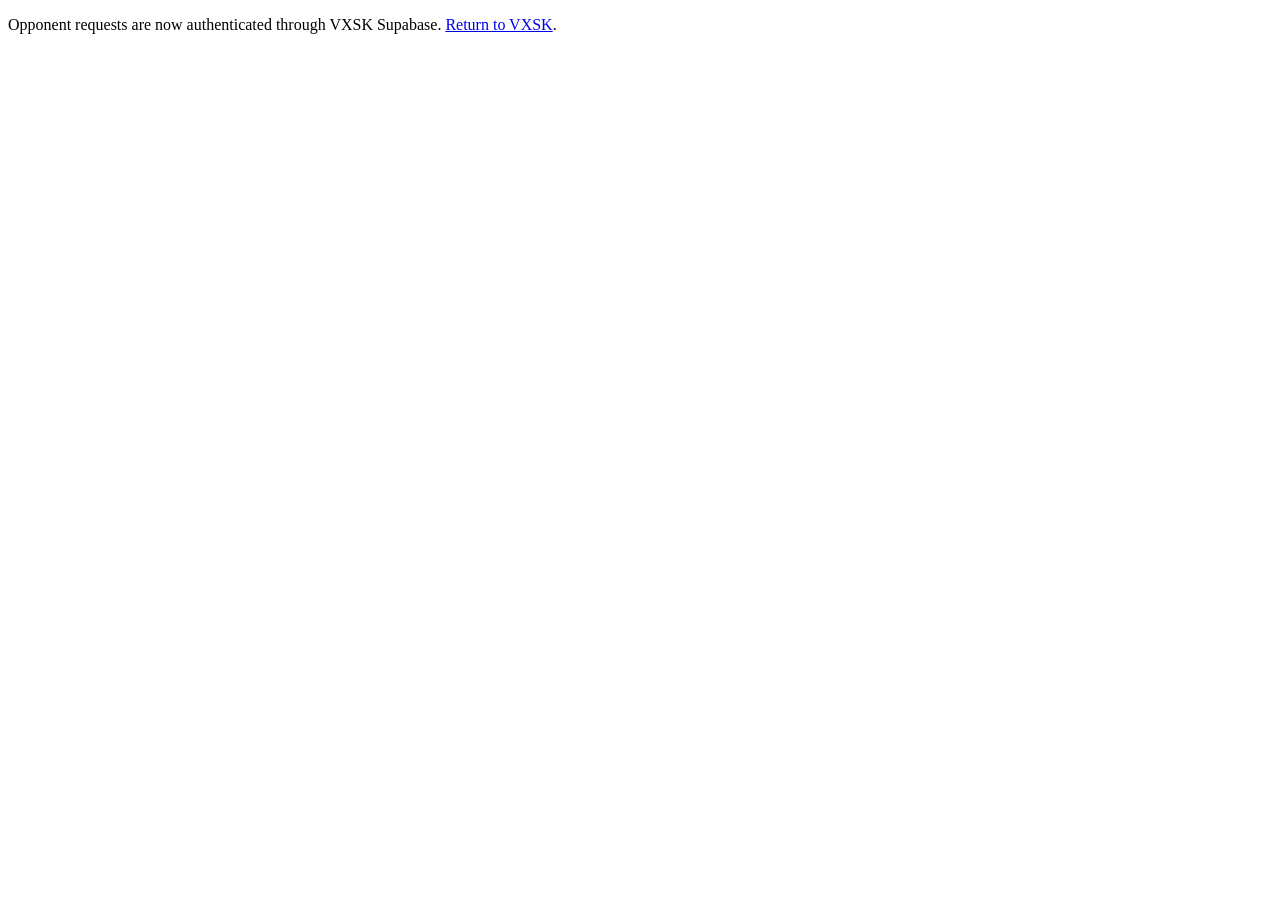
<file: forms.html>
<!doctype html><html lang="en"><head><meta charset="utf-8"><meta name="robots" content="noindex,nofollow"><title>VXSK requests</title></head><body><p>Opponent requests are now authenticated through VXSK Supabase. <a href="./">Return to VXSK</a>.</p></body></html>
</file>
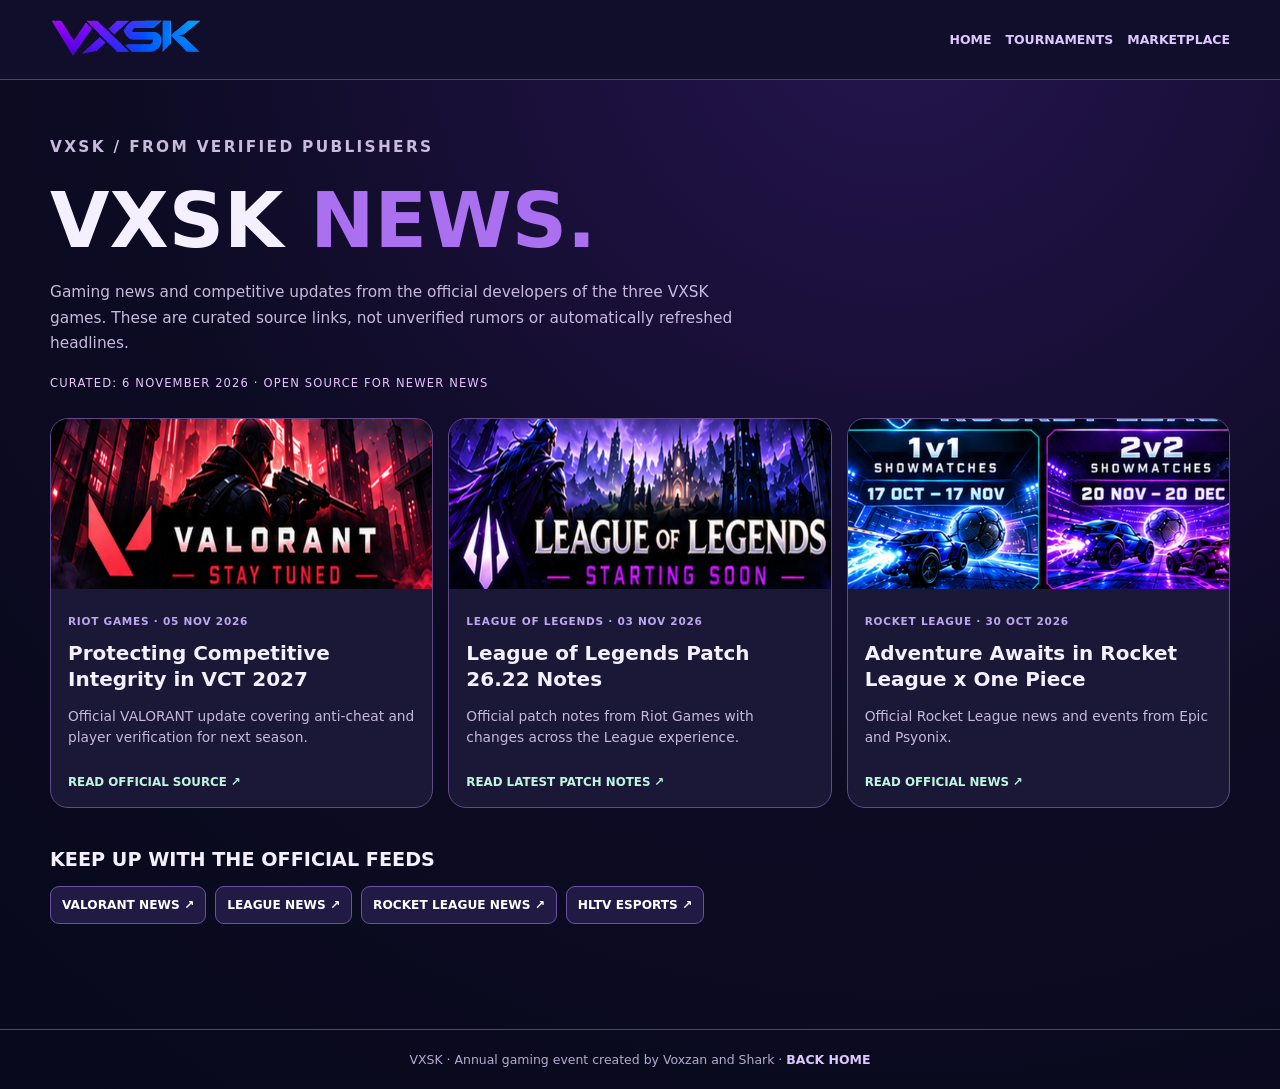
<file: news.html>
<!doctype html>
<html lang="en"><head><meta charset="utf-8"><meta name="viewport" content="width=device-width,initial-scale=1"><meta name="theme-color" content="#120b32"><title>VXSK News · Official Gaming Updates</title><meta name="description" content="Latest curated official Rocket League, VALORANT and League of Legends news. Source links directly to publishers."><link rel="icon" href="favicon.svg"><link rel="stylesheet" href="vxsk-v20-ui.css?v=20.0"></head>
<body class="v20-news-page"><header class="v20-news-header"><a href="index.html"><img src="assets/vxsk-wordmark.webp" alt="VXSK" width="152" height="38"></a><nav><a href="index.html">HOME</a><a href="arena.html">TOURNAMENTS</a><a href="merch.html">MARKETPLACE</a></nav></header>
<main class="v20-news-main"><p class="v20-kicker">VXSK / FROM VERIFIED PUBLISHERS</p><h1>VXSK <span>NEWS.</span></h1><p>Gaming news and competitive updates from the official developers of the three VXSK games. These are curated source links, not unverified rumors or automatically refreshed headlines.</p><p class="v20-news-update">CURATED: 6 NOVEMBER 2026 · OPEN SOURCE FOR NEWER NEWS</p>
<section class="v20-news-grid" aria-label="Official gaming articles">
<article class="v20-news-tile"><img src="assets/game-valorant.webp" alt="" loading="lazy"><div><span class="v20-news-publisher">RIOT GAMES · 05 NOV 2026</span><h2>Protecting Competitive Integrity in VCT 2027</h2><p>Official VALORANT update covering anti-cheat and player verification for next season.</p><a href="https://playvalorant.com/en-gb/news/game-updates/protecting-competitive-integrity-in-vct-2027/" target="_blank" rel="noopener noreferrer">READ OFFICIAL SOURCE ↗</a></div></article>
<article class="v20-news-tile"><img src="assets/game-league.webp" alt="" loading="lazy"><div><span class="v20-news-publisher">LEAGUE OF LEGENDS · 03 NOV 2026</span><h2>League of Legends Patch 26.22 Notes</h2><p>Official patch notes from Riot Games with changes across the League experience.</p><a href="https://www.leagueoflegends.com/en-us/news/game-updates/" target="_blank" rel="noopener noreferrer">READ LATEST PATCH NOTES ↗</a></div></article>
<article class="v20-news-tile"><img src="assets/game-rocket.webp" alt="" loading="lazy"><div><span class="v20-news-publisher">ROCKET LEAGUE · 30 OCT 2026</span><h2>Adventure Awaits in Rocket League x One Piece</h2><p>Official Rocket League news and events from Epic and Psyonix.</p><a href="https://www.rocketleague.com/news" target="_blank" rel="noopener noreferrer">READ OFFICIAL NEWS ↗</a></div></article>
</section>
<section class="v20-official-feeds"><h2>KEEP UP WITH THE OFFICIAL FEEDS</h2><div class="v20-feed-grid"><a href="https://playvalorant.com/en-us/news/" target="_blank" rel="noopener noreferrer">VALORANT NEWS ↗</a><a href="https://www.leagueoflegends.com/en-us/news/" target="_blank" rel="noopener noreferrer">LEAGUE NEWS ↗</a><a href="https://www.rocketleague.com/news" target="_blank" rel="noopener noreferrer">ROCKET LEAGUE NEWS ↗</a><a href="https://www.hltv.org/news" target="_blank" rel="noopener noreferrer">HLTV ESPORTS ↗</a></div></section>
</main><footer class="v20-news-footer">VXSK · Annual gaming event created by Voxzan and Shark · <a href="index.html">BACK HOME</a></footer></body></html>
</file>
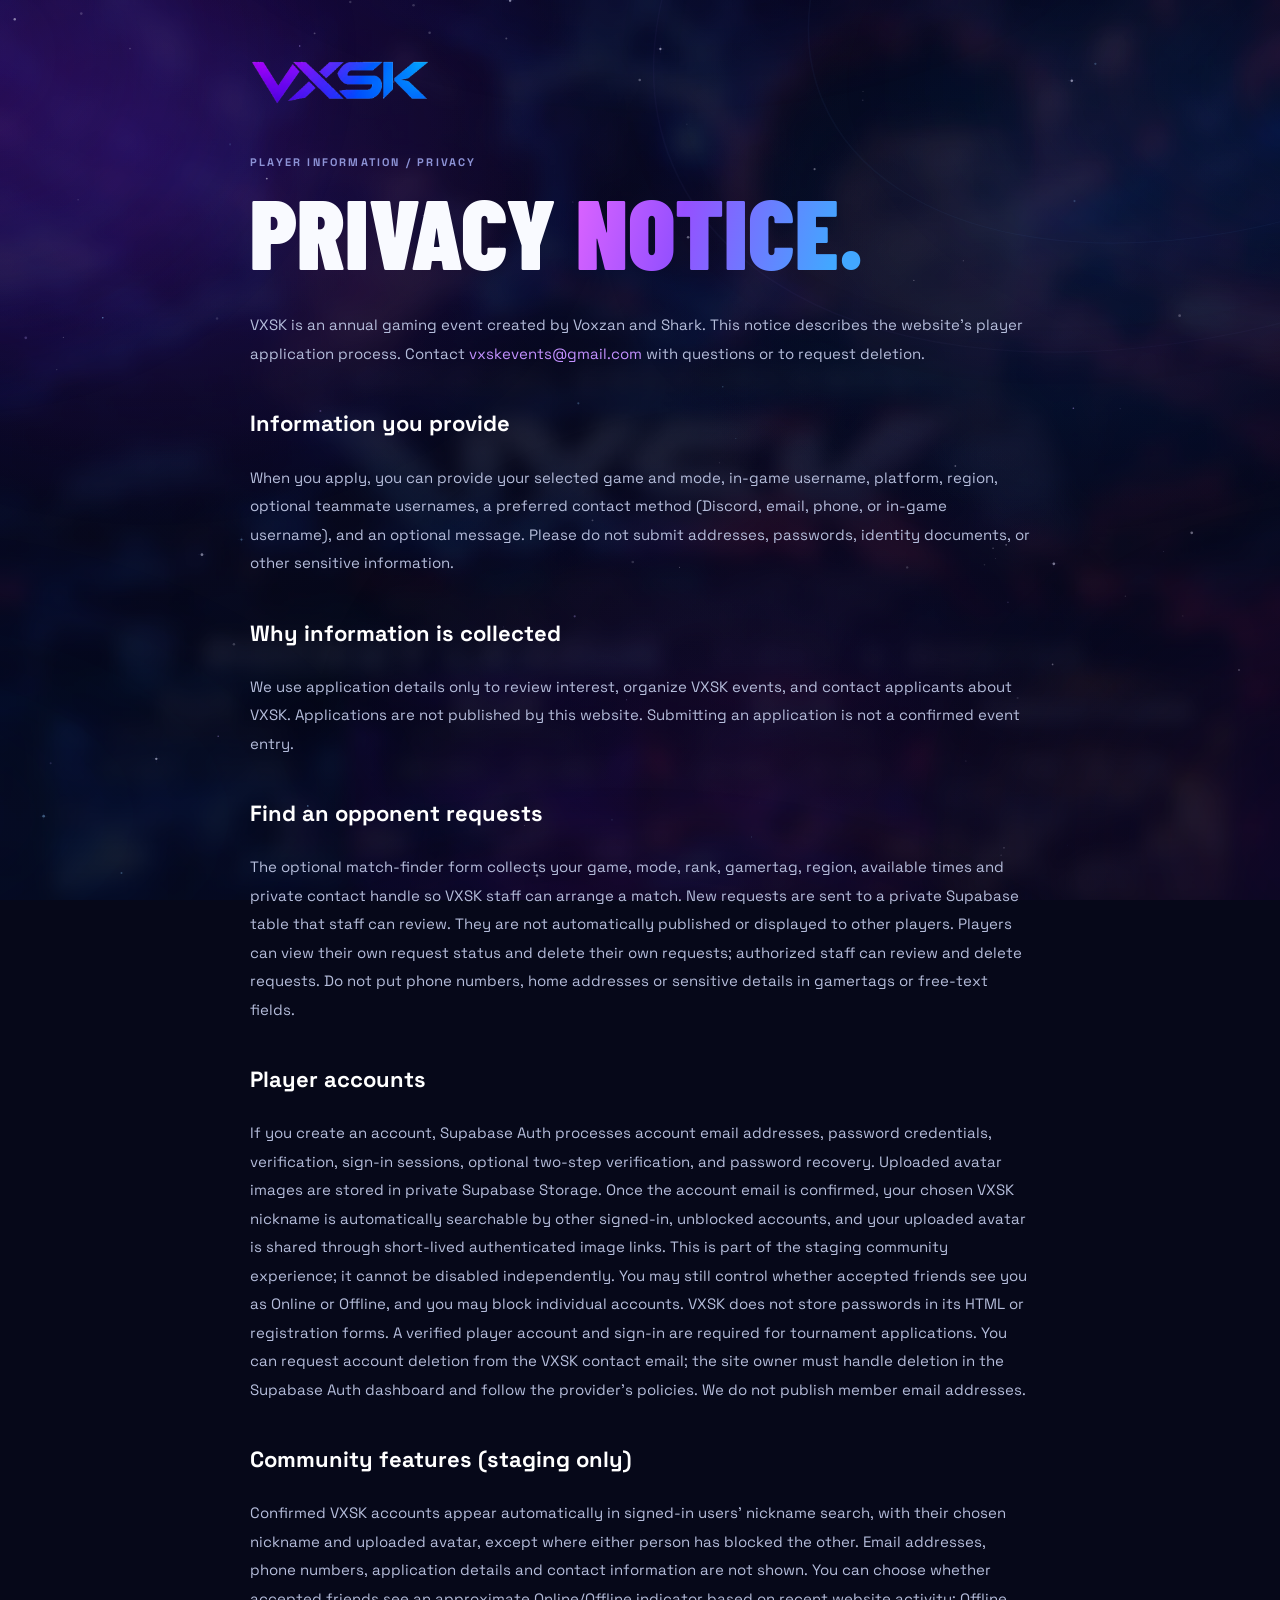
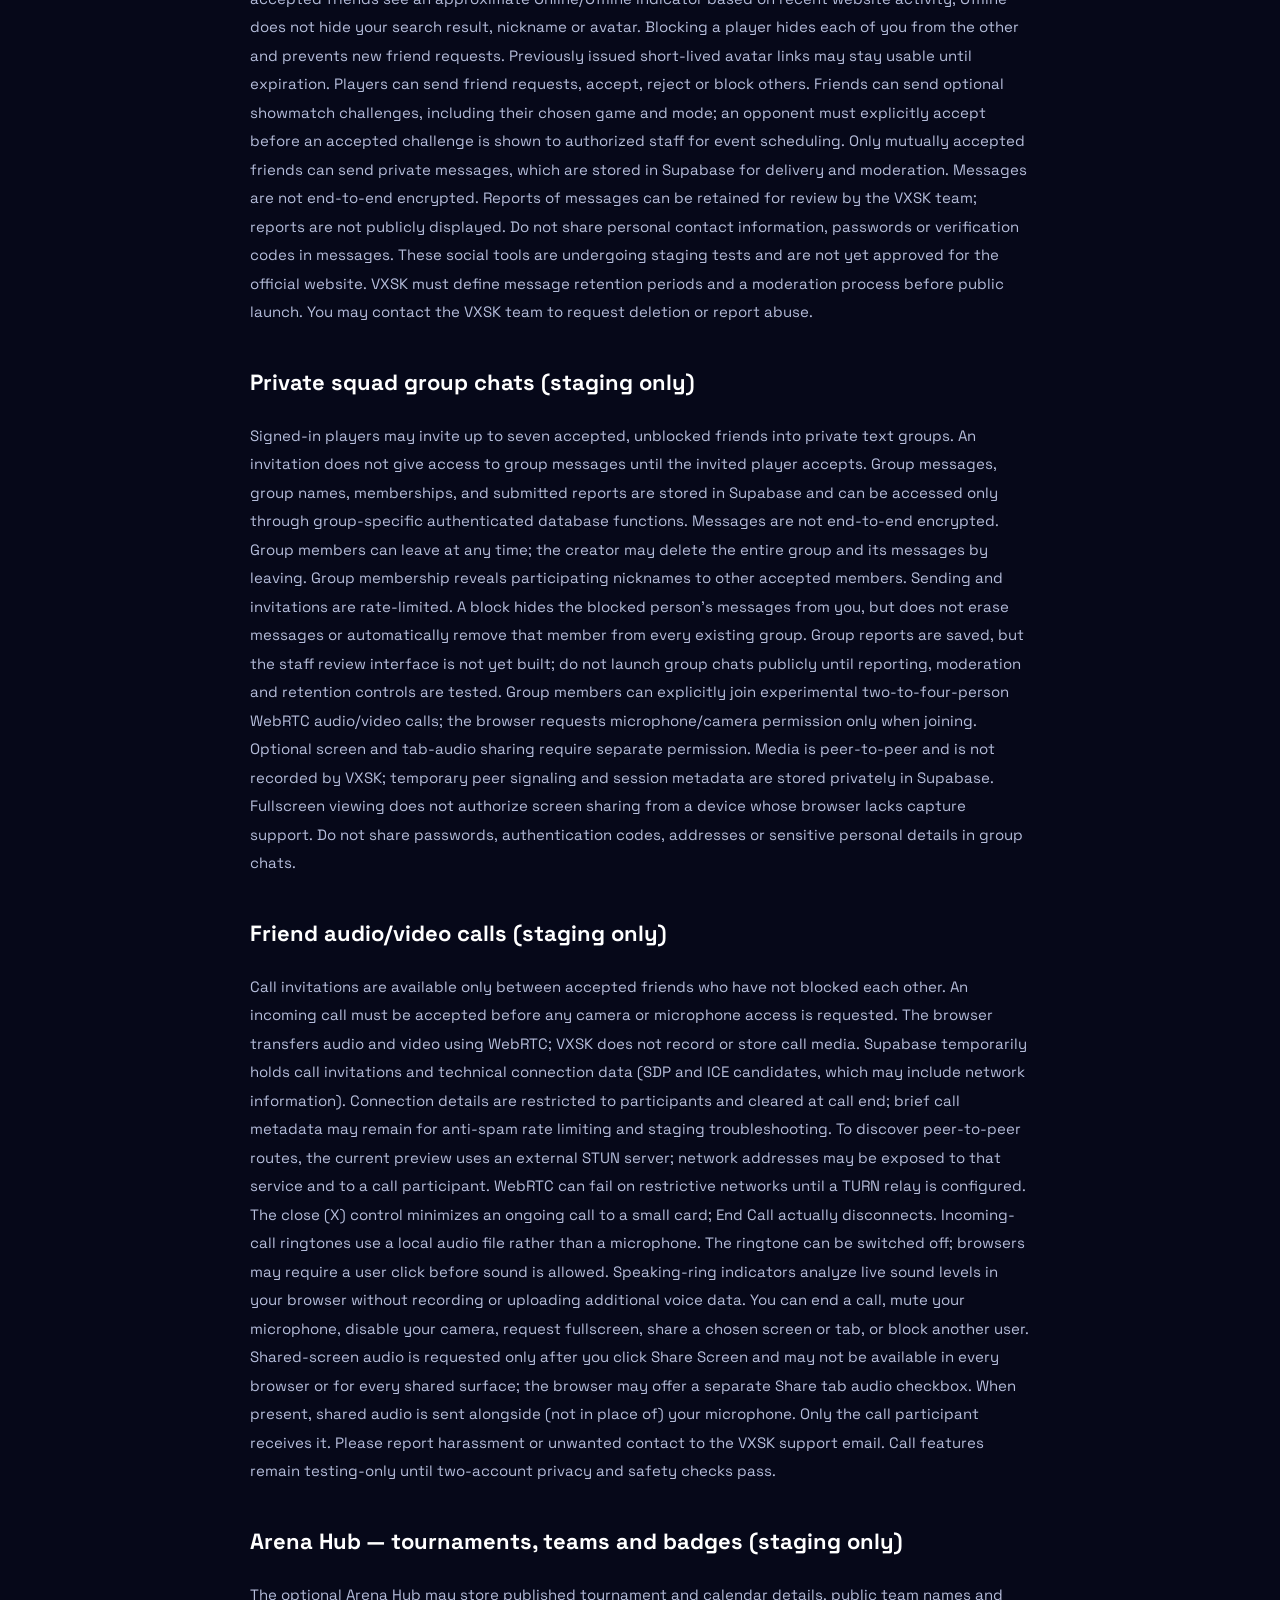
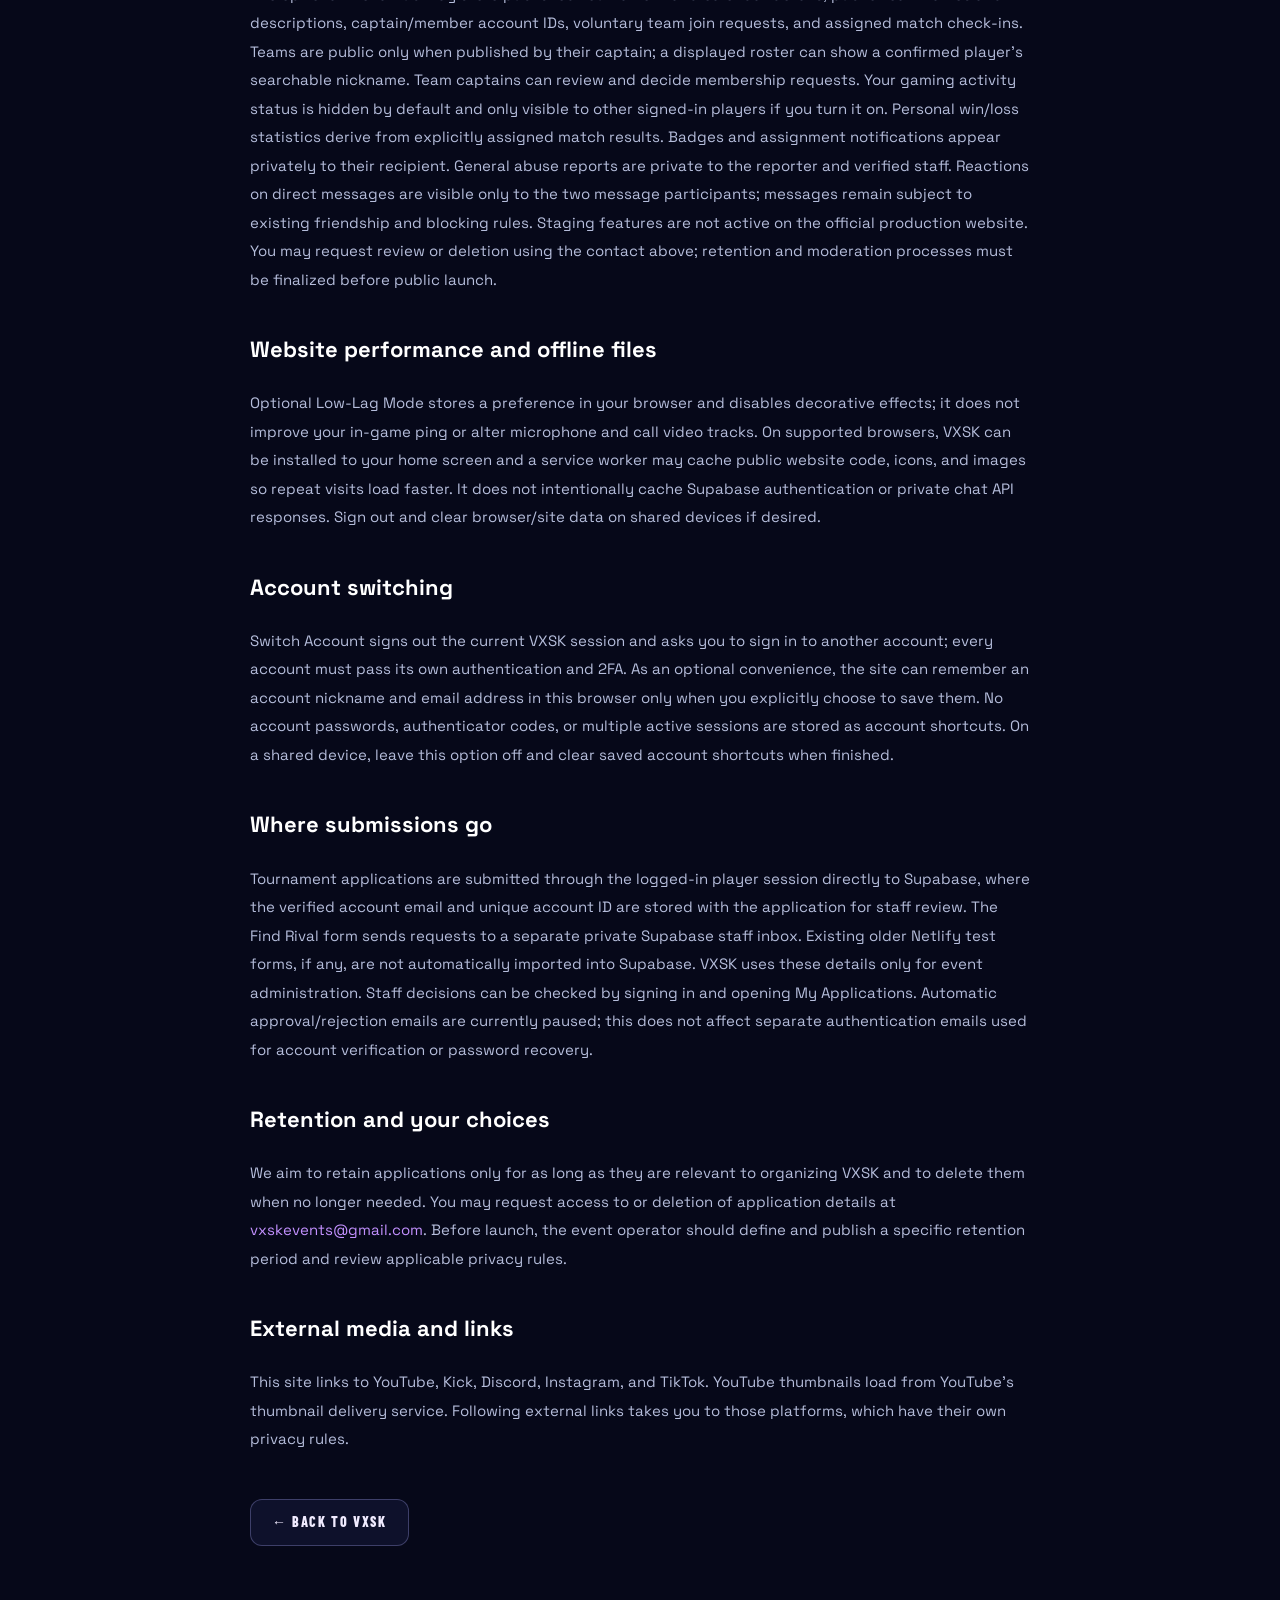
<file: privacy.html>
<!doctype html><html lang="en"><head><meta charset="utf-8"><meta name="viewport" content="width=device-width,initial-scale=1"><meta name="theme-color" content="#07091b"><title>Privacy notice — VXSK</title><meta name="description" content="How VXSK uses player application information."><link rel="stylesheet" href="styles.css"><link rel="icon" href="favicon.svg" type="image/svg+xml"><link rel="preconnect" href="https://fonts.googleapis.com"><link rel="preconnect" href="https://fonts.gstatic.com" crossorigin><link href="https://fonts.googleapis.com/css2?family=Barlow+Condensed:wght@700;800;900&family=Space+Grotesk:wght@400;600;700&display=swap" rel="stylesheet">
<link rel="stylesheet" href="vxsk-p15-galaxy.css?v=15.0.1">
<script defer src="vxsk-p15-galaxy.js?v=15.0.1"></script>
</head><body><div class="ambient-backdrop" aria-hidden="true"></div><div class="ambient-wash" aria-hidden="true"></div><main class="shell standalone standalone-privacy"><a href="index.html"><img src="assets/vxsk-wordmark.webp" alt="VXSK home" width="180"></a><p class="kicker standalone-kicker">PLAYER INFORMATION / PRIVACY</p><h1 class="standalone-title">PRIVACY <span class="gradient-text">NOTICE.</span></h1><div class="privacy-copy"><p>VXSK is an annual gaming event created by Voxzan and Shark. This notice describes the website's player application process. Contact <a class="privacy-link" href="mailto:vxskevents@gmail.com">vxskevents@gmail.com</a> with questions or to request deletion.</p><h2 class="privacy-heading">Information you provide</h2><p>When you apply, you can provide your selected game and mode, in-game username, platform, region, optional teammate usernames, a preferred contact method (Discord, email, phone, or in-game username), and an optional message. Please do not submit addresses, passwords, identity documents, or other sensitive information.</p><h2 class="privacy-heading">Why information is collected</h2><p>We use application details only to review interest, organize VXSK events, and contact applicants about VXSK. Applications are not published by this website. Submitting an application is not a confirmed event entry.</p><h2 class="privacy-heading">Find an opponent requests</h2><p>The optional match-finder form collects your game, mode, rank, gamertag, region, available times and private contact handle so VXSK staff can arrange a match. New requests are sent to a private Supabase table that staff can review. They are not automatically published or displayed to other players. Players can view their own request status and delete their own requests; authorized staff can review and delete requests. Do not put phone numbers, home addresses or sensitive details in gamertags or free-text fields.</p><h2 class="privacy-heading">Player accounts</h2><p>If you create an account, Supabase Auth processes account email addresses, password credentials, verification, sign-in sessions, optional two-step verification, and password recovery. Uploaded avatar images are stored in private Supabase Storage. Once the account email is confirmed, your chosen VXSK nickname is automatically searchable by other signed-in, unblocked accounts, and your uploaded avatar is shared through short-lived authenticated image links. This is part of the staging community experience; it cannot be disabled independently. You may still control whether accepted friends see you as Online or Offline, and you may block individual accounts. VXSK does not store passwords in its HTML or registration forms. A verified player account and sign-in are required for tournament applications. You can request account deletion from the VXSK contact email; the site owner must handle deletion in the Supabase Auth dashboard and follow the provider's policies. We do not publish member email addresses.</p><h2 class="privacy-heading">Community features (staging only)</h2><p>Confirmed VXSK accounts appear automatically in signed-in users' nickname search, with their chosen nickname and uploaded avatar, except where either person has blocked the other. Email addresses, phone numbers, application details and contact information are not shown. You can choose whether accepted friends see an approximate Online/Offline indicator based on recent website activity; Offline does not hide your search result, nickname or avatar. Blocking a player hides each of you from the other and prevents new friend requests. Previously issued short-lived avatar links may stay usable until expiration. Players can send friend requests, accept, reject or block others. Friends can send optional showmatch challenges, including their chosen game and mode; an opponent must explicitly accept before an accepted challenge is shown to authorized staff for event scheduling. Only mutually accepted friends can send private messages, which are stored in Supabase for delivery and moderation. Messages are not end-to-end encrypted. Reports of messages can be retained for review by the VXSK team; reports are not publicly displayed. Do not share personal contact information, passwords or verification codes in messages. These social tools are undergoing staging tests and are not yet approved for the official website. VXSK must define message retention periods and a moderation process before public launch. You may contact the VXSK team to request deletion or report abuse.</p><h2 class="privacy-heading">Private squad group chats (staging only)</h2><p>Signed-in players may invite up to seven accepted, unblocked friends into private text groups. An invitation does not give access to group messages until the invited player accepts. Group messages, group names, memberships, and submitted reports are stored in Supabase and can be accessed only through group-specific authenticated database functions. Messages are not end-to-end encrypted. Group members can leave at any time; the creator may delete the entire group and its messages by leaving. Group membership reveals participating nicknames to other accepted members. Sending and invitations are rate-limited. A block hides the blocked person's messages from you, but does not erase messages or automatically remove that member from every existing group. Group reports are saved, but the staff review interface is not yet built; do not launch group chats publicly until reporting, moderation and retention controls are tested. Group members can explicitly join experimental two-to-four-person WebRTC audio/video calls; the browser requests microphone/camera permission only when joining. Optional screen and tab-audio sharing require separate permission. Media is peer-to-peer and is not recorded by VXSK; temporary peer signaling and session metadata are stored privately in Supabase. Fullscreen viewing does not authorize screen sharing from a device whose browser lacks capture support. Do not share passwords, authentication codes, addresses or sensitive personal details in group chats.</p><h2 class="privacy-heading">Friend audio/video calls (staging only)</h2><p>Call invitations are available only between accepted friends who have not blocked each other. An incoming call must be accepted before any camera or microphone access is requested. The browser transfers audio and video using WebRTC; VXSK does not record or store call media. Supabase temporarily holds call invitations and technical connection data (SDP and ICE candidates, which may include network information). Connection details are restricted to participants and cleared at call end; brief call metadata may remain for anti-spam rate limiting and staging troubleshooting. To discover peer-to-peer routes, the current preview uses an external STUN server; network addresses may be exposed to that service and to a call participant. WebRTC can fail on restrictive networks until a TURN relay is configured. The close (X) control minimizes an ongoing call to a small card; End Call actually disconnects. Incoming-call ringtones use a local audio file rather than a microphone. The ringtone can be switched off; browsers may require a user click before sound is allowed. Speaking-ring indicators analyze live sound levels in your browser without recording or uploading additional voice data. You can end a call, mute your microphone, disable your camera, request fullscreen, share a chosen screen or tab, or block another user. Shared-screen audio is requested only after you click Share Screen and may not be available in every browser or for every shared surface; the browser may offer a separate Share tab audio checkbox. When present, shared audio is sent alongside (not in place of) your microphone. Only the call participant receives it. Please report harassment or unwanted contact to the VXSK support email. Call features remain testing-only until two-account privacy and safety checks pass.</p><h2 class="privacy-heading">Arena Hub — tournaments, teams and badges (staging only)</h2><p>The optional Arena Hub may store published tournament and calendar details, public team names and descriptions, captain/member account IDs, voluntary team join requests, and assigned match check-ins. Teams are public only when published by their captain; a displayed roster can show a confirmed player's searchable nickname. Team captains can review and decide membership requests. Your gaming activity status is hidden by default and only visible to other signed-in players if you turn it on. Personal win/loss statistics derive from explicitly assigned match results. Badges and assignment notifications appear privately to their recipient. General abuse reports are private to the reporter and verified staff. Reactions on direct messages are visible only to the two message participants; messages remain subject to existing friendship and blocking rules. Staging features are not active on the official production website. You may request review or deletion using the contact above; retention and moderation processes must be finalized before public launch.</p><h2 class="privacy-heading">Website performance and offline files</h2><p>Optional Low-Lag Mode stores a preference in your browser and disables decorative effects; it does not improve your in-game ping or alter microphone and call video tracks. On supported browsers, VXSK can be installed to your home screen and a service worker may cache public website code, icons, and images so repeat visits load faster. It does not intentionally cache Supabase authentication or private chat API responses. Sign out and clear browser/site data on shared devices if desired.</p><h2 class="privacy-heading">Account switching</h2><p>Switch Account signs out the current VXSK session and asks you to sign in to another account; every account must pass its own authentication and 2FA. As an optional convenience, the site can remember an account nickname and email address in this browser only when you explicitly choose to save them. No account passwords, authenticator codes, or multiple active sessions are stored as account shortcuts. On a shared device, leave this option off and clear saved account shortcuts when finished.</p><h2 class="privacy-heading">Where submissions go</h2><p>Tournament applications are submitted through the logged-in player session directly to Supabase, where the verified account email and unique account ID are stored with the application for staff review. The Find Rival form sends requests to a separate private Supabase staff inbox. Existing older Netlify test forms, if any, are not automatically imported into Supabase. VXSK uses these details only for event administration. Staff decisions can be checked by signing in and opening My Applications. Automatic approval/rejection emails are currently paused; this does not affect separate authentication emails used for account verification or password recovery.</p><h2 class="privacy-heading">Retention and your choices</h2><p>We aim to retain applications only for as long as they are relevant to organizing VXSK and to delete them when no longer needed. You may request access to or deletion of application details at <a class="privacy-link" href="mailto:vxskevents@gmail.com">vxskevents@gmail.com</a>. Before launch, the event operator should define and publish a specific retention period and review applicable privacy rules.</p><h2 class="privacy-heading">External media and links</h2><p>This site links to YouTube, Kick, Discord, Instagram, and TikTok. YouTube thumbnails load from YouTube's thumbnail delivery service. Following external links takes you to those platforms, which have their own privacy rules.</p><p class="privacy-back"><a href="index.html" class="btn btn-ghost">← BACK TO VXSK</a></p></div></main></body></html>
</file>
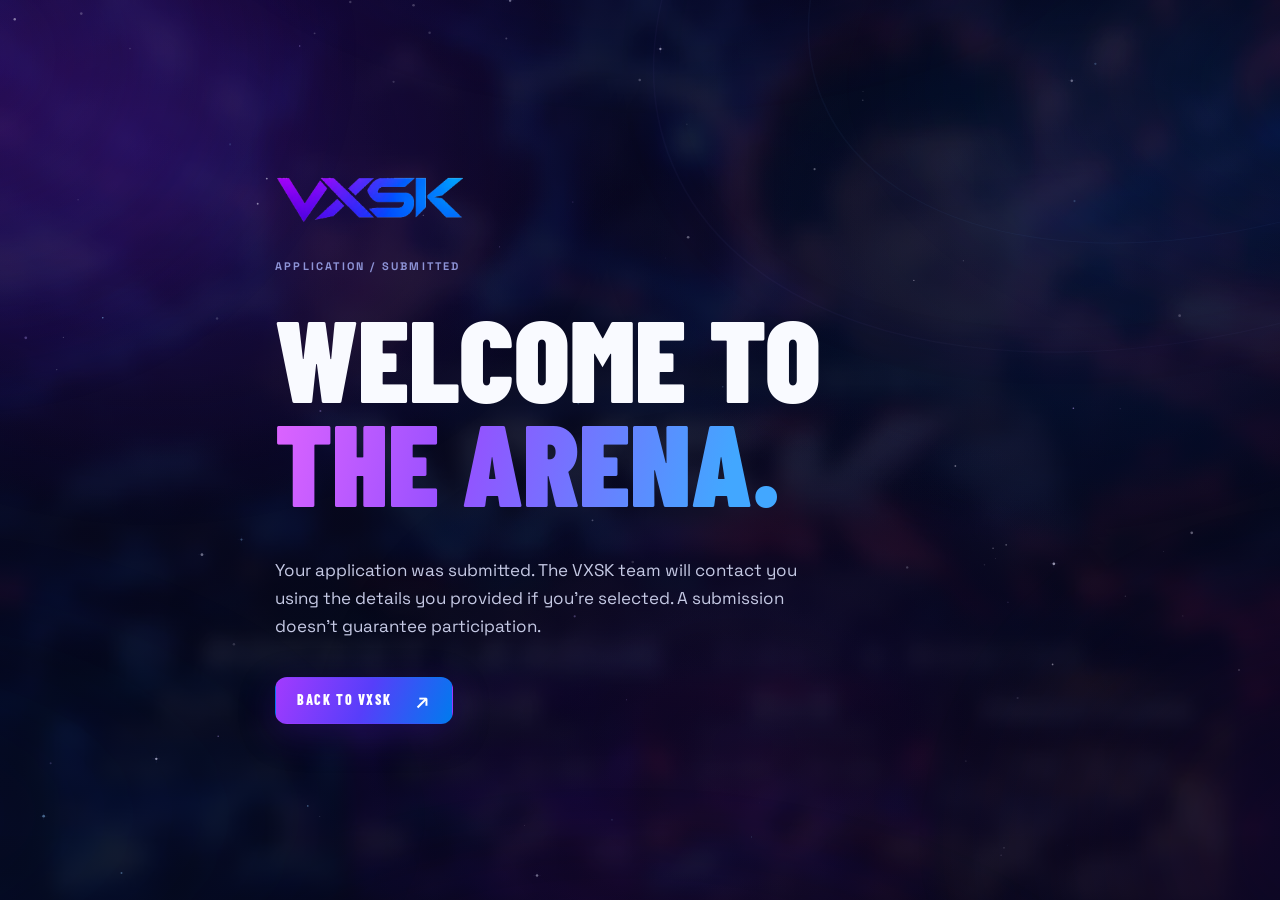
<file: thank-you.html>
<!doctype html><html lang="en"><head><meta charset="utf-8"><meta name="viewport" content="width=device-width,initial-scale=1"><meta name="theme-color" content="#07091b"><title>Application received — VXSK</title><link rel="stylesheet" href="styles.css"><link rel="icon" href="favicon.svg" type="image/svg+xml"><link rel="preconnect" href="https://fonts.googleapis.com"><link rel="preconnect" href="https://fonts.gstatic.com" crossorigin><link href="https://fonts.googleapis.com/css2?family=Barlow+Condensed:wght@700;800;900&family=Space+Grotesk:wght@400;600;700&display=swap" rel="stylesheet">
<link rel="stylesheet" href="vxsk-p15-galaxy.css?v=15.0.1">
<script defer src="vxsk-p15-galaxy.js?v=15.0.1"></script>
</head><body><div class="ambient-backdrop" aria-hidden="true"></div><div class="ambient-wash" aria-hidden="true"></div><main class="shell standalone standalone-confirm"><a href="index.html"><img src="assets/vxsk-wordmark.webp" alt="VXSK home" width="190"></a><p class="kicker standalone-kicker">APPLICATION / SUBMITTED</p><h1 class="standalone-title">WELCOME TO<br><span class="gradient-text">THE ARENA.</span></h1><p class="standalone-lead">Your application was submitted. The VXSK team will contact you using the details you provided if you're selected. A submission doesn't guarantee participation.</p><a href="index.html" class="btn btn-main standalone-button">BACK TO VXSK <span>↗</span></a></main></body></html>
</file>
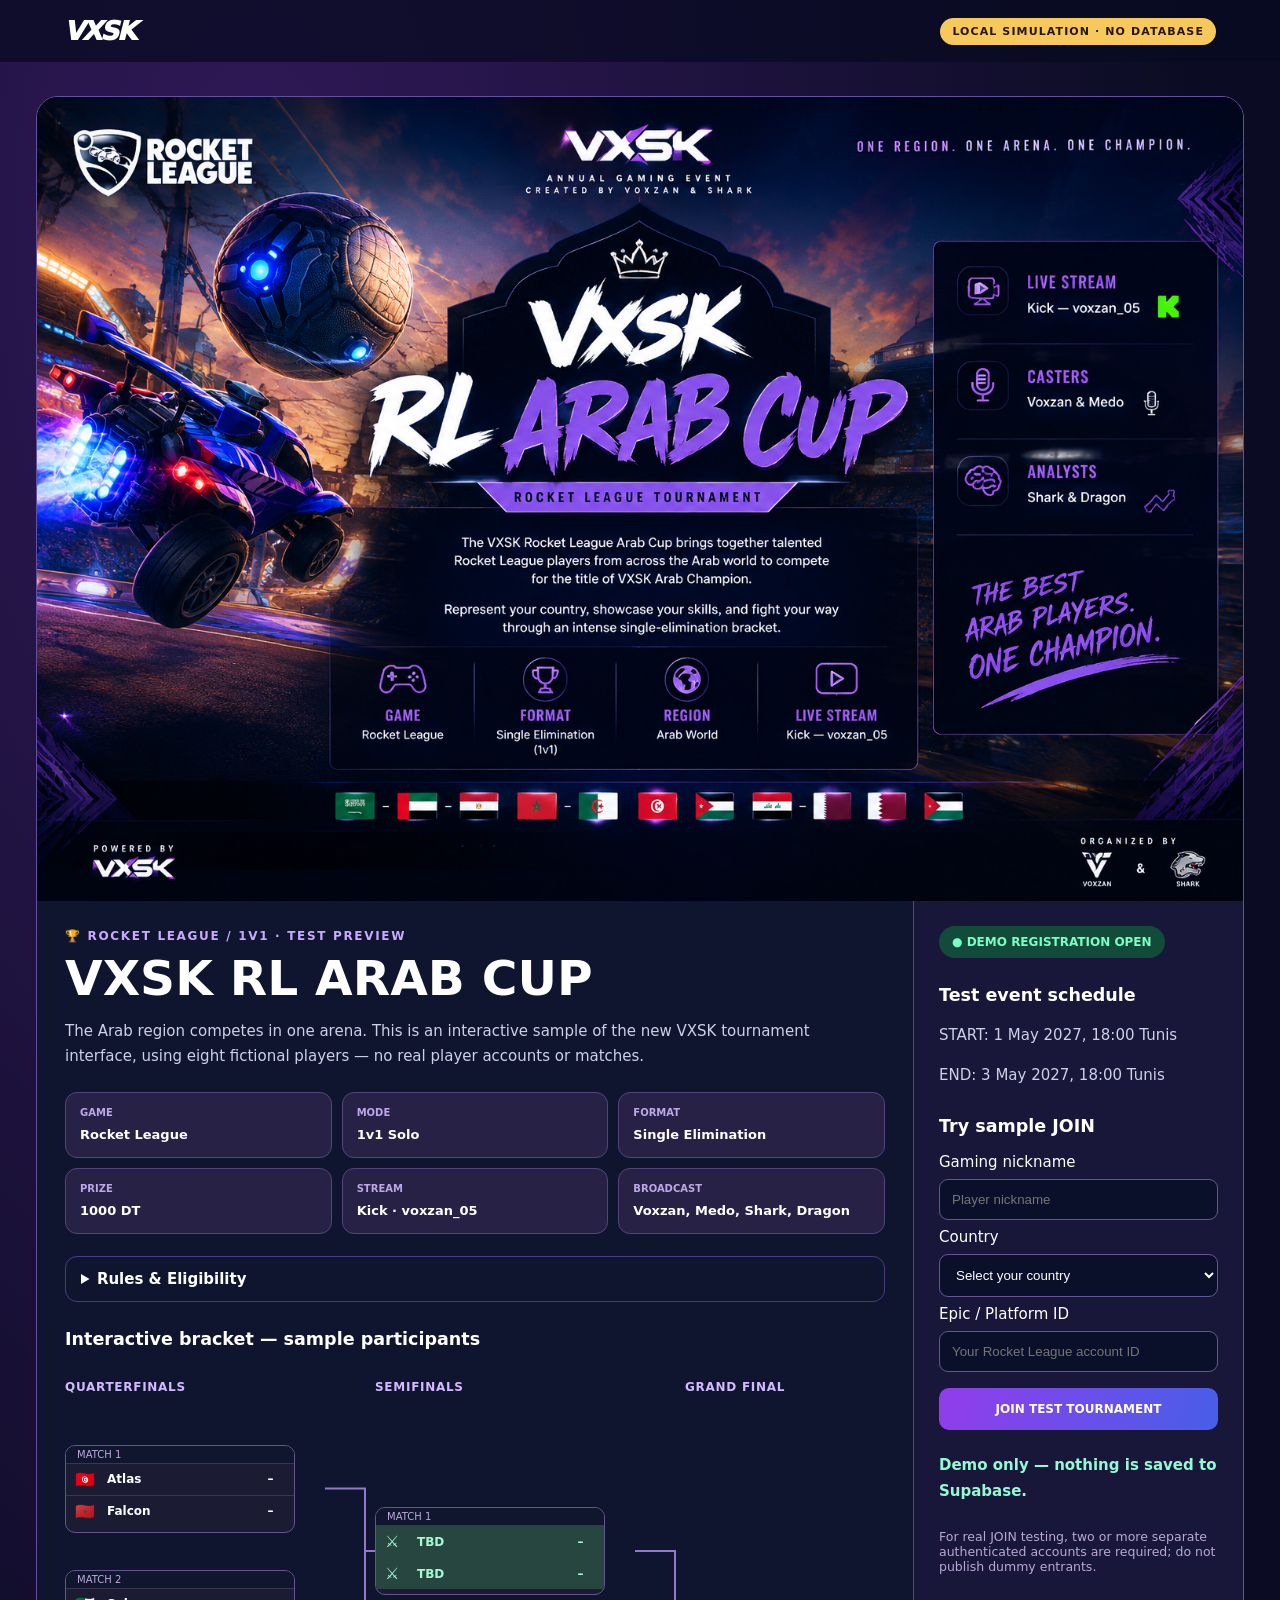
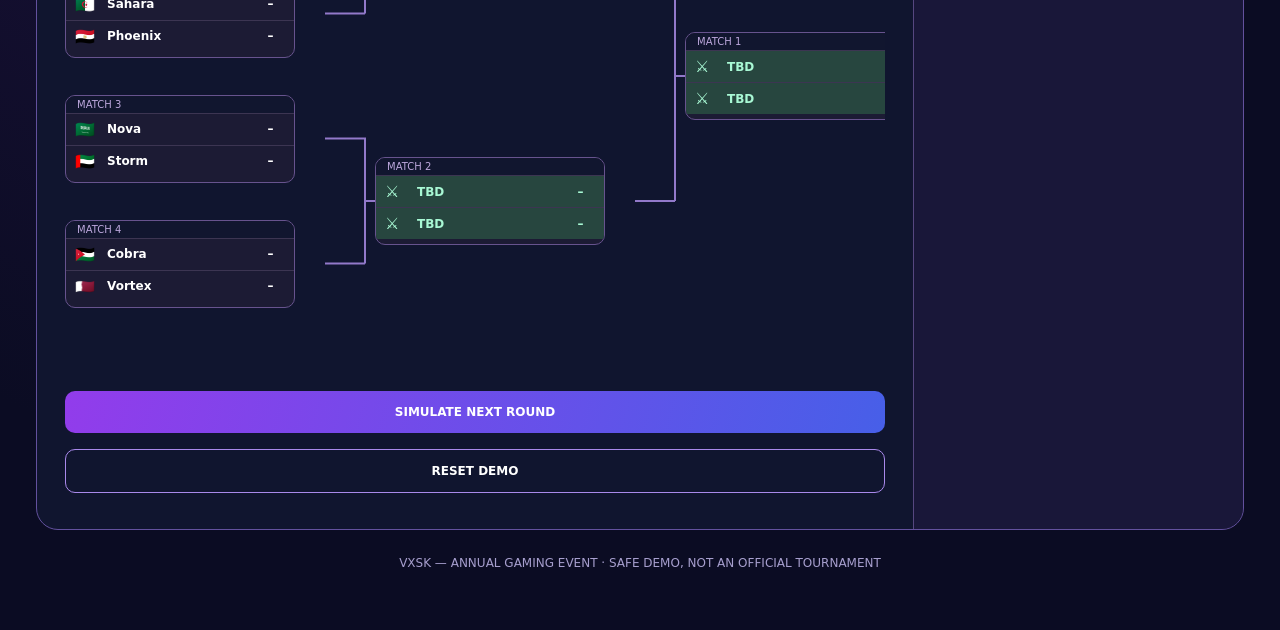
<file: vxsk-tournament-demo.html>
<!doctype html><html lang="en"><head><meta charset="utf-8"><meta name="viewport" content="width=device-width,initial-scale=1"><title>VXSK Tournament — SAFE Demo</title>
<style>*{box-sizing:border-box}body{margin:0;background:radial-gradient(ellipse at 20% 10%,#301858,#0b0c23 65%);color:#fff;font:15px system-ui,-apple-system,sans-serif}a{color:#d9c6ff}.top{background:#080b21b8;padding:16px max(22px,5vw);display:flex;align-items:center;justify-content:space-between}.logo{font-size:26px;font-weight:1000;font-style:italic;letter-spacing:-.08em}.demo{background:#f7c85c;color:#281500;border-radius:20px;padding:7px 12px;font-size:11px;font-weight:900;letter-spacing:.1em}main{max-width:1240px;margin:34px auto;padding:0 16px}.box{border:1px solid #63519e;border-radius:22px;overflow:hidden;background:#10152f}.hero{height:clamp(220px,38vw,435px);position:relative;background:#090d20;display:grid;place-items:center;overflow:hidden}.hero:before{content:"";position:absolute;inset:-20px;background-image:url('assets/vxsk-rl-arab-cup-demo-poster.png');background-size:cover;background-position:center;filter:blur(20px) brightness(.28)}.hero img{position:relative;height:100%;width:100%;object-fit:contain;padding:10px 15px 25px}.hero span{position:absolute;bottom:12px;font-weight:800;letter-spacing:.25em;font-size:11px;text-shadow:0 2px 8px #000}.cols{display:grid;grid-template-columns:minmax(0,1fr) 330px}.body{padding:28px}.side{padding:25px;background:#2419447d;border-left:1px solid #564780}.kick{font-size:12px;color:#c9aaff;font-weight:800;letter-spacing:.14em}h1{font-size:clamp(26px,3.8vw,49px);margin:10px 0 12px;line-height:1.04}p{line-height:1.7;color:#cdd0e6}.chips{display:grid;grid-template-columns:repeat(3,1fr);gap:10px;margin:22px 0}.chip,.match{padding:14px;background:#272145;border:1px solid #51457c;border-radius:12px}.chip small{display:block;color:#bda7e7;font-size:10px;font-weight:800;margin-bottom:7px}.chip strong{font-size:13px}.status{display:inline-flex;padding:9px 13px;background:#134b3b;border-radius:30px;color:#7cfdc5;font-size:12px;font-weight:800}button{font:800 12px system-ui;cursor:pointer;background:linear-gradient(105deg,#923ceb,#475fe8);border:0;color:white;border-radius:10px;padding:14px;width:100%;margin:8px 0}.sub{background:transparent;border:1px solid #a989eb}input{width:100%;background:#0b102a;border:1px solid #655594;border-radius:9px;padding:12px;color:#fff;margin:8px 0}h3{margin-top:27px}.bracket{display:grid;grid-template-columns:repeat(3,minmax(0,1fr));gap:15px}.round{display:grid;align-content:start;gap:10px}.match{font-size:12px;display:grid;gap:5px}.match b{color:#c5a8ff}#msg{color:#93fad4;font-weight:700}small.note{display:block;color:#b9a8d7;padding-top:10px}details{border:1px solid #4b3a81;border-radius:12px;padding:13px 15px}summary{cursor:pointer;font-weight:800}.actions{margin-top:24px}.footer{text-align:center;padding:26px;color:#a79fce;font-size:12px}@media(max-width:800px){.cols{grid-template-columns:1fr}.side{border-left:0;border-top:1px solid #564780}.chips{grid-template-columns:repeat(2,1fr)}.bracket{grid-template-columns:1fr}.hero{height:250px}}
/* V17: same visual language as official bracket, but strictly isolated from Supabase. */
.hero {height:auto!important;min-height:0!important;overflow:visible!important;background:#090d20!important;display:block!important}
.hero:before {display:none!important}
.hero img {display:block!important;width:100%!important;height:auto!important;max-height:none!important;object-fit:contain!important;padding:0!important}
.hero span {display:none!important}
.bracket {display:block!important;max-width:100%;overflow:auto;padding:14px 0;scrollbar-width:thin;overscroll-behavior-x:contain}
.demo-board {position:relative;min-width:780px;max-width:none}
.demo-board svg {position:absolute;inset:0;width:100%;height:100%;pointer-events:none}
.demo-round-title {position:absolute;top:0;font-size:12px;letter-spacing:.06em;font-weight:800;color:#d3b9ff}
.demo-card {position:absolute;box-sizing:border-box;width:230px;height:88px;border:1px solid #67538e;background:#1c1b34;border-radius:10px;overflow:hidden}
.demo-card small{display:block;color:#bda8dd;font-size:10px;padding:3px 11px;background:#11162f}
.demo-player {display:grid;grid-template-columns:25px 1fr 29px;align-items:center;gap:7px;padding:4px 9px;border-top:1px solid #3c3552;font-size:12px;min-height:32px}
.demo-player strong{font-size:12px;font-weight:750}
.demo-player b{text-align:center;font-variant-numeric:tabular-nums}
.demo-player.winner{background:#27463f;color:#a8f8d4}
.demo-player .flag{font-size:16px}
select {width:100%;background:#0b102a;color:white;border:1px solid #655594;border-radius:9px;padding:12px;margin:8px 0}
@media(max-width:800px){.bracket{overflow-x:auto}.demo-board{min-width:780px}}

/* Mobile containment: local demo bracket can scroll, but page never overflows. */
.cols {grid-template-columns:minmax(0,1fr) 330px;min-width:0;max-width:100%}
.cols>.body,.cols>.side {min-width:0;max-width:100%;box-sizing:border-box}
.bracket {width:100%;min-width:0;overflow-x:auto;overflow-y:hidden}
.demo-board {width:930px;min-width:930px}
.chips {grid-template-columns:repeat(3,minmax(0,1fr))}
@media(max-width:800px) {
 .cols{grid-template-columns:minmax(0,1fr)}
 .body,.side{padding:17px}
 .chips{grid-template-columns:repeat(2,minmax(0,1fr))}
 .chip{min-width:0;overflow-wrap:anywhere}
 .bracket {max-width:100%;overflow-x:auto}
 h1,p,h3{overflow-wrap:anywhere}
}
</style></head><body>
<div class="top"><span class="logo">VXSK</span><span class="demo">LOCAL SIMULATION · NO DATABASE</span></div><main><div class="box"><div class="hero"><img src="assets/vxsk-rl-arab-cup-demo-poster.png" alt="Rocket League tournament visual"><span>ONE REGION. ONE ARENA. ONE CHAMPION.</span></div><div class="cols"><section class="body"><div class="kick">🏆 ROCKET LEAGUE / 1V1 · TEST PREVIEW</div><h1>VXSK RL ARAB CUP</h1><p>The Arab region competes in one arena. This is an interactive sample of the new VXSK tournament interface, using eight fictional players — no real player accounts or matches.</p><div class="chips"><div class="chip"><small>GAME</small><strong>Rocket League</strong></div><div class="chip"><small>MODE</small><strong>1v1 Solo</strong></div><div class="chip"><small>FORMAT</small><strong>Single Elimination</strong></div><div class="chip"><small>PRIZE</small><strong>1000 DT</strong></div><div class="chip"><small>STREAM</small><strong>Kick · voxzan_05</strong></div><div class="chip"><small>BROADCAST</small><strong>Voxzan, Medo, Shark, Dragon</strong></div></div><details><summary>Rules & Eligibility</summary><p>Single Elimination · Best-of-3 test fixtures · Fair play required. All sample players and results in this page are fictional.</p></details><h3 id="bracket">Interactive bracket — sample participants</h3><div id="rounds" class="bracket" tabindex="0" aria-label="Demo tournament bracket, scroll horizontally"></div><div class="actions"><button id="advance" type="button">SIMULATE NEXT ROUND</button><button id="reset" class="sub" type="button">RESET DEMO</button></div></section><aside class="side"><span class="status">● DEMO REGISTRATION OPEN</span><h3>Test event schedule</h3><p>START: 1 May 2027, 18:00 Tunis</p><p>END: 3 May 2027, 18:00 Tunis</p><h3>Try sample JOIN</h3><label>Gaming nickname<input id="nick" placeholder="Player nickname" maxlength="40"></label><label>Country<select id="country"><option value="">Select your country</option></select></label><label>Epic / Platform ID<input id="epic" placeholder="Your Rocket League account ID" maxlength="90"></label><button id="join">JOIN TEST TOURNAMENT</button><p id="msg">Demo only — nothing is saved to Supabase.</p><small class="note">For real JOIN testing, two or more separate authenticated accounts are required; do not publish dummy entrants.</small></aside></div></div><div class="footer">VXSK — ANNUAL GAMING EVENT · SAFE DEMO, NOT AN OFFICIAL TOURNAMENT</div></main>
<script src="vxsk-countries.js?v=17"></script>
<script>
/* Browser-only sample; NEVER writes to Supabase or creates real registrations. */
const participants=[['Atlas','TN'],['Falcon','MA'],['Sahara','DZ'],['Phoenix','EG'],['Nova','SA'],['Storm','AE'],['Cobra','JO'],['Vortex','QA']];
const pairs=[[0,1],[2,3],[4,5],[6,7]];
let rounds=[];
const flag=code=>code?String.fromCodePoint(...[...code].map(c=>127397+c.charCodeAt(0))):'⚔';
const country=document.getElementById('country');
for(const [code,name] of (window.VXSK_COUNTRIES||[])){const o=document.createElement('option');o.value=code;o.textContent=flag(code)+' '+name;country.append(o)}
const box=document.getElementById('rounds');
function reset(){rounds=[pairs.map(([a,b])=>({a:participants[a],b:participants[b],sa:null,sb:null}))];render()}
function winner(m){return m.sa===null||m.sb===null?null:m.sa>m.sb?m.a:m.b}
function scoreRound(){const current=rounds.at(-1);if(!current||!current.length||current.every(m=>winner(m)))return;
 current.forEach((m,i)=>{if(m.sa!==null)return;m.sa=i%2?1:3;m.sb=i%2?3:1});
 if(current.length>1){const next=[];for(let i=0;i<current.length;i+=2)next.push({a:winner(current[i]),b:winner(current[i+1]),sa:null,sb:null});rounds.push(next)}
 render();
}
function render(){box.replaceChildren();const W=230,G=80,H=125,C=46,cardH=88,levels=3;
 const board=document.createElement('div');board.className='demo-board';board.style.width=(levels*(W+G)-G+20)+'px';board.style.height=(4*H+65)+'px';
 const svg=document.createElementNS('http://www.w3.org/2000/svg','svg');svg.setAttribute('viewBox',`0 0 ${levels*(W+G)-G+20} ${4*H+65}`);svg.setAttribute('aria-hidden','true');
 let paths=[];
 for(let r=0;r<levels;r++){
  const x=r*(W+G),size=4/2**r;
  const heading=document.createElement('strong');heading.className='demo-round-title';heading.style.left=x+'px';heading.textContent=['QUARTERFINALS','SEMIFINALS','GRAND FINAL'][r];board.append(heading);
  for(let k=0;k<size;k++){
   const y=C+(k+.5)*H*2**r;
   const m=rounds[r]?.[k]||{a:null,b:null,sa:null,sb:null};
   const card=document.createElement('div');card.className='demo-card';card.style.left=x+'px';card.style.top=(y-cardH/2)+'px';
   const small=document.createElement('small');small.textContent='MATCH '+(k+1);card.append(small);
   for(const [player,score] of [[m.a,m.sa],[m.b,m.sb]]){
    const line=document.createElement('div');line.className='demo-player';if(winner(m)?.[0]===player?.[0])line.classList.add('winner');
    const icon=document.createElement('span');icon.className='flag';icon.textContent=flag(player?.[1]);
    const name=document.createElement('strong');name.textContent=player?.[0]||'TBD';
    const result=document.createElement('b');result.textContent=score??'–';line.append(icon,name,result);card.append(line);
   }board.append(card);
  }
  if(r<levels-1){for(let j=1;j<=size/2;j++){
   const cy1=C+(2*j-1-.5)*H*2**r,cy2=C+(2*j-.5)*H*2**r,mid=(cy1+cy2)/2;
   const x1=x+W,xm=x1+G/2,x2=x1+G;
   paths.push(`M${x1},${cy1} H${xm} V${cy2} M${x1},${cy2} H${xm} M${xm},${mid} H${x2}`);
  }}
 }
 const line=document.createElementNS('http://www.w3.org/2000/svg','path');line.setAttribute('d',paths.join(' '));line.setAttribute('fill','none');line.setAttribute('stroke','#9279ca');line.setAttribute('stroke-width','2');svg.append(line);board.prepend(svg);box.append(board);
 const last=rounds.at(-1);document.getElementById('advance').disabled=last.length===1&&last[0].sa!==null;
 const old=document.getElementById('champion');if(old)old.remove();
 if(last.length===1&&winner(last[0])){const champion=document.createElement('h3');champion.id='champion';champion.textContent='🏆 DEMO CHAMPION: '+winner(last[0])[0];box.after(champion)}
}
document.getElementById('advance').onclick=scoreRound;document.getElementById('reset').onclick=reset;
document.getElementById('join').onclick=()=>{const vals=['nick','country','epic'].map(id=>document.getElementById(id).value.trim());document.getElementById('msg').textContent=vals.every(Boolean)?'✓ Demo form validated; no personal data was saved.':'Enter nickname, country and platform ID to test the form.'};reset();
</script></body></html>
</file>
<file: vxsk-v20-ui.css>
/* VXSK V20 — crisp cards, minimal effects, keyboard accessible, low-lag mobile. */
:root{--v20-ink:#f5f0ff;--v20-muted:#bab2d5;--v20-line:#514475;--v20-bg:#15122f;--v20-focus:#c7a6ff}
.v20-kicker,.v20-eyebrow{color:#c9afff;font-size:.72rem;letter-spacing:.15em;text-transform:uppercase;font-weight:850}
.v20-muted{color:var(--v20-muted);font-size:.86rem}
.v20-feedback,.v20-account-state,.v20-buyer-status{color:#b6efdc;min-height:22px;font-size:.8rem;line-height:1.5;overflow-wrap:anywhere}
.v20-feedback[data-error="1"],.v20-account-state[data-error="1"],.v20-buyer-status[data-error="1"]{color:#ffb9bc}
/* Restore the real Owner navigation after server role + MFA checks. */
body.vxsk-simple-pro-ready #staff-command-nav:not(.vxsk-simple-expanded) > [data-staff-tab="cleanup"]:not([hidden]){display:flex!important}
#staff-command-nav #vxsk-owner-cleanup-tab:not([hidden]){display:flex!important}
#staff-command-nav #vxsk-owner-cleanup-tab[hidden]{display:none!important}
#staff-command-nav [data-staff-tab]:not([hidden]){border-radius:12px!important;transition:border-color .15s,background .15s,transform .15s}
#staff-command-nav [data-staff-tab]:not([hidden]):hover{border-color:#b18afa!important;background:#30245a!important;transform:translateX(2px)}
#staff-command-nav [data-staff-tab="cleanup"]:not([hidden]){border-color:#ad5973!important;background:#391d41!important}
#staff-command-nav .v20-staff-signout{width:100%;min-height:44px;border:1px solid #bc607a;border-radius:11px;background:#381c36;color:#ffe3eb;font-size:.75rem;font-weight:850;cursor:pointer}
#staff-command-nav .v20-staff-signout:hover{background:#63264c}
.vxsk-planner-label{background:#292140!important;border-color:#5d4a88!important;color:#d5c3ff!important;box-shadow:none!important;letter-spacing:.04em}
.v20-command-card{margin:20px 0;background:linear-gradient(135deg,#1a1737,#14132d);border:1px solid var(--v20-line);border-radius:18px;padding:19px;color:var(--v20-ink);min-width:0}
.v20-card-title{display:flex;gap:13px;align-items:center;margin-bottom:16px}.v20-card-title h3{margin:0;color:white;font-size:1.35rem}.v20-card-title p{color:var(--v20-muted);font-size:.83rem;margin:4px 0}.v20-card-icon{background:#4e337f;color:#e6d5ff;border-radius:12px;padding:13px;font-size:1.2rem}
.v20-filter,.v20-actions,.v20-confirm-actions,.v20-payment-links{display:flex;align-items:end;flex-wrap:wrap;gap:10px;margin:12px 0}
.v20-filter label{display:grid;gap:7px;flex:1;min-width:170px;color:#dfd0fd;font-size:.77rem;font-weight:800}
.v20-filter select,.v20-filter button,.v20-actions button,.v20-record-card button,.v20-notice button,.v20-payment-card button,.v20-confirm-actions button{border-radius:10px;border:1px solid #6b549c;background:#29204d;color:#fff;padding:10px 12px;font:inherit;font-size:.79rem;font-weight:800;cursor:pointer;min-height:41px}
.v20-filter select{width:100%}.v20-filter button,.v20-actions button{background:#653cb6}
.v20-record-list,.v20-inbox-list,.v20-payments-list{display:grid;gap:9px;max-height:460px;overflow:auto;overscroll-behavior:contain;padding:5px 2px}
.v20-record-card,.v20-notice,.v20-payment-card{display:flex;align-items:center;justify-content:space-between;gap:10px;background:#201a3e;border:1px solid #4b3c75;border-radius:12px;padding:12px;min-width:0}
.v20-payment-card{display:grid;align-items:start;gap:9px}.v20-record-card>div,.v20-notice>div{min-width:0;flex:1;overflow-wrap:anywhere}
.v20-record-card strong,.v20-notice strong,.v20-payment-card strong{display:block;font-size:.87rem;color:#f4efff}.v20-record-card small,.v20-notice small,.v20-payment-card small{display:block;color:#bdb1d6;font-size:.72rem;margin-top:5px}
.v20-record-card button:disabled,.v20-notice button:disabled{opacity:.55;cursor:not-allowed}
.v20-record-card button:not(:disabled){border-color:#db839c;color:#fff0f5;background:#55253f}
.v20-notice.is-new{border-left:3px solid #ae85fa}.v20-payment-links button{font-size:.76rem}
.v20-confirm-dialog{background:#17122f;color:#fff;border:1px solid #a380f3;border-radius:17px;padding:22px;width:min(500px,calc(100vw - 24px));max-height:85vh;overflow:auto;box-shadow:0 20px 80px #05020abd}
.v20-confirm-dialog::backdrop{background:#06030cce}.v20-confirm-form{display:grid;gap:12px}.v20-confirm-form h3{margin:0}.v20-confirm-form p{font-size:.86rem;color:#c3b9d9}.v20-confirm-form label{display:grid;gap:6px;font-size:.78rem;font-weight:850}.v20-confirm-form textarea,.v20-confirm-form input{font:inherit;background:#261c43;color:#fff;border:1px solid #7354b2;border-radius:9px;padding:11px;width:100%;box-sizing:border-box}.v20-confirm-actions .v20-danger-button{background:#842d50;border-color:#c05477}
/* Marketplace buyer steps, transfers and secure evidence */
.v20-buyer-guide,.v20-buyer-checkout{max-width:1180px;margin:24px auto;padding:24px;border-radius:19px;border:1px solid #6a4a9e;color:#f7f1ff;background:linear-gradient(140deg,#1b1538,#0d112e)}
.v20-buyer-head h2{font-size:clamp(1.35rem,3vw,2.2rem);letter-spacing:.02em;margin:6px 0}.v20-buyer-head p{font-size:.9rem;line-height:1.6;color:#c9bddf;margin:0 0 16px}
.v20-buyer-steps,.v20-buyer-methods{display:flex;flex-wrap:wrap;gap:8px;margin:12px 0}
.v20-buyer-steps span{flex:1 1 170px;padding:12px;border-radius:12px;background:#27204c;border:1px solid #52427a;font-size:.83rem;font-weight:850}
.v20-buyer-steps b{background:#5c39bd;padding:5px 7px;border-radius:7px;margin-right:8px}
.v20-buyer-methods span{padding:9px 13px;border-radius:8px;border:1px solid #63469b;background:#211943;font-weight:850;font-size:.73rem;color:#e6dafa}
.v20-buyer-note{font-size:.78rem;line-height:1.55;color:#bab1d7;margin:12px 0 0;max-width:92ch}
.v20-buyer-select{display:grid;grid-template-columns:minmax(0,1fr) auto;gap:10px;align-items:end}.v20-buyer-select label{display:grid;gap:8px;grid-column:1/-1;color:#dacaff;font-size:.77rem;font-weight:850}
.v20-buyer-select select,.v20-buyer-select button,.v20-buyer-cta button{font:inherit;border-radius:10px;border:1px solid #754eaf;background:#251c4b;color:#fff;min-height:46px;padding:10px 12px;cursor:pointer}
.v20-buyer-select label select{width:100%;min-width:0}.v20-buyer-select button{grid-column:1/-1;max-width:260px;background:#6940c8}
.v20-buyer-summary{background:#211b43;border:1px solid #534278;border-radius:13px;margin:14px 0;padding:15px;line-height:1.45;overflow-wrap:anywhere}
.v20-buyer-summary p{font-size:.85rem;color:#ccc1df;margin:7px 0}.v20-buyer-summary strong{color:#fff}
.v20-buyer-images{display:flex;flex-wrap:wrap;gap:10px;margin:14px 0}.v20-buyer-photo,.v20-buyer-photo-add{width:100px;height:108px;border:1px dashed #9569d5;border-radius:12px;background:#211a41;position:relative;display:grid;place-items:center;overflow:hidden}
.v20-buyer-photo img{width:100%;height:100%;object-fit:cover}.v20-buyer-photo small{position:absolute;bottom:0;background:#13102bd9;color:#fff;width:100%;text-align:center;font-size:.61rem;padding:4px}
.v20-buyer-photo button{position:absolute;right:4px;top:4px;border-radius:50%;width:26px;height:26px;border:0;background:#7e2648;color:#fff;cursor:pointer;font-size:1.1rem}
.v20-buyer-photo-add{font:inherit;color:#f7eaff;cursor:pointer;font-size:.72rem;font-weight:900}
.v20-buyer-cta button{background:linear-gradient(100deg,#8a42e3,#4e56cd);font-weight:900}.v20-buyer-cta button:disabled{opacity:.55;cursor:not-allowed}
/* Account: real scores, separate cosmetic XP, private history and one-tap signout */
.v20-account-card{border-radius:17px;background:linear-gradient(140deg,#1b1839,#17132c);border:1px solid #695294;padding:18px;margin:12px 0 18px;color:#fff;min-width:0}
.v20-account-heading h3{margin:4px 0 7px;color:#fff;font-size:1.3rem}.v20-account-heading p{font-size:.85rem;color:#c7bddc;line-height:1.55}
.v20-level-row{display:flex;align-items:center;gap:12px;margin:12px 0 9px}.v20-level-icon{width:57px;height:57px;background:linear-gradient(130deg,#fe447e,#be367c);color:#fff;border:1px solid #fd76a4;border-radius:15px;display:grid;place-items:center;font-weight:900;font-size:1.5rem}
.v20-level-row strong{font-size:1.3rem;display:block;color:#fff}.v20-level-row span{font-size:.78rem;color:#ccc2e5;display:block}
.v20-xp-track{height:10px;border-radius:30px;background:#3a3352;overflow:hidden}.v20-xp-track>span{display:block;background:linear-gradient(90deg,#ff4e8f,#8b5afb);height:100%;width:0;transition:width .3s}
.v20-account-metrics{display:grid;grid-template-columns:repeat(2,minmax(0,1fr));gap:9px;margin:14px 0}.v20-account-metrics div{border:1px solid #5e487d;padding:13px;border-radius:12px;background:#262042}
.v20-account-metrics strong{display:block;color:#fff;font-size:1.3rem}.v20-account-metrics span{color:#c8bada;font-size:.7rem;letter-spacing:.04em}
.v20-account-card h4{margin:18px 0 8px;color:#eee3ff;font-size:.88rem}
.v20-favorite-games{display:grid;grid-template-columns:repeat(3,minmax(0,1fr));gap:9px}.v20-game-card{background:#231c42;color:#fff;border:1px solid #574879;border-radius:12px;padding:7px;display:grid;gap:7px;text-align:center;cursor:pointer;min-width:0}.v20-game-card img{width:100%;height:70px;object-fit:cover;border-radius:7px}.v20-game-card strong{font-size:.68rem}.v20-game-card[aria-pressed="true"]{border-color:#e26afe;box-shadow:inset 0 0 0 1px #e26afe}
.v20-account-actions{display:flex;gap:8px;flex-wrap:wrap;margin-top:15px}.v20-account-actions button{font:inherit;border-radius:10px;border:1px solid #7556ad;background:#3b295f;color:#fff;min-height:42px;padding:10px 14px;cursor:pointer;font-size:.79rem;font-weight:850}.v20-account-actions #v20-account-signout{background:#5b2341;border-color:#c0567b}
.v20-history-grid{display:grid;grid-template-columns:repeat(2,minmax(0,1fr));gap:12px}.v20-history-grid>div{min-width:0}.v20-history-row{padding:10px;border-bottom:1px solid #514274}.v20-history-row strong{font-size:.8rem;display:block;color:white;overflow-wrap:anywhere}.v20-history-row small{font-size:.71rem;color:#c0b1d7;display:block;margin-top:4px}
.v20-nav-signout{font:inherit;font-size:.64rem;font-weight:900;border-radius:8px;border:1px solid #b14d6a;color:#ffcedc;background:#451a36;padding:8px;cursor:pointer;margin-left:5px}
body:has(#nav-user-chip[hidden]) .v20-nav-signout{display:none!important}
/* V20 source-verified news tiles and all interactive category header cards. */
.v20-news-strip{margin:24px 0;padding:21px;background:linear-gradient(135deg,#1a1539,#100e29);border:1px solid #655192;border-radius:18px;color:#fff}
.v20-news-title{display:flex;align-items:center;justify-content:space-between;gap:12px;margin-bottom:14px;flex-wrap:wrap}.v20-news-title h2{margin:4px 0;font-size:clamp(1.3rem,2.7vw,2rem);color:#fff}.v20-news-title em{font-style:normal;color:#b985ff}.v20-news-title p{color:#c1b7d9;font-size:.83rem;margin:0}.v20-news-title>a{border:1px solid #7d61c4;border-radius:9px;padding:10px;color:#fff;font-weight:850;font-size:.78rem;background:#382463;text-decoration:none}
.v20-news-mini-grid{display:grid;grid-template-columns:repeat(3,minmax(0,1fr));gap:12px}.v20-news-mini{min-width:0;display:flex;gap:10px;align-items:center;background:#201b3b;border:1px solid #554478;border-radius:12px;padding:9px;text-decoration:none;color:white;transition:border-color .15s,transform .15s}.v20-news-mini:hover{border-color:#b891fa;transform:translateY(-2px)}.v20-news-mini>img{width:81px;height:80px;object-fit:cover;border-radius:9px}.v20-news-mini>span{display:grid;gap:6px;min-width:0}.v20-news-mini small{font-size:.64rem;color:#bb9eff}.v20-news-mini strong{font-size:.82rem;line-height:1.3}.v20-news-mini span>span{font-size:.65rem;color:#bbf5d7}
.section.shell .section-head:not(.v20-news-title){border:1px solid transparent;border-radius:15px;padding:12px;transition:background .16s,border-color .16s}
.section.shell .section-head:not(.v20-news-title):hover{background:rgba(87,59,158,.12);border-color:rgba(178,144,242,.26)}
.header .nav-links :is(a,button):hover,.header .nav-more summary:hover{border-radius:9px;background:rgba(129,78,210,.2)!important;box-shadow:inset 0 0 0 1px #ab78ed69}
/* News archive page uses exactly the same cards as the homepage. */
.v20-news-page{background:radial-gradient(circle at 70% 0%,#25144e,#0d0b23 55%,#08091c);min-height:100vh;color:#f5f0ff;font-family:'Space Grotesk',system-ui,sans-serif;margin:0}
.v20-news-header{display:flex;align-items:center;justify-content:space-between;gap:16px;padding:19px max(20px,calc((100vw - 1180px)/2));border-bottom:1px solid #514178;background:#110e2c}.v20-news-header nav{display:flex;gap:14px;flex-wrap:wrap}.v20-news-header a,.v20-news-footer a{color:#dfc7ff;text-decoration:none;font-weight:850;font-size:.78rem}
.v20-news-main{max-width:1180px;margin:auto;padding:40px 20px 65px}.v20-news-main h1{font-size:clamp(2.5rem,6vw,5.5rem);margin:8px 0}.v20-news-main h1 span{color:#aa70f0}.v20-news-main>p{max-width:70ch;font-size:.96rem;line-height:1.65;color:#c7bbde}.v20-news-main .v20-news-update{color:#e6c5ff;font-size:.72rem;letter-spacing:.1em;margin:18px 0 25px}
.v20-news-grid{display:grid;grid-template-columns:repeat(3,minmax(0,1fr));gap:15px}.v20-news-tile{background:#1b1737;border:1px solid #604a88;border-radius:18px;overflow:hidden;min-width:0}.v20-news-tile>img{width:100%;height:170px;object-fit:cover}.v20-news-tile>div{padding:17px}.v20-news-tile h2{font-size:1.25rem;line-height:1.3;margin:11px 0}.v20-news-tile p{font-size:.86rem;line-height:1.55;color:#c6badb}.v20-news-tile a{display:inline-block;margin-top:12px;color:#bdf7df;text-decoration:none;font-size:.74rem;font-weight:900}.v20-news-publisher{font-size:.66rem;letter-spacing:.07em;color:#bda8ef;font-weight:900}
.v20-official-feeds{margin:40px 0}.v20-official-feeds h2{font-size:1.2rem}.v20-feed-grid{display:flex;flex-wrap:wrap;gap:9px}.v20-feed-grid a{border:1px solid #6852a1;background:#211a45;border-radius:9px;padding:11px;color:white;font-weight:850;text-decoration:none;font-size:.76rem}.v20-news-footer{border-top:1px solid #52457d;padding:22px;text-align:center;font-size:.78rem;color:#b6a9d2}
:where(.v20-command-card,.v20-buyer-guide,.v20-buyer-checkout,.v20-account-card,.v20-news-strip) :is(button,a,select,textarea,input):focus-visible{outline:3px solid #ccabff;outline-offset:2px}
@media(max-width:900px){.v20-news-mini-grid,.v20-news-grid{grid-template-columns:1fr}.v20-news-mini>img{width:70px;height:70px}}
@media(max-width:680px){.v20-history-grid,.v20-account-metrics{grid-template-columns:1fr}.v20-favorite-games{gap:6px}.v20-game-card img{height:55px}.v20-buyer-guide,.v20-buyer-checkout{margin:13px 10px;padding:15px}.v20-news-strip{padding:13px}.v20-record-card{flex-wrap:wrap}.v20-record-card>button{width:100%}.v20-news-header{padding:16px}.v20-news-header img{max-width:112px;height:auto}.v20-news-header nav{gap:8px}}
@media(prefers-reduced-motion:reduce){.v20-news-mini,.section.shell .section-head,.v20-xp-track>span{transition:none!important}}

.v20-nav-signout[hidden]{display:none!important}
</file>
<file: styles.css>
:root{--bg:#060819;--bg2:#0a0d24;--surface:#10132b;--surface2:#151833;--white:#f9faff;--dim:#afb4d0;--muted:#848ba9;--purple:#a13bff;--pink:#d23dff;--blue:#067dff;--cyan:#63c9ff;--line:rgba(161,170,230,.14);--glow:rgba(104,43,237,.42);--max:1240px;--display:'Barlow Condensed',Impact,'Arial Narrow',sans-serif;--body:'Space Grotesk',system-ui,sans-serif}
*,*::before,*::after{box-sizing:border-box}html{scroll-behavior:smooth;scroll-padding-top:110px}body{margin:0;min-width:320px;background:var(--bg);color:var(--white);font:400 15px/1.65 var(--body);overflow-x:hidden}button,input,select,textarea{font:inherit}button,a{-webkit-tap-highlight-color:transparent}a{color:inherit;text-decoration:none}button{cursor:pointer}button:disabled{cursor:wait}img{display:block;max-width:100%}::selection{background:#8f36f9;color:#fff}section{position:relative}.shell{width:min(calc(100% - 90px),var(--max));margin-inline:auto}.skip-link{position:fixed;z-index:150;top:0;left:20px;padding:8px 20px;background:#fff;color:#090917;transform:translateY(-130%)}.skip-link:focus{transform:translateY(0)}:focus-visible{outline:2px solid #a870ff;outline-offset:4px}
.ambient-backdrop{position:fixed;inset:-45px;z-index:-6;pointer-events:none;background:url('assets/vxsk-ambient.webp') center top / cover no-repeat;opacity:.5;animation:ambientShift 34s ease-in-out infinite alternate}.ambient-wash{position:fixed;inset:0;z-index:-5;pointer-events:none;background:linear-gradient(180deg,rgba(5,6,21,.72),rgba(6,8,25,.77) 39%,rgba(6,8,25,.79) 80%,rgba(6,8,25,.88)),radial-gradient(ellipse at 8% 13%,rgba(75,26,162,.5),transparent 50%),radial-gradient(ellipse at 90% 47%,rgba(2,64,198,.25),transparent 49%)}.site-noise{position:fixed;inset:0;z-index:-4;opacity:.13;pointer-events:none;background-image:url("data:image/svg+xml,%3Csvg viewBox='0 0 180 180' xmlns='http://www.w3.org/2000/svg'%3E%3Cfilter id='noise'%3E%3CfeTurbulence type='fractalNoise' baseFrequency='.75' numOctaves='3' stitchTiles='stitch'/%3E%3C/filter%3E%3Crect width='100%25' height='100%25' filter='url(%23noise)' opacity='.21'/%3E%3C/svg%3E")}.particles{position:fixed;inset:0;z-index:-3;pointer-events:none;overflow:hidden}.particle{position:absolute;width:2px;height:2px;border-radius:50%;background:#c7b8ff;box-shadow:0 0 11px 2px #6851ff;opacity:0;animation:starFloat var(--speed,9s) linear infinite;animation-delay:var(--delay,0s)}.scroll-progress{position:fixed;top:0;left:0;width:0;height:2px;z-index:110;background:linear-gradient(90deg,var(--purple),var(--cyan));box-shadow:0 0 12px var(--purple)}
.announcement-bar{height:31px;display:flex;align-items:center;justify-content:center;gap:15px;padding:0 12px;background:linear-gradient(90deg,#32176d,#132664 50%,#4c197d);border-bottom:1px solid rgba(163,121,255,.36);color:#dcd7ff;font:700 10px/1 var(--body);letter-spacing:.2em}.live-ping,.chip-dot{width:7px;height:7px;display:inline-block;flex:0 0 auto;background:#95ffdd;border-radius:50%;box-shadow:0 0 0 4px rgba(122,255,223,.12),0 0 15px rgba(122,255,223,.8);animation:pulse 2.3s ease-in-out infinite}.bar-divider{color:#778ad1}.header{position:sticky;top:0;z-index:60;background:rgba(8,10,28,.8);-webkit-backdrop-filter:blur(22px);backdrop-filter:blur(22px);border-bottom:1px solid rgba(157,145,229,.13)}.nav{height:78px;display:flex;align-items:center;gap:32px}.nav-logo{flex-shrink:0;display:flex;align-items:center}.nav-logo img{width:139px;height:auto;filter:drop-shadow(0 0 8px rgba(112,70,255,.3))}.nav-links{display:flex;align-items:center;justify-content:center;gap:clamp(13px,1.7vw,29px);margin-left:auto}.nav-links a{font-size:12px;font-weight:600;color:#aeb4d3;white-space:nowrap;transition:color .25s}.nav-links a:hover,.nav-links a.active{color:#fff}.nav-cta{border:1px solid #8b48f2;display:flex;gap:19px;align-items:center;white-space:nowrap;padding:11px 16px;background:linear-gradient(120deg,rgba(106,44,224,.35),rgba(12,51,137,.4));color:#fff;font:800 12px var(--display);letter-spacing:.11em;box-shadow:0 0 30px rgba(95,44,225,.12);transition:background .3s,border-color .3s,transform .3s}.nav-cta:hover{background:#6731d3;transform:translateY(-2px)}.nav-cta span:last-child{font:500 18px var(--body);line-height:1}.menu-toggle{display:none;background:none;border:0;width:35px;height:37px;align-items:center;justify-content:center;flex-direction:column;gap:6px;padding:0}.menu-toggle span{width:23px;height:2px;background:#fff;transition:transform .2s,opacity .2s}.menu-toggle[aria-expanded="true"] span:first-child{transform:translateY(8px) rotate(45deg)}.menu-toggle[aria-expanded="true"] span:nth-child(2){opacity:0}.menu-toggle[aria-expanded="true"] span:last-child{transform:translateY(-8px) rotate(-45deg)}
.hero{min-height:min(760px,calc(100svh - 109px));display:grid;grid-template-columns:1.02fr .98fr;align-items:center;gap:27px;padding-block:79px 90px}.hero::before{position:absolute;inset:30px -100px auto auto;width:540px;height:540px;content:"";background:radial-gradient(circle,rgba(81,24,212,.22),transparent 68%);pointer-events:none;filter:blur(7px)}.hero-light-1{position:absolute;top:20px;left:-20%;width:600px;height:500px;background:radial-gradient(ellipse,rgba(38,76,241,.12),transparent 70%);pointer-events:none}.hero-content{position:relative;z-index:3}.eyebrow{display:flex;align-items:center;gap:12px;color:#acbbff;font-weight:700;font-size:10px;letter-spacing:.21em;margin-bottom:19px}.eyebrow-line{width:27px;height:1px;background:#8c69f5}.eyebrow-dot{color:var(--pink);margin-left:3px}.hero-mini{display:inline-flex;align-items:center;gap:10px;padding:8px 12px;border:1px solid rgba(121,101,229,.35);background:rgba(72,55,145,.13);border-radius:4px;font:700 10px var(--body);letter-spacing:.13em;color:#c8c8ee}.hero h1,.section-head h2,.register-section h2,.founder-copy h2{font-family:var(--display);font-weight:900;text-transform:uppercase;line-height:.94;letter-spacing:.005em}.hero h1{font-size:clamp(63px,6.55vw,104px);margin:25px 0 23px;text-shadow:0 2px 40px rgba(30,25,125,.24)}.hero-outline{-webkit-text-stroke:1px #8da3fd;color:transparent}.gradient-text{background:linear-gradient(105deg,#df64ff 0%,#9650ff 37%,#42a7ff 88%);-webkit-background-clip:text;background-clip:text;-webkit-text-fill-color:transparent}.hero-description{color:#afb7d6;font-size:14px;max-width:494px;line-height:1.9;margin:0 0 29px}.hero-description strong{color:#f6f5ff}.hero-actions{display:flex;align-items:center;flex-wrap:wrap;gap:12px}.btn{min-height:47px;padding:12px 21px;display:inline-flex;gap:25px;align-items:center;justify-content:center;border:1px solid transparent;font:800 14px/1 var(--display);letter-spacing:.115em;text-transform:uppercase;transition:transform .25s,box-shadow .25s,background .25s}.btn:hover{transform:translateY(-3px)}.btn span:last-child{font:500 21px/1 var(--body)}.btn-main{background:linear-gradient(112deg,#a23bfe,#573efa 51%,#007bee);color:#fff;box-shadow:0 10px 37px rgba(96,37,223,.28)}.btn-main:hover{box-shadow:0 13px 44px rgba(96,37,223,.48)}.btn-ghost{border-color:rgba(158,158,231,.33);background:rgba(22,26,57,.56);color:#f0ebff}.btn-ghost:hover{border-color:#8171d7;background:rgba(63,43,137,.32)}.hero-stats{display:flex;gap:28px;margin-top:50px}.hero-stats>div{display:flex;align-items:center;gap:11px;padding-right:27px;border-right:1px solid rgba(177,185,255,.18)}.hero-stats>div:last-child{border:0}.hero-stats strong{font:900 35px/1 var(--display);letter-spacing:.015em;color:#fff}.hero-stats span{max-width:85px;color:#8a96bc;font:700 9px/1.5 var(--body);letter-spacing:.11em}.hero-art-wrap{position:relative;min-width:0;isolation:isolate;animation:heroFloat 8s ease-in-out infinite}.hero-art-halo{position:absolute;inset:-35px -38px;z-index:-1;border-radius:50%;background:radial-gradient(ellipse,rgba(100,45,244,.39),rgba(18,84,236,.14) 48%,transparent 71%);filter:blur(20px);animation:glowPulse 6s ease-in-out infinite}.hero-art-card{position:relative;overflow:hidden;padding:7px;border:1px solid rgba(124,135,255,.47);background:linear-gradient(145deg,rgba(119,45,226,.15),rgba(24,36,98,.5));clip-path:polygon(0 0,94% 0,100% 6%,100% 100%,6% 100%,0 94%);box-shadow:0 20px 78px rgba(33,35,130,.5)}.hero-art-card::after{position:absolute;inset:7px;content:"";background:linear-gradient(0deg,rgba(9,8,33,.28),transparent 43%);pointer-events:none}.hero-art-card img{width:100%;aspect-ratio:1/1;object-fit:cover;filter:saturate(1.06) contrast(1.05)}.hero-art-corner{position:absolute;width:39px;height:39px;z-index:1;pointer-events:none}.corner-tl{top:0;left:0;border-top:3px solid #be6aff;border-left:3px solid #be6aff}.corner-br{bottom:0;right:0;border-bottom:3px solid #36a7ff;border-right:3px solid #36a7ff}.floating-tag{position:absolute;z-index:3;font:700 10px var(--body);letter-spacing:.11em;white-space:nowrap;background:rgba(13,13,40,.96);padding:12px 14px;border:1px solid rgba(145,130,244,.37);box-shadow:0 15px 30px rgba(0,0,0,.32);-webkit-backdrop-filter:blur(7px);backdrop-filter:blur(7px)}.tag-one{top:12px;right:12px;display:flex;align-items:center;gap:10px;color:#ddd7ff;max-width:calc(100% - 24px)}.tag-pulse{display:block;background:#7d63ff;border-radius:50%;width:8px;height:8px;box-shadow:0 0 15px #7650ff}.tag-two{bottom:10%;left:-22px;color:#b8bfdc}.tag-two b{color:#e3c0ff}.scroll-note{position:absolute;bottom:21px;left:0;display:flex;align-items:center;gap:13px;font:700 10px var(--body);color:#7984ac;letter-spacing:.18em}.scroll-note span{display:flex;align-items:center;justify-content:center;border:1px solid #36416c;border-radius:50%;height:30px;width:30px;color:#a3b0ff}
.ticker{overflow:hidden;border-block:1px solid rgba(130,102,241,.33);background:linear-gradient(90deg,rgba(38,28,110,.38),rgba(4,26,83,.44),rgba(51,25,110,.4));padding:14px 0;white-space:nowrap}.ticker-track{display:flex;width:max-content;animation:tickerRun 40s linear infinite}.ticker-track span{flex:0 0 auto;padding-right:60px;font:800 18px/1 var(--display);letter-spacing:.23em;color:rgba(240,232,255,.88)}.ticker-track b{color:#b45aff;padding:0 15px;font-size:17px}
.section{padding-top:125px}.section-head{margin-bottom:42px}.kicker{font:700 11px/1.3 var(--body);letter-spacing:.2em;color:#8d93d6;text-transform:uppercase;margin-bottom:18px}.kicker span{color:#ad60fe;margin-right:8px}.section-head h2,.register-section h2,.founder-copy h2{font-size:clamp(51px,5.45vw,82px);margin:0}.split-heading{display:flex;align-items:end;justify-content:space-between;gap:35px}.split-heading>p{max-width:310px;font:400 14px/1.8 var(--body);color:var(--muted);margin:0 0 8px}.about-grid{display:grid;grid-template-columns:1fr 1fr;gap:clamp(45px,7vw,118px);align-items:start}.about-copy{max-width:555px}.about-copy p{color:#9ca8c9;font-size:14px;line-height:1.9;margin:0 0 17px}.about-copy .big-copy{font-size:18px;line-height:1.8;color:#d3d7f0;margin:0 0 20px}.about-copy strong{color:#f3f4ff}.text-link{display:inline-flex;align-items:center;gap:28px;font:800 15px var(--display);letter-spacing:.12em;color:#c39dff;transition:color .2s,gap .2s;margin-top:17px}.text-link:hover{color:#fff;gap:35px}.text-link span{font-family:var(--body);font-size:21px}.vision-panels{display:flex;flex-direction:column;gap:12px}.vision-card{position:relative;display:flex;align-items:center;gap:18px;padding:23px 22px;border:1px solid rgba(142,129,215,.21);background:linear-gradient(120deg,rgba(24,21,65,.92),rgba(13,17,45,.84));transition:border-color .3s,transform .3s}.vision-card:hover{transform:translateX(5px);border-color:rgba(129,91,255,.55)}.vision-icon{color:#8467dc;font:800 34px var(--display);align-self:center}.vision-card h3{font:800 22px/1 var(--display);letter-spacing:.05em;margin:0 0 6px}.vision-card p{font-size:12px;margin:0;color:#929ac3;line-height:1.5}.vision-arrow{font-size:20px;color:#826ba9;margin-left:auto;align-self:start}
.games-grid{display:grid;grid-template-columns:1.26fr 1fr 1fr;gap:16px}.game-card{position:relative;overflow:hidden;min-height:395px;border:1px solid rgba(145,123,230,.28);background:#101229;display:flex;flex-direction:column;justify-content:space-between;isolation:isolate;transition:transform .35s,border-color .35s,box-shadow .35s}.game-card:hover{transform:translateY(-7px);border-color:#8371dd;box-shadow:0 25px 50px rgba(23,11,83,.31)}.game-image{position:absolute;inset:0;z-index:-3}.game-image img{width:100%;height:100%;object-fit:cover;filter:saturate(.9);transition:transform .65s ease}.game-card:hover .game-image img{transform:scale(1.08)}.game-card-sheen{position:absolute;z-index:-2;inset:0;background:linear-gradient(180deg,rgba(9,10,33,.3) 0%,rgba(8,10,34,.18) 30%,rgba(6,8,26,.84) 72%,#080a22 100%),linear-gradient(90deg,rgba(48,20,111,.24),transparent)}.game-top{padding:21px;display:flex;align-items:center;justify-content:space-between;gap:8px}.game-sequence{color:#d6d0ff;font:700 10px var(--body);letter-spacing:.12em}.status-pill{display:inline-flex;align-items:center;gap:8px;padding:6px 9px;color:#dad4ff;background:rgba(12,13,42,.8);border:1px solid rgba(143,124,232,.38);font:700 9px var(--body);letter-spacing:.1em;white-space:nowrap}.status-pill.current{border-color:rgba(81,164,255,.51)}.status-pill .chip-dot{width:5px;height:5px;box-shadow:0 0 9px #9af1ff;background:#83dfff}.game-bottom{display:flex;align-items:end;gap:13px;padding:18px}.game-logo{width:56px;height:56px;flex-shrink:0;object-fit:contain;border-radius:11px;box-shadow:0 5px 27px rgba(0,0,0,.45)}.game-tag{color:#b8abef;font:800 10px var(--body);letter-spacing:.14em}.game-bottom h3{font:900 clamp(27px,3vw,47px)/.96 var(--display);margin:6px 0 9px;letter-spacing:.03em}.game-bottom h3 span{color:#b59aff}.game-bottom p{color:#a2abc8;font-size:12px;max-width:240px;line-height:1.55;margin:0}.round-arrow{flex:0 0 auto;align-self:end;border:1px solid #8d66ea;background:linear-gradient(145deg,#8051f2,#2049c9);color:white;width:42px;height:42px;display:grid;place-items:center;font-size:25px;line-height:1;transition:transform .25s,box-shadow .25s}.round-arrow:hover{transform:rotate(45deg);box-shadow:0 0 30px rgba(106,85,244,.5)}
.modes-grid{display:grid;grid-template-columns:repeat(4,minmax(0,1fr));gap:15px}.mode-card{--mode-color:#489eff;display:flex;flex-direction:column;min-width:0;overflow:hidden;background:linear-gradient(180deg,rgba(21,23,58,.98),rgba(13,15,40,.96));border:1px solid rgba(142,135,214,.24);transition:transform .35s,box-shadow .35s,border-color .35s}.mode-card:hover{transform:translateY(-8px);border-color:var(--mode-color);box-shadow:0 22px 55px rgba(36,28,96,.36)}.mode-purple{--mode-color:#bc55fa}.mode-red{--mode-color:#ff5777}.mode-gold{--mode-color:#ffcd67}.mode-image{position:relative;height:176px;overflow:hidden;background:#141631}.mode-image::after{content:"";position:absolute;inset:0;background:linear-gradient(180deg,rgba(6,9,30,.38),transparent 60%,rgba(8,8,27,.47))}.mode-image img{width:100%;height:100%;object-fit:cover;transition:transform .5s}.mode-card:hover .mode-image img{transform:scale(1.12)}.mode-number,.phase-state{position:absolute;top:11px;z-index:2;font:800 10px var(--body);letter-spacing:.12em;background:rgba(8,10,31,.73);padding:6px 8px;line-height:1.2}.mode-number{left:11px;color:#d7ddff}.phase-state{right:11px;color:var(--mode-color);border:1px solid color-mix(in srgb,var(--mode-color) 35%,transparent)}.phase-state.live{color:#a4fdeb;border-color:rgba(122,255,222,.4)}.phase-state.ended{color:#9299b7;border-color:rgba(133,140,161,.3)}.mode-content{padding:21px 19px 18px;display:flex;flex-direction:column;flex:1}.mode-label{font:700 10px var(--body);letter-spacing:.12em;color:var(--mode-color)}.mode-content h3{margin:7px 0 11px;font:900 clamp(31px,2.75vw,45px)/.95 var(--display);letter-spacing:.015em;min-height:76px}.mode-content h3 span{display:block;color:#dce1ff}.mode-content p{color:#929dc1;font-size:12px;line-height:1.72;min-height:84px;margin:0}.mode-date{font:800 11px var(--body);letter-spacing:.015em;color:#d8e3ff;margin:19px 0 20px;display:flex;align-items:center;flex-wrap:wrap;gap:5px}.mode-date span{font-size:18px;line-height:1;color:var(--mode-color);margin-right:4px}.mode-button{width:100%;background:rgba(94,69,175,.12);border:1px solid color-mix(in srgb,var(--mode-color) 48%,transparent);color:#f3f4ff;padding:12px;display:flex;align-items:center;justify-content:space-between;font:800 12px var(--display);letter-spacing:.11em;transition:background .25s,border-color .25s}.mode-button span{font-size:18px;font-family:var(--body)}.mode-button:hover{background:color-mix(in srgb,var(--mode-color) 22%,transparent);border-color:var(--mode-color)}
.timeline{display:grid;grid-template-columns:repeat(4,minmax(0,1fr));gap:1px;background:rgba(160,151,239,.12);border:1px solid var(--line);padding:20px 0;position:relative}.timeline::before{content:"";position:absolute;height:1px;top:37px;left:11%;right:11%;background:linear-gradient(90deg,#137ffc,#9541ea,#df3b76,#e2a44b);opacity:.65}.timeline-item{position:relative;z-index:1;padding:0 22px;display:flex;flex-direction:column;gap:8px;min-height:121px}.timeline-node{width:14px;height:14px;background:#398dff;border:3px solid #131b3b;border-radius:50%;box-shadow:0 0 0 2px #489eff,0 0 19px #388cff;margin:10px 0 8px}.timeline-node.purple{background:#ba45ff;box-shadow:0 0 0 2px #ba45ff,0 0 19px #ba45ff}.timeline-node.red{background:#ee386c;box-shadow:0 0 0 2px #ee386c,0 0 19px #ee386c}.timeline-node.yellow{background:#ffc35b;box-shadow:0 0 0 2px #ffc35b,0 0 19px #ffc35b}.timeline-index{font:800 10px var(--body);letter-spacing:.16em;color:#817fb6}.timeline-item strong{font:800 24px var(--display);letter-spacing:.03em;display:block}.timeline-item small{font:600 10px var(--body);color:#a5abc7;letter-spacing:.025em;display:block;margin-top:8px}
.register-section{position:relative;margin-top:115px;padding:50px;display:grid;grid-template-columns:1.3fr .8fr;gap:35px;overflow:hidden;isolation:isolate;border:1px solid rgba(146,97,240,.45);background:linear-gradient(115deg,rgba(35,25,94,.94),rgba(12,23,68,.97) 67%,rgba(19,19,53,.95));box-shadow:0 35px 80px rgba(13,11,38,.4)}.register-section::before{content:"";position:absolute;left:-110px;top:-200px;width:590px;height:590px;z-index:-1;background:radial-gradient(ellipse,rgba(146,58,244,.25),transparent 64%)}.register-back-glow{position:absolute;inset:0;z-index:-1;background:repeating-linear-gradient(120deg,transparent 0 80px,rgba(118,109,255,.035) 81px 82px,transparent 83px 160px)}.register-section h2{font-size:clamp(46px,5.3vw,73px)}.register-content>p{color:#b3b9d4;font-size:14px;line-height:1.86;max-width:650px;margin:19px 0}.register-shortcuts{display:flex;gap:10px;flex-wrap:wrap;margin-top:25px}.shortcut{display:flex;align-items:center;gap:9px;padding:11px 15px;color:#fff;border:1px solid rgba(143,121,224,.5);background:rgba(22,25,70,.65);font:800 13px var(--display);letter-spacing:.09em;transition:background .3s,transform .3s}.shortcut:first-child{background:linear-gradient(115deg,#7539e2,#2852c9)}.shortcut:hover{transform:translateY(-3px);background:#5238ad}.shortcut span{font-size:19px;font-family:var(--body)}.register-content .small-note{font-size:11px;line-height:1.65;margin:18px 0 0;color:#9399c3}.register-side{align-self:center;display:flex;flex-direction:column;gap:13px}.reg-step{display:flex;gap:15px;align-items:center;padding:21px 17px;background:rgba(8,10,35,.54);border:1px solid rgba(141,127,231,.19)}.reg-step>span{font:900 38px var(--display);color:#805de9}.reg-step strong{display:block;font:800 21px var(--display);letter-spacing:.045em}.reg-step small{display:block;color:#9ca4ca;font-size:11px;line-height:1.5;margin-top:4px}
.videos-grid{display:grid;grid-template-columns:repeat(2,minmax(0,1fr));gap:20px}.videos-grid-three{grid-template-columns:repeat(3,minmax(0,1fr))}.video-card{min-width:0;background:rgba(17,20,51,.95);border:1px solid rgba(158,142,228,.21);overflow:hidden;transition:transform .3s,border-color .3s}.video-card:hover{transform:translateY(-4px);border-color:#906bfa}.video-thumbnail{position:relative;aspect-ratio:16/9;overflow:hidden;background:#080b17}.video-thumbnail::after{display:none}.video-thumbnail img,.video-thumbnail video{width:100%;height:100%;object-fit:cover;display:block;transition:none;filter:none!important;image-rendering:auto}.vxsk-showcase-video{background:#000;outline:none;will-change:auto}.vxsk-showcase-video::-webkit-media-controls-panel{background:linear-gradient(180deg,rgba(8,11,23,.2),rgba(8,11,23,.82))}.video-card:hover img,.video-card:hover video{transform:none}.play-icon{z-index:2;position:absolute;top:50%;left:50%;transform:translate(-50%,-50%);display:grid;place-items:center;width:65px;height:65px;background:#f71b51;color:#fff;border-radius:16px;font-size:25px;padding-left:4px;box-shadow:0 14px 55px rgba(206,22,76,.45);transition:background .3s,transform .3s}.video-card:hover .play-icon{background:#aa45ff;transform:translate(-50%,-50%) scale(1.05)}.video-index{position:absolute;bottom:16px;left:17px;z-index:2;padding:6px 8px;background:rgba(7,8,30,.78);font:800 10px var(--body);letter-spacing:.11em}.video-details{padding:21px 23px;display:flex;justify-content:space-between;align-items:center;gap:12px}.video-details small{color:#9865e9;letter-spacing:.14em;font-size:10px;font-weight:700}.video-details h3{font:800 clamp(24px,2.2vw,32px) var(--display);margin:4px 0 0;letter-spacing:.035em}.video-arrow,.video-arrow-link{font-size:23px;color:#bda4ff}.video-arrow-link{display:grid;place-items:center;min-width:36px;min-height:36px;border:1px solid rgba(157,132,238,.35);border-radius:10px}.media-more{margin-top:27px}
.founders-section{display:grid;grid-template-columns:.88fr 1.12fr;gap:clamp(40px,8vw,130px);align-items:center}.founder-image-wrap{position:relative;max-width:520px;margin-left:14px}.founder-image-wrap::before{content:"";position:absolute;inset:-14px 35px 34px -14px;border:1px solid rgba(159,86,255,.54);background:rgba(98,41,219,.07);z-index:-1}.founder-image{height:480px;overflow:hidden;background:#28243f;position:relative;box-shadow:0 24px 80px rgba(37,17,85,.46)}.founder-image::after{content:"";position:absolute;inset:0;background:linear-gradient(180deg,rgba(39,24,116,.13),transparent 40%,rgba(22,9,73,.4)),linear-gradient(90deg,rgba(100,24,180,.1),rgba(5,68,200,.1));pointer-events:none}.founder-image img{width:100%;height:100%;object-fit:cover;object-position:center 27%;filter:saturate(.95)}.founder-image-caption{position:absolute;left:-14px;right:32px;bottom:-13px;display:flex;justify-content:space-between;padding:14px 17px;background:linear-gradient(100deg,#7440e8,#0d48ba);font:800 13px var(--display);letter-spacing:.12em}.founder-copy h2{margin:0 0 25px}.founder-names{font:900 30px var(--display)!important;color:#e8d0ff!important;letter-spacing:.06em!important;margin-bottom:15px!important}.founder-names span{color:#7042ed;margin:0 9px}.founder-copy>p{color:#9ea9ca;max-width:540px;line-height:1.92;font-size:14px;margin:0 0 15px}.founder-signoff{display:flex;gap:30px;align-items:center;color:#ab78fb;font:800 13px var(--display);letter-spacing:.15em;margin-top:26px}.founder-signoff span{font-size:22px;font-family:var(--body)}
.social-grid{display:grid;grid-template-columns:repeat(3,minmax(0,1fr));gap:13px}.social-card{display:flex;align-items:center;gap:15px;min-width:0;padding:20px;background:linear-gradient(116deg,rgba(19,22,60,.93),rgba(14,16,43,.93));border:1px solid rgba(144,140,207,.2);transition:border-color .3s,transform .3s,background .3s}.social-card:hover{transform:translateY(-4px);border-color:#8e75e3;background:rgba(33,26,78,.95)}.social-symbol{flex-shrink:0;width:43px;height:43px;display:grid;place-items:center;border:1px solid rgba(150,118,234,.3);border-radius:11px;background:rgba(105,57,170,.13);color:#b775ff;font:900 29px var(--display)}.instagram{background:linear-gradient(135deg,rgba(245,60,170,.27),rgba(253,157,79,.14));color:#ff83c4}.tiktok{color:#d6e6ff}.discord{color:#899cff}.kick{color:#5de987}.youtube{color:#ff4775}.email{color:#71c9ff}.social-card>span:nth-child(2){min-width:0}.social-card b{display:block;font:800 21px/1.1 var(--display);letter-spacing:.08em}.social-card small{display:block;font-size:11px;color:#969fc5;overflow-wrap:anywhere;margin-top:5px}.social-out{margin-left:auto;color:#8c86b9;font-size:19px;align-self:flex-start}.contact-bottom{display:flex;align-items:center;gap:20px;justify-content:space-between;border-top:1px solid var(--line);padding-top:24px;margin-top:24px}.contact-bottom p{font:800 13px var(--display);letter-spacing:.1em;color:#a6acd5;margin:0}.contact-bottom>div{display:flex;gap:25px;flex-wrap:wrap}.contact-bottom a{color:#ded6ff;font-size:12px;font-weight:600;transition:color .2s}.contact-bottom a:hover{color:#b56dff}
.footer{margin-top:130px;border-top:1px solid rgba(139,119,209,.24);background:rgba(6,7,20,.88);padding-top:48px;overflow:hidden}.footer-inner{display:flex;justify-content:space-between;gap:25px}.footer-logo img{width:178px;height:auto}.footer-inner p{font:700 10px var(--body);letter-spacing:.14em;color:#8f90b4;margin:10px 0}.footer-right{text-align:right}.footer-right>div{display:flex;justify-content:end;flex-wrap:wrap;gap:20px;margin-bottom:20px}.footer-right a{color:#bcc0db;font:700 10px var(--body);letter-spacing:.08em;transition:color .2s}.footer-right a:hover{color:#b56dff}.footer-right>span{font-size:10px;color:#737d9f;letter-spacing:.05em}.footer-statement{font:900 clamp(47px,8vw,126px)/1 var(--display);letter-spacing:.025em;text-align:center;margin-top:67px;color:rgba(106,101,159,.105);white-space:nowrap;transform:translateY(13px)}.footer-statement span{color:rgba(112,85,213,.21)}
.register-dialog{width:min(670px,calc(100% - 26px));max-height:min(91dvh,950px);border:1px solid rgba(153,121,252,.55);color:#fff;background:linear-gradient(145deg,#111332,#0b102a);padding:0;box-shadow:0 30px 100px rgba(0,0,0,.75),0 0 90px rgba(98,45,234,.2);overflow-y:auto;overscroll-behavior:contain}.register-dialog::backdrop{background:rgba(2,4,17,.79);-webkit-backdrop-filter:blur(9px);backdrop-filter:blur(9px)}.modal-shell{padding:29px 32px 30px}.modal-heading{display:flex;justify-content:space-between;gap:20px;align-items:start;margin-bottom:26px}.modal-heading .kicker{font-size:10px;margin-bottom:7px}.modal-heading h2{margin:0;font:900 51px/1 var(--display)}.modal-heading p{font-size:12px;color:#999ec4;margin:7px 0 0}.close-modal{flex-shrink:0;background:rgba(109,85,176,.15);border:1px solid rgba(150,125,243,.32);color:#fff;width:36px;height:36px;display:grid;place-items:center;font:300 31px/1 var(--body)}.close-modal:hover{background:#47358d}.field-row{display:grid;grid-template-columns:1fr 1fr;gap:14px}.field{display:flex;flex-direction:column;gap:7px;margin-bottom:15px}.field>label{font:800 11px var(--body);letter-spacing:.075em;color:#d4d6ef}.field>label span:not(.optional){color:#ad6bff}.field .optional{color:#858cb0;font-size:9px;margin-left:5px}.field :is(input,select,textarea){width:100%;background:rgba(5,9,30,.74);color:#f2f0ff;border:1px solid rgba(123,126,184,.43);border-radius:0;min-height:43px;padding:11px 12px;font:500 13px var(--body);outline:0;transition:border-color .15s;appearance:none}.field select{background-image:url("data:image/svg+xml,%3Csvg xmlns='http://www.w3.org/2000/svg' viewBox='0 0 16 16'%3E%3Cpath fill='none' stroke='%23cfc8ff' stroke-width='2' d='m3 5 5 5 5-5'/%3E%3C/svg%3E");background-position:right 11px center;background-repeat:no-repeat;background-size:14px;padding-right:30px}.field select option{background:#14162c}.field textarea{min-height:84px;resize:vertical}.field :is(input,select,textarea):focus{border-color:#9c79f5;box-shadow:0 0 0 2px rgba(122,78,235,.13)}.field input::placeholder,.field textarea::placeholder{color:#707b9f}.form-note{font-size:11px;line-height:1.6;background:rgba(69,63,151,.21);border-left:2px solid #9e66ff;padding:10px 12px;margin:0 0 20px;color:#bdc0ea}.team-fields{padding:16px 16px 2px;border:1px solid rgba(138,107,220,.32);margin:3px 0 16px;background:rgba(37,30,93,.18)}.team-fields[hidden],#mate-three-wrap[hidden]{display:none}.honeypot{position:absolute;left:-99999px;width:1px;height:1px;overflow:hidden}.consent-row{display:flex;align-items:start;gap:10px;color:#a5acd2;font-size:11px;line-height:1.65;margin:4px 0 17px}.consent-row input{accent-color:#9453ec;margin-top:3px;width:16px;height:16px;flex-shrink:0}.consent-row a{color:#ceb5ff;text-decoration:underline;text-underline-offset:2px}.submit-row{display:flex;align-items:center;justify-content:space-between;gap:15px}.submit-row .btn{font-size:14px}.secure-note{font-size:9px;font-weight:700;letter-spacing:.05em;color:#8b96c0}.form-message{font:600 12px var(--body);margin:10px 0 0;min-height:18px;color:#bfbfff}.form-message.success{color:#98f8dc}.form-message.error{color:#ffafc6}
.reveal{opacity:0;transform:translateY(31px);transition:transform .7s cubic-bezier(.19,1,.22,1),opacity .7s ease}.reveal.visible{opacity:1;transform:translateY(0)}.games-grid .reveal:nth-child(2),.modes-grid .reveal:nth-child(2),.social-grid .reveal:nth-child(2){transition-delay:.08s}.games-grid .reveal:nth-child(3),.modes-grid .reveal:nth-child(3){transition-delay:.16s}.modes-grid .reveal:nth-child(4){transition-delay:.24s}
@keyframes heroFloat{0%,100%{transform:translateY(0) rotate(-.2deg)}50%{transform:translateY(-12px) rotate(.25deg)}}@keyframes ambientShift{0%{transform:scale(1.04) translate(-1.6%,-1.5%)}100%{transform:scale(1.2) translate(2%,1.2%)}}@keyframes glowPulse{0%,100%{opacity:.74;transform:scale(1)}50%{opacity:1;transform:scale(1.1)}}@keyframes pulse{0%,100%{opacity:1}50%{opacity:.53}}@keyframes tickerRun{to{transform:translateX(-50%)}}@keyframes starFloat{0%{opacity:0;transform:translate3d(0,28px,0)}15%{opacity:.7}80%{opacity:.55}100%{opacity:0;transform:translate3d(0,-75px,0)}}
@media(max-width:1220px){.shell{width:min(calc(100% - 64px),var(--max))}.nav{gap:20px}.nav-links{gap:14px}.nav-links a{font-size:11px}.nav-cta{padding:9px 11px;gap:8px}.hero h1{font-size:clamp(58px,6.3vw,78px)}.hero-stats{gap:12px}.hero-stats>div{padding-right:14px}.game-bottom{gap:8px;padding:15px}.game-logo{width:47px;height:47px}.game-bottom h3{font-size:32px}.modes-grid{gap:11px}.mode-content{padding:18px 14px}.mode-content h3{font-size:37px}}
@media(max-width:990px){.shell{width:min(calc(100% - 44px),var(--max))}.nav{height:67px}.nav-links{position:absolute;top:100%;left:0;right:0;display:none;background:rgba(9,11,32,.98);padding:16px 24px 23px;border-bottom:1px solid rgba(151,101,245,.4);box-shadow:0 25px 45px rgba(0,0,0,.4);flex-direction:column;align-items:start;gap:0}.nav-links.open{display:flex}.nav-links a{font-size:13px;padding:12px 0;width:100%}.menu-toggle{display:flex;margin-left:0}.nav-cta{margin-left:auto}.hero{min-height:auto;gap:21px;padding:74px 0 95px}.hero h1{font-size:clamp(60px,7vw,82px)}.hero-description{font-size:13px}.hero-stats{gap:10px;margin-top:33px}.hero-stats span{font-size:8px;max-width:67px}.hero-stats strong{font-size:30px}.tag-one{right:10px;top:10px;max-width:calc(100% - 20px)}.tag-two{left:-10px}.games-grid{grid-template-columns:1fr 1fr}.game-main{grid-column:1/-1;min-height:310px}.game-card:not(.game-main){min-height:370px}.mode-card{min-width:0}.modes-grid{grid-template-columns:repeat(2,minmax(0,1fr));gap:16px}.mode-image{height:210px}.mode-content{padding:21px}.mode-content h3{font-size:43px;min-height:0}.mode-content p{min-height:55px}.timeline-item{padding:0 14px}.timeline-item strong{font-size:20px}.register-section{padding:34px}.social-grid{grid-template-columns:repeat(2,minmax(0,1fr))}.founders-section{gap:43px}.founder-image{height:445px}}
@media(max-width:740px){.announcement-bar{height:29px;font-size:9px;gap:9px;letter-spacing:.1em}.bar-extra{display:none}.nav{height:63px}.nav-logo img{width:118px}.nav-cta{padding:9px 11px;font-size:11px}.shell{width:calc(100% - 36px)}.hero{display:flex;flex-direction:column;text-align:left;padding-top:48px;padding-bottom:65px;gap:36px}.hero-content{width:100%}.hero h1{font-size:clamp(70px,14vw,110px)}.hero-description{font-size:14px;max-width:620px}.hero-stats{gap:22px;margin-top:35px}.hero-stats span{max-width:102px}.hero-art-wrap{width:min(100%,550px);align-self:center}.floating-tag{font-size:9px}.scroll-note{display:none}.section{padding-top:90px}.section-head{margin-bottom:28px}.section-head h2,.register-section h2,.founder-copy h2{font-size:clamp(50px,9vw,73px)}.split-heading{flex-direction:column;align-items:start;gap:9px}.split-heading>p{max-width:520px}.about-grid{grid-template-columns:1fr;gap:27px}.about-copy{max-width:100%}.vision-panels{gap:9px}.games-grid{grid-template-columns:1fr}.game-main{grid-column:auto;min-height:365px}.game-card:not(.game-main){min-height:345px}.game-bottom h3{font-size:40px}.timeline{grid-template-columns:1fr 1fr;gap:15px 0}.timeline::before{display:none}.timeline-item{padding:0 20px}.timeline-item strong{font-size:23px}.register-section{margin-top:85px;grid-template-columns:1fr;gap:27px}.register-side{display:grid;grid-template-columns:repeat(3,1fr);gap:9px}.reg-step{display:block;padding:12px}.reg-step>span{font-size:28px}.reg-step strong{font-size:17px}.reg-step small{font-size:9px}.founders-section{grid-template-columns:1fr;gap:49px}.founder-image-wrap{max-width:490px;margin-left:14px}.founder-image{height:490px}.contact-bottom{display:block}.contact-bottom>div{margin-top:14px}.footer-inner{flex-direction:column;gap:16px}.footer-right{text-align:left}.footer-right>div{justify-content:start}.footer-statement{font-size:clamp(44px,10vw,85px);margin-top:55px}}
@media(max-width:530px){.shell{width:calc(100% - 30px)}.nav{gap:10px}.nav-logo img{width:100px}.nav-cta{min-height:35px;font-size:10px;padding:8px 9px;gap:5px;letter-spacing:.04em}.nav-cta span:last-child{font-size:15px}.hero{padding-top:42px}.hero h1{font-size:clamp(57px,14.7vw,79px);line-height:.99;margin:22px 0}.hero-description{font-size:12px}.hero-actions{gap:8px}.btn{padding:12px 13px;gap:12px;font-size:12px;min-height:44px}.hero-stats{gap:10px}.hero-stats>div{gap:6px;padding-right:9px}.hero-stats strong{font-size:29px}.hero-stats span{font-size:8px;max-width:70px}.hero-art-wrap{width:94%}.floating-tag{padding:9px 8px;font-size:8px}.tag-one{right:8px;top:8px;max-width:calc(100% - 16px)}.tag-two{left:-11px}.section{padding-top:79px}.section-head h2,.register-section h2,.founder-copy h2{font-size:clamp(47px,12vw,67px)}.section-head{margin-bottom:25px}.about-copy .big-copy{font-size:16px}.about-copy p{font-size:12px}.vision-card{padding:18px 14px;gap:10px}.vision-icon{font-size:29px}.vision-card h3{font-size:20px}.vision-card p{font-size:11px}.vision-arrow{font-size:15px}.game-card,.game-main,.game-card:not(.game-main){min-height:360px}.game-bottom h3{font-size:40px}.modes-grid{grid-template-columns:1fr;gap:16px}.mode-image{height:210px}.mode-content h3{font-size:47px}.mode-content p{min-height:auto;font-size:12px}.mode-date{margin:16px 0}.timeline{grid-template-columns:1fr;gap:0;padding:0}.timeline-item{display:grid;grid-template-columns:25px 1fr;gap:4px 12px;min-height:auto;padding:16px 17px;border-bottom:1px solid rgba(150,135,215,.16)}.timeline-item:last-child{border:0}.timeline-node{grid-row:1/3;margin:11px 3px 0}.timeline-index{align-self:end}.timeline-item strong{font-size:25px}.timeline-item small{margin-top:2px}.register-section{width:calc(100% - 30px);padding:23px 17px;margin-top:76px}.register-shortcuts{display:flex;flex-direction:column;align-items:start;gap:8px}.shortcut{width:100%;justify-content:start}.register-side{grid-template-columns:1fr}.reg-step{display:flex;padding:12px 16px}.reg-step strong{font-size:21px}.reg-step small{font-size:11px}.videos-grid{grid-template-columns:1fr;gap:17px}.video-details h3{font-size:28px}.founder-image{height:390px}.founder-copy>p{font-size:12px}.founder-names{font-size:28px!important}.social-grid{grid-template-columns:1fr;gap:9px}.social-card{padding:14px}.contact-bottom>div{gap:9px;display:flex;flex-direction:column}.footer{margin-top:90px}.footer-right>div{gap:12px}.footer-statement{font-size:48px;white-space:normal;line-height:.87;transform:translateY(8px)}.modal-shell{padding:20px 16px 20px}.modal-heading h2{font-size:43px}.field-row{grid-template-columns:1fr;gap:0}.submit-row{flex-direction:column;align-items:stretch}.submit-row .btn{width:100%}.secure-note{text-align:center}.consent-row{font-size:10px}}
@media(prefers-reduced-motion:reduce){*,*::before,*::after{animation-duration:.01ms!important;animation-iteration-count:1!important;transition-duration:.01ms!important;scroll-behavior:auto!important}.reveal{opacity:1;transform:none}.ambient-backdrop{transform:none}.hero-art-wrap{transform:none}}

.standalone{min-height:100vh}.standalone-confirm{max-width:730px;display:flex;flex-direction:column;align-items:flex-start;justify-content:center}.standalone-privacy{max-width:780px;padding-block:60px 100px}.standalone-kicker{margin-top:35px}.standalone-privacy .standalone-kicker{margin-top:50px}.standalone-title{font:900 clamp(64px,9vw,120px)/.9 var(--display);margin:15px 0 25px}.standalone-privacy .standalone-title{font-size:clamp(61px,8vw,98px);margin:15px 0 36px}.standalone-lead{color:#c5c9e4;max-width:560px;font-size:17px}.standalone-button{margin-top:20px}.privacy-copy{color:#b5bddb;font-size:15px;line-height:1.9}.privacy-copy .privacy-heading{color:#fff;font-size:22px;margin-top:35px}.privacy-copy .privacy-link{color:#c391ff}.privacy-back{margin-top:45px}

/* VXSK MEMBER EXPERIENCE & SPONSOR — isolated custom components */
[hidden]{display:none!important}
.account-nav{display:inline-flex;align-items:center;gap:8px;min-height:42px;padding:10px 13px;border:1px solid rgba(153,133,255,.44);background:rgba(27,24,71,.58);color:#f3efff;font:800 12px var(--display);letter-spacing:.11em;white-space:nowrap;cursor:pointer;transition:background .25s,border-color .25s,transform .25s}.account-nav:hover{background:rgba(106,55,223,.34);border-color:#997bff;transform:translateY(-2px)}.account-nav svg{width:18px;height:18px;fill:none;stroke:currentColor;stroke-width:1.8;stroke-linecap:round}
.sponsor-section{padding-top:118px}.sponsor-wrap{min-height:260px;display:flex;align-items:center;gap:45px;position:relative;padding:44px 6%;border:1px solid rgba(139,104,236,.36);overflow:hidden;background:linear-gradient(115deg,rgba(24,20,67,.98),rgba(11,21,65,.96) 65%,rgba(50,20,97,.95));box-shadow:inset 0 0 80px rgba(102,53,238,.07),0 24px 70px rgba(0,0,0,.2)}.sponsor-wrap:before{content:"";position:absolute;inset:0;background:linear-gradient(110deg,transparent 30%,rgba(90,88,255,.11) 53%,transparent 70%);animation:sponsorLight 8s linear infinite;pointer-events:none}.sponsor-logo-frame{width:162px;height:162px;flex:0 0 162px;display:flex;align-items:center;justify-content:center;position:relative;background:radial-gradient(circle,rgba(118,80,241,.17),rgba(6,9,24,.45) 72%);border:1px solid rgba(150,143,230,.4);box-shadow:0 0 45px rgba(80,58,189,.18);border-radius:20px;z-index:1}.sponsor-logo-frame img{width:132px;height:140px;object-fit:contain;filter:drop-shadow(0 0 14px rgba(244,82,121,.24))}.sponsor-details{position:relative;z-index:1}.sponsor-details h2,.members-section h2{font:900 clamp(48px,5.2vw,74px)/.95 var(--display);letter-spacing:.015em;margin:0 0 12px}.sponsor-name{font:900 clamp(29px,3.4vw,48px)/1 var(--display);letter-spacing:.12em;margin:0 0 12px}.sponsor-details>p:last-child{font-size:13px;color:#aeb9df;margin:0}.sponsor-stamp{position:absolute;right:-17px;bottom:-26px;font:900 clamp(64px,11vw,160px)/1 var(--display);opacity:.045;letter-spacing:.02em;white-space:nowrap}.sponsor-orbit{position:absolute;width:300px;height:300px;right:12%;border-radius:50%;border:1px solid rgba(141,84,235,.17);box-shadow:0 0 0 57px rgba(107,64,214,.035);animation:sponsorOrbit 14s linear infinite}
.members-section{padding-top:100px}.member-panel{position:relative;overflow:hidden;border:1px solid rgba(110,122,242,.5);padding:60px clamp(25px,7vw,88px);background:radial-gradient(ellipse at 88% 13%,rgba(114,50,230,.3),transparent 49%),linear-gradient(125deg,rgba(12,20,65,.98),rgba(28,14,69,.98));box-shadow:0 15px 50px rgba(15,8,50,.25)}.member-panel:before{position:absolute;content:"";inset:0;background:linear-gradient(105deg,transparent 75%,rgba(88,139,255,.08));pointer-events:none}.member-panel h2{max-width:880px}.member-panel>p:not(.member-note){max-width:690px;color:#c3c7e3;font-size:15px;line-height:1.8;margin:21px 0}.member-features{display:flex;flex-wrap:wrap;gap:12px 25px;margin:0 0 27px;color:#c1a8ff;font-size:12px;font-weight:700}.member-actions{display:flex;flex-wrap:wrap;gap:12px}.member-note{font-size:11px;color:#979fbf;margin:18px 0 0;max-width:670px}
.social-symbol svg{width:26px;height:26px;fill:none;stroke:currentColor;stroke-width:1.7;stroke-linecap:round;stroke-linejoin:round}.social-symbol .solid{fill:currentColor;stroke:none}.social-symbol.kick svg{fill:currentColor;stroke:none}.social-symbol.tiktok svg{stroke-width:1.95}
.account-dialog{width:min(505px,calc(100% - 24px));max-height:min(92dvh,840px);overflow:auto;padding:0;color:#fff;border:1px solid rgba(153,117,250,.55);background:linear-gradient(157deg,#151633,#0a0f29 75%);box-shadow:0 34px 120px rgba(0,0,0,.8),0 0 100px rgba(105,48,255,.14)}.account-dialog::backdrop{background:rgba(2,4,17,.83);backdrop-filter:blur(9px)}.account-shell{padding:clamp(19px,3.9vw,34px)}.account-top{display:flex;align-items:center;justify-content:space-between;gap:12px}.account-identity{display:flex;align-items:center;gap:13px;color:#a5aedc;font-size:9px;font-weight:800;letter-spacing:.16em}.account-identity img{width:52px;height:40px;object-fit:contain}.account-close{position:relative;top:auto;right:auto}.account-heading{margin:26px 0 23px}.account-heading h2{font:900 58px/.97 var(--display);margin:0 0 10px}.account-heading p{color:#afb7d7;font-size:12px;margin:0}.auth-switch{display:grid;grid-template-columns:1fr 1fr;margin-bottom:19px;border:1px solid rgba(123,121,202,.3);padding:4px;background:rgba(9,13,41,.68)}.auth-switch-btn{border:0;background:none;color:#a6aed7;cursor:pointer;font:900 16px var(--display);letter-spacing:.12em;padding:10px}.auth-switch-btn.is-active{color:#fff;background:linear-gradient(112deg,#833cdb,#2754d3);box-shadow:0 0 25px rgba(70,77,216,.27)}.auth-panel .field{margin-bottom:15px}.auth-panel .field input{width:100%}.auth-panel .field label{font-size:10px}.auth-submit{width:100%;margin-top:5px;cursor:pointer}.auth-submit:disabled,.profile-buttons button:disabled{cursor:wait;opacity:.66}.auth-text-link{display:block;margin:17px auto 0;padding:7px;border:0;background:none;color:#a9bbff;text-decoration:underline;text-underline-offset:4px;cursor:pointer;font:700 11px var(--body);letter-spacing:.09em}.auth-help,.auth-legal{font-size:11px;color:#a9b1d0;line-height:1.75;margin:14px 0}.auth-legal a{color:#b49aff;text-decoration:underline}.account-status{font-size:12px;line-height:1.55;color:#c7d1fa;margin:17px 0 0;min-height:0}.account-status:empty{display:none}.account-status.success{color:#a9f2d8}.account-status.error{color:#ff9eac}.account-foot{border-top:1px solid rgba(158,147,226,.19);margin-top:23px;padding-top:16px;display:flex;align-items:center;gap:9px;color:#8f9ac0;font-size:9px;font-weight:700;letter-spacing:.09em;line-height:1.6}.account-lock{color:#ba90ff}.account-welcome{display:flex;align-items:center;gap:20px;margin:0 0 17px;padding:18px;border:1px solid rgba(91,206,179,.27);background:rgba(55,138,139,.09)}.account-check{display:grid;place-items:center;width:42px;height:42px;border-radius:50%;background:rgba(88,218,184,.17);color:#9aead2;font-size:23px}.account-welcome div{display:flex;flex-direction:column;min-width:0}.account-welcome b{font:800 17px var(--display);letter-spacing:.08em}.account-email{font-size:12px;color:#bdd0ff;overflow-wrap:anywhere}.profile-buttons{display:flex;flex-wrap:wrap;gap:11px;margin-top:18px}
@keyframes sponsorLight{from{transform:translateX(-60%)}to{transform:translateX(70%)}}@keyframes sponsorOrbit{to{transform:rotate(360deg)}}
@media(max-width:1270px) and (min-width:991px){.nav-links{position:absolute;top:100%;left:0;right:0;display:none;background:rgba(9,11,32,.98);padding:17px 30px 23px;border-bottom:1px solid rgba(151,101,245,.4);flex-direction:column;align-items:start;gap:0}.nav-links.open{display:flex}.nav-links a{font-size:13px;padding:12px 0;width:100%}.menu-toggle{display:flex}.nav-cta{margin-left:auto}}
@media(max-width:990px){.account-nav{margin-left:0}.nav-cta{margin-left:auto}}
@media(max-width:740px){.sponsor-section{padding-top:85px}.sponsor-wrap{padding:34px 24px;gap:26px}.sponsor-logo-frame{width:120px;height:120px;flex-basis:120px}.sponsor-logo-frame img{width:101px;height:107px}.sponsor-details h2{font-size:clamp(39px,7vw,60px)}.members-section{padding-top:75px}.member-panel{padding:40px 25px}}
@media(max-width:530px){.account-nav{padding:8px 9px;min-height:35px}.account-nav svg{width:18px;height:18px}.account-nav>span{display:none}.sponsor-wrap{flex-direction:column;gap:24px;text-align:center;align-items:center;padding:32px 17px}.sponsor-name{font-size:36px}.sponsor-details h2{font-size:52px}.member-panel h2{font-size:clamp(46px,10vw,60px)}.member-panel>p:not(.member-note){font-size:13px}.member-features{flex-direction:column;gap:7px}.member-actions .btn{width:100%}.profile-buttons{flex-direction:column}.profile-buttons .btn{width:100%}.account-heading h2{font-size:49px}}
@media(prefers-reduced-motion:reduce){.sponsor-wrap:before,.sponsor-orbit{animation:none}}

/* --- VXSK owner/profile and requested layout updates --- */
.hero-art-wrap{align-self:center;width:min(100%,760px)}
.hero-art-card{background:linear-gradient(145deg,rgba(119,45,226,.18),rgba(10,18,51,.72));}
.hero-art-card img{display:block;width:100%;height:auto;aspect-ratio:auto;object-fit:contain;background:#050913}
@media (min-width: 1080px){
  .hero{grid-template-columns:.9fr 1.1fr}
}

.game-card[data-game-card="VALORANT"] .game-image{display:grid;place-items:center;background:radial-gradient(circle at 50% 50%,rgba(111,31,88,.16),transparent 45%),#071120}
.game-card[data-game-card="VALORANT"] .game-image img{object-fit:contain;padding:24px;filter:none;transform:none!important}

.founders-section{align-items:start}
.founder-image-wrap{max-width:620px;margin-left:0}
.founder-image-wrap::before{inset:-14px 22px 34px -14px}
.founder-gallery{display:grid;grid-template-columns:1.15fr .85fr;gap:16px;align-items:stretch}
.founder-image{height:480px}
.founder-image-main{height:560px}
.founder-image-alt{height:430px;align-self:end}
.founder-image img{object-position:center 20%}
.founder-copy h2{margin-bottom:18px}
.founder-names{font-size:34px!important;letter-spacing:.14em!important}
.founder-signoff{margin-top:22px}

.contact-link{display:inline-flex;align-items:center;gap:10px;color:#ded6ff;font-size:12px;font-weight:600;transition:color .2s,transform .2s}
.contact-link:hover{color:#b56dff;transform:translateY(-1px)}
.contact-icon{width:34px;height:34px;display:grid;place-items:center;border:1px solid rgba(150,118,234,.3);border-radius:10px;background:rgba(105,57,170,.13);color:#8ed0ff;flex:0 0 auto}
.contact-icon svg{width:19px;height:19px;fill:none;stroke:currentColor;stroke-width:1.8;stroke-linecap:round;stroke-linejoin:round}

@media(max-width:990px){
  .hero-art-wrap{width:min(100%,680px)}
  .founder-gallery{grid-template-columns:1fr 1fr}
  .founder-image-main{height:500px}
  .founder-image-alt{height:500px;align-self:stretch}
}
@media(max-width:740px){
  .hero-art-wrap{width:min(100%,640px)}
  .hero-art-card img{max-height:none}
  .founder-gallery{grid-template-columns:1fr;gap:12px}
  .founder-image-main,.founder-image-alt,.founder-image{height:420px}
  .founder-image-wrap::before{inset:-10px 18px 28px -10px}
}
@media(max-width:530px){
  .hero-art-wrap{width:100%}
  .founder-image-main,.founder-image-alt,.founder-image{height:340px}
  .contact-link{font-size:11px}
  .contact-icon{width:32px;height:32px}
}

/* V6: accessible progressive-enhancement scroll animations.
   Regular content is always visible; JS activates entrance motion only when running. */
.reveal:not(.visible){opacity:1;transform:none}
html.motion-ready .reveal:not(.visible){opacity:0;transform:translateY(31px)}
@media(prefers-reduced-motion:reduce){html.motion-ready .reveal:not(.visible){opacity:1;transform:none}}

/* A clearly visible but gentle hero light sweep. Disabled for reduced motion. */
@media(prefers-reduced-motion:no-preference){
  .hero-art-card::before{
    content:"";position:absolute;top:-30%;left:-95%;width:35%;height:170%;
    z-index:2;pointer-events:none;opacity:.35;
    background:linear-gradient(90deg,transparent,rgba(206,190,255,.18),rgba(186,221,255,.27),transparent);
    transform:rotate(14deg);animation:vxskPosterSweep 9s ease-in-out infinite;
  }
  @keyframes vxskPosterSweep {
    0%,19%{left:-95%}
    48%,100%{left:155%}
  }
}

/* VXSK V7 private profile and 2-step security styles */
.account-option{border:1px solid rgba(143,128,232,.26);background:rgba(15,17,47,.76);padding:17px;margin:17px 0}
.account-option h3{font:900 20px/1.1 var(--display);letter-spacing:.06em;margin:0 0 6px}
.account-option p{font:500 11px/1.6 var(--body);color:#aeb9db;margin:0 0 12px}
.account-option input[type="file"]{width:100%;color:#bdc7f3;font-size:11px;line-height:2;margin:5px 0 13px}
.account-option .btn{font-size:12px;min-height:40px}
.profile-avatar{width:112px;height:112px;border-radius:50%;overflow:hidden;flex:0 0 112px;display:grid;place-items:center;border:2px solid rgba(158,112,255,.75);background:linear-gradient(140deg,#4322a5,#0068df);font:900 60px var(--display);color:#fff}
.profile-avatar img{height:100%;width:100%;object-fit:cover}
.profile-avatar img[hidden],.profile-avatar span[hidden]{display:none}
.security-state{font:800 10px var(--body);color:#f5b8ce;background:rgba(179,54,94,.15);border:1px solid rgba(179,54,94,.33);padding:6px;vertical-align:middle;margin-left:7px}
.security-state.on{color:#9df3d7;border-color:rgba(73,203,149,.48);background:rgba(73,203,149,.11)}
.mfa-qr-wrap{background:#fff;border:7px solid #fff;width:194px;min-height:194px;max-width:100%;margin:20px auto;display:grid;place-items:center}
.mfa-qr-wrap img{width:100%;height:auto;object-fit:contain}
.auth-panel input[type="text"]{width:100%}
.form-message.success{background:rgba(24,176,114,.14);border:1px solid rgba(107,235,170,.47);border-radius:6px;color:#aaffd8;font-weight:800;padding:13px 15px;box-shadow:0 0 25px rgba(33,171,109,.1)}
.form-message.error{background:rgba(220,75,108,.08);border-left:2px solid #ed7a96;padding:9px 12px}
@media(max-width:530px){.account-option{padding:12px}.account-welcome{gap:14px;padding:16px 12px}.profile-avatar{width:86px;height:86px;flex-basis:86px;font-size:46px}.account-option .btn{font-size:11px}}

/* VXSK V8 — staff, rank gallery, match hub and rival form */
.staff-section,.ranks-section,.match-center,.find-rival-section{position:relative;scroll-margin-top:115px}
.staff-grid{display:grid;grid-template-columns:repeat(5,minmax(0,1fr));gap:14px;margin:34px 0 20px}
.staff-card{position:relative;overflow:hidden;border:1px solid rgba(146,137,255,.3);background:linear-gradient(180deg,rgba(19,22,56,.95),rgba(6,9,27,.99));box-shadow:0 12px 30px rgba(1,4,18,.35);transition:transform .35s ease,border-color .35s ease,box-shadow .35s ease;transition-delay:var(--staff-delay,0ms)}
.staff-card:hover{transform:translateY(-9px);border-color:rgba(151,101,251,.7);box-shadow:0 17px 50px rgba(103,42,254,.22)}
.staff-photo{position:relative;aspect-ratio:3/3.9;overflow:hidden;background:linear-gradient(140deg,#25104f,#071b3c)}
.staff-photo:after{content:"";position:absolute;inset:50% 0 0;background:linear-gradient(transparent,#090a21 97%);pointer-events:none}
.staff-photo img{display:block;width:100%;height:100%;object-fit:cover;object-position:center 27%;filter:saturate(.85) contrast(1.05);transition:transform .7s ease,filter .7s ease}
.staff-card:hover .staff-photo img{transform:scale(1.06);filter:saturate(1.1) contrast(1.05)}
.staff-number{position:absolute;left:13px;top:13px;z-index:1;padding:7px 10px;font:700 10px var(--body);letter-spacing:.1em;background:rgba(9,10,29,.68);border:1px solid rgba(147,161,255,.25)}
.staff-meta{position:relative;z-index:1;padding:16px 14px 23px;min-height:105px}
.staff-name-row{display:flex;align-items:center;justify-content:space-between;gap:8px}
.staff-meta h3{font:900 clamp(27px,2.5vw,40px)/1 var(--display);margin:0 0 7px;letter-spacing:.02em;color:white}
.staff-meta p{color:#c7ccf1;margin:0;font:700 13px/1.55 var(--body);text-transform:uppercase;letter-spacing:.075em}
.staff-join{color:#8e75ff}.staff-sigil{color:#9165fd;font-size:17px}
.staff-caption,.rank-note,.match-disclaimer{font:500 11px/1.7 var(--body);color:#929fcb;margin:16px 0 0}
.staff-caption{border-left:2px solid #845bea;padding-left:16px}
.rank-tabs{display:flex;gap:9px;flex-wrap:wrap;margin:30px 0 20px}
.rank-tab{font:800 12px var(--body);letter-spacing:.07em;border:1px solid rgba(108,119,211,.33);padding:13px 19px;color:#c0c6e9;background:#0c1131;cursor:pointer;transition:background .2s,border-color .2s,transform .2s}
.rank-tab:hover{transform:translateY(-2px);border-color:#8b67f2}.rank-tab.is-active{color:#fff;border-color:#8957fb;background:linear-gradient(110deg,#762ae3,#2059e2)}
.rank-overview{display:grid;gap:18px;background:linear-gradient(160deg,rgba(15,20,57,.95),rgba(8,11,32,.98));border:1px solid rgba(119,123,226,.25);padding:18px;box-shadow:0 16px 40px rgba(8,13,41,.28)}
.rank-overview[hidden]{display:none!important}
.rank-preview{border:1px solid rgba(130,133,230,.23);background:rgba(5,8,23,.66);padding:10px;display:grid;place-items:center}
.rank-preview img{display:block;width:100%;max-height:420px;object-fit:contain}
.rank-track{display:flex;flex-wrap:wrap;gap:10px}
.rank-track span{display:inline-flex;align-items:center;justify-content:center;padding:10px 14px;border:1px solid rgba(140,116,243,.35);background:rgba(19,24,62,.74);font:800 11px/1 var(--body);letter-spacing:.08em;text-transform:uppercase;color:#dee4ff}
.match-grid{display:grid;grid-template-columns:repeat(2,minmax(0,1fr));gap:16px;margin-top:30px}.empty-state{grid-column:1/-1;min-height:240px;display:flex;flex-direction:column;align-items:center;justify-content:center;text-align:center;border:1px dashed rgba(133,116,234,.46);background:radial-gradient(ellipse at center,rgba(78,41,162,.13),transparent 68%),rgba(9,13,36,.65);padding:35px 20px}.empty-signal{font-size:32px;color:#a089ff;animation:starpulse 4s ease-in-out infinite}.empty-state h3{font:900 34px/1 var(--display);letter-spacing:.07em;margin:18px 0 8px}.empty-state p{color:#aeb8dd;font-size:13px;max-width:520px;line-height:1.6;margin:0}
.match-card{padding:24px;background:linear-gradient(125deg,rgba(19,25,61,.91),rgba(9,13,36,.95));border:1px solid rgba(123,141,226,.35);display:flex;flex-direction:column;gap:18px}
.match-kicker{font:800 11px var(--body);letter-spacing:.13em;text-transform:uppercase;color:#a888ff}.match-names{display:flex;align-items:center;justify-content:space-between;gap:12px}.match-names b{font:900 clamp(21px,3vw,36px) var(--display);overflow-wrap:anywhere}.match-names span{font:900 18px var(--display);color:#7d8bde}.match-card time{font-size:12px;color:#c4ccef}.match-status{font:700 10px var(--body);color:#7ae5c9;letter-spacing:.12em;margin:0}
.rival-shell{display:grid;grid-template-columns:.94fr 1.06fr;gap:40px;padding:clamp(25px,4vw,52px);border:1px solid rgba(133,84,238,.46);background:radial-gradient(circle at 8% 12%,rgba(108,52,216,.21),transparent 50%),linear-gradient(140deg,#131331,#070d29);position:relative;box-shadow:0 20px 55px rgba(6,4,35,.35)}
.rival-shell:before{content:"";position:absolute;inset:0 0 auto;height:3px;background:linear-gradient(90deg,#a247fc,#2859fc,#06c1df)}
.rival-heading h2{font:900 clamp(50px,5.7vw,83px)/.97 var(--display);margin:17px 0 20px}.rival-heading>p{color:#c4c7e0;font-size:14px;line-height:1.7;max-width:490px}.rival-pills{display:flex;flex-wrap:wrap;gap:8px;margin-top:20px}.rival-pills span{border:1px solid rgba(139,112,242,.38);padding:8px 10px;font:800 10px var(--body);letter-spacing:.1em;color:#c2adff}
.rival-form{background:rgba(4,7,24,.45);border:1px solid rgba(142,123,216,.22);padding:24px}.rival-form .field{margin-bottom:16px}.rival-form .field label{font-size:10px}.rival-form .field input,.rival-form .field select{width:100%}.rival-form .btn{width:100%;justify-content:center;margin-top:16px}.rival-form .consent-row{margin-top:8px}.rival-form .form-message{line-height:1.55;margin-top:13px}
.oauth-buttons{display:grid;gap:8px;margin:0 0 18px}.oauth-buttons[hidden]{display:none}.oauth-action{display:flex;align-items:center;justify-content:center;gap:12px;font:800 12px var(--body);letter-spacing:.07em;cursor:pointer;color:#fff;background:#1a2148;border:1px solid rgba(151,159,242,.41);padding:12px;transition:background .2s,transform .2s}.oauth-action:hover{background:#252f65;transform:translateY(-2px)}.oauth-action:disabled{opacity:.5;cursor:wait}.oauth-g{font:900 18px Arial;color:#fbbc05}.oauth-discord{font-size:21px;color:#939bff}
@keyframes starpulse{0%,100%{opacity:.5;transform:scale(.94)}50%{opacity:1;transform:scale(1.15)}}
@media(max-width:1150px){.staff-grid{grid-template-columns:repeat(3,minmax(0,1fr))}}
@media(max-width:900px){.rival-shell{grid-template-columns:1fr}}
@media(max-width:650px){.staff-grid{grid-template-columns:repeat(2,minmax(0,1fr));gap:11px}.staff-photo{aspect-ratio:3/3.8}.staff-meta{padding:13px 10px;min-height:118px}.staff-meta h3{font-size:27px}.staff-meta p{font-size:11px}.rank-overview{padding:12px}.rank-track{gap:8px}.rank-track span{font-size:10px;padding:8px 10px}.match-grid{grid-template-columns:1fr}.rival-shell{padding:22px 14px}.rival-form{padding:16px}}
@media(max-width:380px){.staff-grid{grid-template-columns:1fr 1fr}.staff-meta h3{font-size:23px}}
@media(prefers-reduced-motion:reduce){.staff-card,.staff-photo img,.rank-overview,.empty-signal{transition:none;animation:none}}

/* Photo framing: fourth crew member source is a landscape image */
.staff-card:nth-child(4) .staff-photo img{object-position:27% center}

.avatar-save{min-width:160px}

/* V11 Staff link must remain invisible until role + MFA are verified. */
#account-staff-link[hidden]{display:none!important}

/* V11.2 — public Match Center announcements (retain the original arena design). */
.vxsk-announcement-card{border-color:rgba(173,125,255,.55);background:linear-gradient(145deg,rgba(44,23,88,.92),rgba(12,18,43,.94));}
.vxsk-announcement-title{color:#faf4ff;letter-spacing:.03em;font:900 clamp(24px,2.5vw,35px)/1.05 "Barlow Condensed",sans-serif;margin:12px 0 8px;overflow-wrap:anywhere}
.vxsk-announcement-copy,.vxsk-match-description{font-size:13px;line-height:1.6;color:#d6d0f0;white-space:pre-wrap;overflow-wrap:anywhere;margin:10px 0}
.vxsk-match-title{color:#e4c6ff;font:800 16px/1.25 "Space Grotesk",sans-serif;margin:9px 0;overflow-wrap:anywhere}

/* VXSK V12 — HOVER GALLERY, MOTION CARDS, SPONSOR, MUSIC */
.music-toggle{display:inline-flex;align-items:center;justify-content:center;gap:7px;min-width:67px;height:41px;padding:5px 8px;border:1px solid rgba(169,134,245,.38);background:rgba(28,21,66,.8);color:#cdbaff;white-space:nowrap;font-size:18px;font-weight:900;transition:background .2s,box-shadow .2s,transform .2s}
.music-toggle span{font:800 10px var(--body);letter-spacing:.14em}.music-toggle:hover,.music-toggle[aria-pressed="true"]{background:linear-gradient(120deg,rgba(119,49,230,.6),rgba(26,78,174,.5));box-shadow:0 0 22px rgba(131,68,234,.25);transform:translateY(-1px)}
.nav-hover-panel{position:absolute;left:0;top:calc(100% - 1px);width:100%;padding:18px 0 20px;border-bottom:1px solid rgba(167,115,255,.55);background:linear-gradient(135deg,rgba(11,12,37,.99),rgba(20,12,53,.97) 60%,rgba(8,21,54,.98));box-shadow:0 35px 65px rgba(0,0,0,.6);animation:vxskPanelIn .2s ease both;z-index:62}
.nav-preview-grid{display:grid;grid-template-columns:repeat(3,minmax(0,1fr));gap:15px;justify-content:center}.nav-preview-card{position:relative;display:flex;min-height:165px;overflow:hidden;border:1px solid rgba(162,125,230,.35);background:#0b0d23;isolation:isolate;transition:border-color .25s,transform .25s}.nav-preview-card:hover,.nav-preview-card:focus-visible{border-color:#ba8bff;transform:translateY(-3px)}
.nav-preview-card img{position:absolute;inset:0;width:100%;height:100%;object-fit:cover;opacity:.48;filter:saturate(.95);transition:transform .55s,opacity .35s}.nav-preview-card:hover img{transform:scale(1.095);opacity:.72}.nav-preview-card::after{content:"";position:absolute;inset:0;z-index:0;background:linear-gradient(90deg,rgba(6,8,25,.92) 8%,rgba(6,8,25,.48) 85%)}.nav-preview-copy{z-index:1;position:relative;display:flex;flex-direction:column;align-items:flex-start;justify-content:end;padding:19px;gap:5px;max-width:95%}.nav-preview-copy small{font:700 9px var(--body);letter-spacing:.22em;color:#c994ff}.nav-preview-copy strong{font:900 28px/1 var(--display);letter-spacing:.025em}.nav-preview-copy>span{font:500 11px/1.45 var(--body);color:#c4c8e3}
@keyframes vxskPanelIn{from{opacity:0;transform:translateY(-9px)}to{opacity:1;transform:translateY(0)}}
.vision-card{min-height:116px;overflow:hidden;isolation:isolate;cursor:default;transition:transform .36s,border-color .36s,box-shadow .36s}.vision-card:focus-visible,.vision-card:hover{transform:translateX(8px) scale(1.015);border-color:#9464fb;box-shadow:0 10px 38px rgba(84,31,194,.25)}.vision-copy{z-index:2;position:relative;max-width:73%;transition:transform .35s}.vision-card:hover .vision-copy,.vision-card:focus-visible .vision-copy{transform:translateX(4px)}.vision-card .vision-icon{z-index:2;position:relative;text-shadow:0 0 15px rgba(133,77,255,.7)}.vision-card .vision-arrow{z-index:2;position:relative;color:#dcb8ff}.vision-art{position:absolute;right:0;top:0;bottom:0;width:45%;opacity:.15;filter:grayscale(.14);transform:translateX(18%) scale(1.03);transition:opacity .48s,transform .6s;z-index:0;pointer-events:none}.vision-art::after{position:absolute;inset:0;content:"";background:linear-gradient(90deg,#0f1031 0%,rgba(14,13,37,.53) 45%,transparent 100%)}.vision-art img{height:100%;width:100%;object-fit:cover;object-position:center}.vision-card:hover .vision-art,.vision-card:focus-visible .vision-art{opacity:.93;transform:translateX(0) scale(1.04)}.vision-card::before{content:"";position:absolute;inset:0;background:radial-gradient(circle at 70% 50%,rgba(133,54,238,.2),transparent 65%);opacity:0;z-index:1;transition:opacity .4s}.vision-card:hover::before,.vision-card:focus-visible::before{opacity:1}
.sponsor-link{cursor:pointer;color:inherit;text-decoration:none;transition:transform .25s,border-color .25s,box-shadow .25s}.sponsor-link:hover,.sponsor-link:focus-visible{transform:translateY(-5px);border-color:#aa81fb;box-shadow:0 22px 60px rgba(91,61,218,.35)}.sponsor-open{z-index:3;position:absolute;right:25px;top:20px;font:800 11px var(--body);letter-spacing:.14em;color:#c7aaff}.registered-account{font:700 11px/1.5 var(--body);letter-spacing:.025em;color:#c7d7ff;padding:11px 13px;border-left:3px solid #8156ef;background:rgba(39,46,105,.24)}
@media(max-width:1270px){.nav-hover-panel{display:none!important}}
@media(max-width:740px){.music-toggle{min-width:35px;width:35px;height:35px;font-size:18px;flex-shrink:0}.music-toggle span{display:none}.vision-copy{max-width:78%}.vision-art{width:51%}.sponsor-open{top:12px;right:13px;font-size:9px}}
@media(prefers-reduced-motion:reduce){.nav-hover-panel{animation:none}.nav-preview-card,.nav-preview-card img,.vision-art,.vision-card{transition:none!important}}

/* V12.1: about VXSK introduction, consistent with existing arena identity. */
.about-identity{position:relative;margin:0 0 23px;padding:21px 23px 18px;border-left:3px solid #a05dff;background:linear-gradient(112deg,rgba(96,40,172,.2),rgba(20,26,65,.12));box-shadow:inset 0 0 1px rgba(211,169,255,.2)}
.about-identity-kicker{display:block;color:#c5a0ff;font:800 10px/1.5 var(--body);letter-spacing:.17em;margin-bottom:12px}
.about-identity h3{margin:0 0 14px;font:900 clamp(36px,3.6vw,53px)/.97 var(--display);letter-spacing:.02em}
.about-identity h3 span{background:linear-gradient(105deg,#cb88ff,#70c2ff);color:transparent;background-clip:text;-webkit-background-clip:text}
.about-copy .about-identity p{margin:0;font-size:15px;line-height:1.7}
.about-pillars{display:flex;flex-wrap:wrap;gap:8px;margin:21px 0 2px}
.about-pillars span{border:1px solid rgba(158,117,235,.38);padding:7px 10px;background:rgba(90,52,154,.14);color:#d7c4ff;font:800 9px/1.3 var(--body);letter-spacing:.09em}
@media(max-width:530px){.about-identity{padding:17px 16px}.about-identity h3{font-size:39px}.about-copy .about-identity p{font-size:13px}.about-pillars span{font-size:8px}}

/* V12.2 — requested VXSK wordmark in About, photo-free Members preview */
.about-brand-showcase{position:relative;margin:3px 0 17px;border:1px solid rgba(178,107,255,.42);background:#0b0922;box-shadow:0 7px 30px rgba(78,35,158,.18);overflow:hidden;max-width:430px}
.about-brand-showcase img{display:block;width:100%;height:auto;aspect-ratio:1200/660;object-fit:cover;object-position:center}
@media(max-width:530px){.about-brand-showcase{margin-bottom:15px}}

/* V12.3: private applicant status in the signed-in account panel. */
.my-apps-header{display:flex;align-items:flex-start;justify-content:space-between;gap:12px}
.my-apps-header>div{min-width:0;flex:1}
.my-apps-header h3{margin:0 0 6px}
.my-apps-header .btn{flex:none;min-height:34px;padding:7px 12px;font-size:11px}
.my-apps-message{font:600 12px/1.6 var(--body);color:#b8c5ee;margin:9px 0}
.my-apps-list{list-style:none;margin:12px 0 5px;padding:0;display:grid;gap:9px}
.my-apps-list[hidden]{display:none}
.my-apps-item{padding:12px;border:1px solid rgba(158,147,226,.24);background:rgba(17,25,64,.66)}
.my-apps-line{display:flex;flex-wrap:wrap;align-items:center;justify-content:space-between;gap:8px}
.my-apps-line strong{font:800 13px var(--body);color:#eef2ff}
.my-apps-item small{display:block;margin-top:7px;color:#a8b4d9;font-size:11px}
.my-apps-status{font:800 10px var(--body);letter-spacing:.08em;border:1px solid;padding:6px 8px}
.my-apps-status.is-pending{color:#ffe6a0;border-color:rgba(255,207,95,.5);background:rgba(255,207,95,.09)}
.my-apps-status.is-approved{color:#a0f2ce;border-color:rgba(110,220,162,.5);background:rgba(110,220,162,.09)}
.my-apps-status.is-rejected{color:#ffb1bf;border-color:rgba(255,112,145,.5);background:rgba(255,112,145,.09)}
.my-applications .my-apps-note{font-size:10px;color:#96a5d1;margin:12px 0 0}
@media(max-width:400px){.my-apps-header{flex-wrap:wrap}.my-apps-header .btn{width:auto}}

/* N2XT partner profile */
.n2xt-partner{align-items:flex-start}
.n2xt-partner .sponsor-details{flex:1;min-width:0}
.n2xt-partner .sponsor-logo-frame{margin-top:22px}
.n2xt-partner .sponsor-logo-frame img{width:145px;height:145px;filter:drop-shadow(0 0 18px rgba(153,107,255,.38))}
.n2xt-partner .n2xt-description{max-width:750px;font-size:14px;line-height:1.75;color:#c3cbe7;margin:8px 0 18px}
.n2xt-socials{display:flex;flex-wrap:wrap;gap:9px;position:relative;z-index:4}
.n2xt-socials a{color:#e9e1ff;text-decoration:none;font:700 12px var(--body);padding:10px 13px;border:1px solid rgba(159,132,244,.42);border-radius:8px;background:rgba(81,49,157,.25);transition:background .2s,border-color .2s}
.n2xt-socials a:hover,.n2xt-socials a:focus-visible{background:rgba(117,73,224,.5);border-color:#bca3ff}
@media(max-width:530px){.n2xt-partner .sponsor-logo-frame{margin-top:0}.n2xt-socials{justify-content:center}.n2xt-partner .n2xt-description{text-align:left}.n2xt-partner .sponsor-name{font-size:30px}}

/* VXSK cinematic edition — GPU-friendly animations with reduced-motion fallback */
.hero{isolation:isolate;position:relative}
.vxsk-hero-video{position:absolute;inset:0;z-index:-1;overflow:hidden;pointer-events:none;border-radius:0 0 32px 32px;opacity:.45}
.vxsk-hero-video::after{content:"";position:absolute;inset:0;background:linear-gradient(90deg,rgba(5,7,24,.95),rgba(5,7,24,.55) 55%,rgba(5,7,24,.76)),linear-gradient(0deg,#070a1e,transparent 36%)}
.vxsk-hero-film{width:100%;height:100%;object-fit:cover;display:block;filter:saturate(1.15)}
.nav-links a{display:inline-flex;align-items:center;gap:5px}
.vxsk-nav-icon{width:15px;height:15px;flex-shrink:0;opacity:.72;transition:transform .24s ease,opacity .24s ease,filter .24s ease}
.nav-links a:hover .vxsk-nav-icon,.nav-links a.active .vxsk-nav-icon{opacity:1;transform:translateY(-3px) rotate(-8deg);filter:drop-shadow(0 0 5px #ae83ff)}
.game-card,.rank-preview,.sponsor-logo-frame{transition:transform .28s ease,box-shadow .28s ease}
@media(hover:hover) and (pointer:fine){.game-card:hover{transform:translateY(-5px)}.rank-preview:hover{transform:translateY(-3px)}.sponsor-logo-frame:hover{transform:scale(1.035)}}
.sponsor-logo-frame img[src$="n2xt-official-logo.png"]{object-fit:contain;image-rendering:auto;filter:drop-shadow(0 0 15px rgba(147,93,255,.35))}
@media(max-width:990px){.nav-links a{gap:12px}.vxsk-nav-icon{width:18px;height:18px}}
@media(max-width:740px){.vxsk-hero-video{opacity:.27}.vxsk-hero-film{object-position:center}}
@media(prefers-reduced-motion:reduce){.vxsk-hero-film{display:none}.vxsk-hero-video{background:center/cover no-repeat url("assets/vxsk-ambient.webp")}.vxsk-nav-icon,.game-card,.rank-preview,.sponsor-logo-frame{transition:none!important}}


/* VXSK 12.6 — user-supplied Rocket League / League / VALORANT ambient reel. */
.vxsk-hero-video{
  opacity:.47;
  background:#090b1c url("assets/vxsk-gameplay-poster.jpg") center/cover no-repeat;
  contain:paint;
}
.vxsk-hero-video::after{
  background:linear-gradient(90deg,rgba(4,5,22,.93),rgba(6,7,23,.63) 52%,rgba(5,6,23,.82)),
    linear-gradient(0deg,#070a1e,transparent 46%);
}
.vxsk-hero-film{filter:none;object-position:center;max-width:none}
.vxsk-hero-film:not([src]){opacity:0}
/* Blurring happens in the encoded file, not a real-time CSS video filter. */
.oauth-brand{flex:0 0 25px;width:25px;height:25px;display:inline-flex;align-items:center;justify-content:center}
.oauth-brand svg{display:block;width:23px;height:23px}
.oauth-action{min-height:49px;letter-spacing:.05em}
.oauth-action:focus-visible,.vxsk-rank-choice:focus-visible,.n2xt-socials a:focus-visible{outline:2px solid #98caff;outline-offset:3px}
.vxsk-field-ico{display:inline-flex;vertical-align:middle;width:15px;height:15px;margin-right:7px;color:#ab9fff}
.vxsk-field-ico svg{display:block;width:15px;height:15px;stroke:currentColor;fill:none;stroke-width:1.8;stroke-linejoin:round;stroke-linecap:round}
.vxsk-rank-picker{margin:10px 0 15px;display:flex;gap:8px;overflow-x:auto;scrollbar-width:thin;scrollbar-color:#7865b9 transparent;padding:4px 3px 9px;overscroll-behavior-inline:contain;scroll-snap-type:x proximity}
.vxsk-rank-choice{scroll-snap-align:start;min-width:75px;width:75px;flex:0 0 75px;display:flex;flex-direction:column;align-items:center;gap:5px;padding:8px 5px 7px;background:rgba(20,23,54,.9);border:1px solid rgba(141,119,213,.22);color:#bfc9ea;cursor:pointer;border-radius:9px;transition:transform .18s ease,background .18s ease,border-color .18s ease}
.vxsk-rank-choice:hover{transform:translateY(-2px);background:#202a59;border-color:#9772ed}
.vxsk-rank-choice[aria-pressed=true]{color:#fff;background:#293367;border-color:#8f8aff;box-shadow:inset 0 0 0 1px rgba(194,153,255,.25)}
.vxsk-rank-choice img{height:47px;width:47px;object-fit:cover;border-radius:6px}
.vxsk-rank-choice span{font-size:9px;line-height:1.25;text-align:center;font-weight:800;letter-spacing:.01em;overflow-wrap:break-word}
.vxsk-rank-hint{font-size:10px;margin:2px 0 0;color:#aebae0;line-height:1.4}
.n2xt-socials a{display:inline-flex;gap:7px;align-items:center;min-height:35px}
.n2xt-social-logo{width:17px;height:17px;display:inline-flex;align-items:center;justify-content:center;color:#becbff}
.n2xt-social-logo svg{width:17px;height:17px;fill:none;stroke:currentColor;stroke-width:1.7;stroke-linecap:round;stroke-linejoin:round}
.n2xt-social-logo .filled{fill:currentColor;stroke:none}
@media(max-width:740px){.vxsk-hero-video{opacity:.34}.vxsk-rank-choice{flex-basis:70px;min-width:70px;width:70px}}
@media(prefers-reduced-motion:reduce){
 .vxsk-hero-film{display:none!important}
 .vxsk-hero-video{background-image:url("assets/vxsk-gameplay-poster.jpg")}
 .vxsk-rank-choice{transition:none}
}

/* VXSK V12.7 — UI fixes: rank badge grid, gamer tag sizing, match overflow.
   Scoped styles only; does not alter registration or staff/owner logic. */
#find-rival, #match-center, .rival-shell, .rival-heading, .rival-form,
.rival-form .field, .register-dialog .field, .match-grid, .match-card {min-width:0;max-width:100%;}
.rival-shell {grid-template-columns:minmax(0,.94fr) minmax(0,1.06fr);}
.rival-form .field-row, #vxsk-form .field-row {grid-template-columns:repeat(2,minmax(0,1fr));}
.rival-form .field-row > .field, #vxsk-form .field-row > .field {min-width:0;}
.rival-form .field label, #vxsk-form .field label {line-height:1.4;overflow-wrap:normal;}
#rival-name, #form-player {
  display:block;width:100%;min-width:0;min-height:48px;
  padding:12px 15px;font-size:15px;line-height:1.4;
}
#rival-name::placeholder, #form-player::placeholder {opacity:.8;}
.rival-name-field, .rival-rank-field {width:100%;}
/* Full badge image: no cover-crop. Flexible columns grow into available width. */
.vxsk-rank-picker {
  display:grid;grid-template-columns:repeat(auto-fit,minmax(85px,1fr));
  gap:9px;max-width:100%;min-width:0;width:100%;
  overflow:visible;scroll-snap-type:none;margin:12px 0 7px;padding:0;
}
.vxsk-rank-choice {
  scroll-snap-align:none;width:auto;min-width:0;min-height:98px;
  display:flex;align-items:center;justify-content:flex-start;
  gap:7px;padding:10px 5px 8px;border-radius:10px;
  transition:border-color .18s,background .18s,transform .18s;
}
.vxsk-rank-choice img {
  display:block;width:60px;max-width:100%;height:60px;flex:0 0 auto;
  object-fit:contain;object-position:center;border-radius:6px;
  background:rgba(6,12,31,.47);
}
.vxsk-rank-choice span {
  font-size:10px;line-height:1.25;font-weight:750;
  min-height:26px;display:flex;justify-content:center;align-items:center;
  text-align:center;overflow-wrap:anywhere;hyphens:auto;
}
.vxsk-rank-hint {font-size:11px;margin:7px 0 18px;line-height:1.5;}
/* Prevent long published names (or dynamic announcements) from growing the page. */
.match-grid {grid-template-columns:repeat(2,minmax(0,1fr));min-width:0;}
.match-card {overflow-wrap:anywhere;min-width:0;}
.match-names {display:grid;grid-template-columns:minmax(0,1fr) auto minmax(0,1fr);align-items:center;gap:10px;min-width:0;}
.match-names b {display:block;min-width:0;max-width:100%;font-size:clamp(20px,2.9vw,35px);line-height:1.08;overflow-wrap:anywhere;word-break:normal;}
.match-names b:last-child {text-align:right;}
.match-names span {flex:0 0 auto;white-space:nowrap;text-align:center;}
.vxsk-announcement-title,.vxsk-match-title,.vxsk-announcement-copy,.vxsk-match-description,.match-kicker {min-width:0;overflow-wrap:anywhere;}
@media(max-width:900px){.rival-shell {grid-template-columns:minmax(0,1fr);}}
@media(max-width:650px){
 .rival-form .field-row,#vxsk-form .field-row {grid-template-columns:minmax(0,1fr);gap:0;}
 .match-grid {grid-template-columns:minmax(0,1fr);}
 .rival-shell {padding:20px 12px;}
 .rival-form {padding:16px 12px;}
 .vxsk-rank-picker {grid-template-columns:repeat(auto-fit,minmax(79px,1fr));gap:7px;}
 .vxsk-rank-choice {min-height:95px;padding:8px 4px;}
 .vxsk-rank-choice img {width:54px;height:54px;}
}
@media(max-width:380px){
 .vxsk-rank-picker {grid-template-columns:repeat(3,minmax(0,1fr));}
 .vxsk-rank-choice {min-height:94px;}
 .match-names {grid-template-columns:minmax(0,1fr);gap:4px;text-align:center;}
 .match-names b,.match-names b:last-child {text-align:center;}
}
@media(prefers-reduced-motion:reduce){.vxsk-rank-choice{transition:none!important;transform:none!important;}}

/* V12.7 — contain ONLY decor bleed; keep cards, labels and menus fully visible. */
html,body {max-width:100%;overflow-x:clip;}
.hero {overflow-x:clip;}
.ambient-backdrop {inset:0;}
/* The fully expanded 11-link navbar doesn't fit medium desktops. */
@media(max-width:1560px) and (min-width:991px) {
 .nav-links {position:absolute;top:100%;left:0;right:0;display:none;background:rgba(9,11,32,.98);padding:17px 30px 23px;border-bottom:1px solid rgba(151,101,245,.4);flex-direction:column;align-items:start;gap:0;}
 .nav-links.open {display:flex;}
 .nav-links a {font-size:13px;padding:12px 0;width:100%;}
 .menu-toggle {display:flex;}
 .nav-cta {margin-left:auto;}
}
@media(max-width:420px) {
 .nav {gap:7px;}
 .nav-logo img {width:88px;}
 /* Keep the hamburger, member access, and hero registration button usable. */
 .nav-cta {display:none;}
}

/* VXSK V12.8 staging: account identity + clean community navigation */
.nav-user-chip{display:inline-flex;align-items:center;gap:8px;max-width:175px;min-width:0;color:#ede9ff;font:700 11px var(--body);white-space:nowrap}
.nav-user-chip img,.nav-avatar-fallback{width:31px;height:31px;min-width:31px;border-radius:50%;object-fit:cover;border:2px solid #9064e8;background:#1e2149}
.nav-avatar-fallback{display:grid;place-items:center;font-weight:900;color:#fbfaff;background:linear-gradient(145deg,#9242ff,#266af0)}
#nav-nickname{max-width:95px;overflow:hidden;text-overflow:ellipsis}
.nav-security{font-size:15px;color:#8ff7db}
.nav-staff-link{display:inline-flex;align-items:center;justify-content:center;white-space:nowrap;min-height:38px;padding:0 10px;background:linear-gradient(130deg,#492288,#2147a0);border:1px solid #a283f7;font:900 11px var(--display);color:#fff;letter-spacing:.05em;text-decoration:none}
.nav-staff-link:hover,.nav-staff-link:focus-visible{background:linear-gradient(130deg,#693aca,#2d6be8)}
.vxsk-intro-note{max-width:620px;margin-top:18px;padding:13px 16px;border-left:3px solid #a34aff;background:rgba(13,22,61,.78);color:#c5cce8;font-size:12px;line-height:1.6}
.vxsk-intro-note strong{color:#fff;margin-right:5px}.vxsk-intro-note a{color:#cba3ff;white-space:nowrap;font-weight:800}
.account-display-name{color:#f1e5ff;font-size:20px;letter-spacing:.03em;overflow-wrap:anywhere}
.profile-mfa-status{font-size:10px;font-weight:900;letter-spacing:.06em;color:#f6b1b1}.profile-mfa-status.on{color:#90e9c9}
#nickname-form label,#first-nickname-form label,.vxsk-avatar-editor label{display:block;font-size:11px;letter-spacing:.07em;font-weight:800;color:#cab6f4;margin-bottom:7px}
#nickname-form input,#first-nickname-form input{width:100%;min-width:0;margin-bottom:10px}
.vxsk-avatar-editor{padding:15px;margin-top:14px;background:#090e24;border:1px solid #51477f}
#avatar-canvas{display:block;width:min(100%,260px);height:auto;aspect-ratio:1;cursor:grab;touch-action:none;margin:0 auto 14px;border-radius:50%;border:3px solid #a278ff}
#avatar-canvas:active{cursor:grabbing}
#avatar-zoom{width:100%;accent-color:#a67cff;margin:0}
.social-symbol{background:transparent;border:1px solid rgba(176,154,255,.27);box-shadow:none}
.social-symbol.whatsapp{color:#39e179}.social-symbol.whatsapp svg{stroke-width:1.8}
.sponsor-logo-frame{background:rgba(9,10,31,.4)}
.nav-preview-card:has(img[src*='n2xt-official-logo']) img,.nav-preview-card:has(img[src*='social-reference/discord']) img{object-fit:contain;background:rgba(12,14,36,.98);padding:15px}
.game-card[data-game-card]{cursor:pointer}
.game-card[data-game-card]:focus-visible{outline:2px solid #ba8bff;outline-offset:4px}
/* Preserve account/staff links at tablet and phone widths without horizontal overflow. */
@media(max-width:1300px){.nav-user-chip{max-width:140px}.nav-user-chip #nav-nickname{max-width:70px}.nav-staff-link{font-size:10px;padding-inline:8px}}
@media(max-width:840px){.nav-user-chip{max-width:43px}.nav-user-chip #nav-nickname,.nav-user-chip .nav-security{display:none}.nav-staff-link{font-size:9px;min-height:34px}}
@media(max-width:530px){.nav-user-chip{max-width:28px}.nav-user-chip img,.nav-avatar-fallback{width:27px;height:27px;min-width:27px}.nav-staff-link{padding:7px 5px;font-size:8px;white-space:normal;text-align:center;max-width:57px}.vxsk-intro-note{font-size:11px}}
@media(prefers-reduced-motion:reduce){.nav-staff-link{transition:none}}
.vxsk-updates-widget{position:relative;z-index:12;flex-shrink:0}
.vxsk-updates-toggle{display:inline-flex;align-items:center;gap:5px;border:1px solid #7158ae;padding:9px 11px;background:#161437;color:#e9e1ff;font:800 10px var(--body);cursor:pointer;white-space:nowrap}
.vxsk-updates-toggle b{display:inline-grid;place-items:center;min-width:18px;height:18px;border-radius:50%;background:#a54cfa;font-size:9px}
.vxsk-updates-panel{position:absolute;right:0;top:calc(100% + 10px);width:min(360px,calc(100vw - 30px));max-height:440px;overflow:auto;background:#12162f;border:1px solid #8a6bd3;box-shadow:0 18px 60px #000b;padding:17px}
.vxsk-updates-panel>strong{display:block;color:#cab4ff;font-size:12px;letter-spacing:.08em;margin-bottom:10px}
.vxsk-updates-panel>a{display:block;color:#bfaaff;font-size:11px;font-weight:800;margin-top:12px}
.updates-item{display:block;padding:11px 0;text-decoration:none;border-bottom:1px solid #363451;overflow-wrap:anywhere}
.updates-item strong,.updates-item small{display:block}.updates-item strong{font-size:12px;color:#fff}.updates-item small,.updates-empty{color:#aab5d8;font-size:10px}
.social-card-pending{cursor:default;opacity:.78}.social-card-pending:hover{transform:none}
@media(max-width:900px){.vxsk-updates-toggle span{display:none}}
@media(max-width:530px){.vxsk-updates-toggle{padding:7px 6px;font-size:9px}}
.vxsk-staging-guard{position:relative;z-index:9999;padding:12px 22px;color:#fff;background:#89213b;border:2px solid #ffb1be;font-size:13px;text-align:center;font-weight:800}
.vxsk-staging-guard{position:relative;z-index:9999;padding:12px 22px;color:#fff;background:#89213b;border:2px solid #ffb1be;font-size:13px;text-align:center;font-weight:800}

/* V12.8.2 — private No Opponent request tracking inside My Account. */
.my-opponents-block{margin-top:20px;padding-top:17px;border-top:1px solid rgba(158,147,226,.24)}
.my-opponents-block h4{margin:0 0 7px;color:#eef2ff;font:900 15px var(--display);letter-spacing:.08em}
.my-opponents-explainer{margin:6px 0 10px;font:500 11px/1.6 var(--body);color:#a9b7df}
.my-opponents-block .my-apps-item{min-width:0}
.my-opponents-block .my-apps-status.is-pending{color:#d1d5de;border-color:rgba(169,180,201,.48);background:rgba(169,180,201,.11)}
.my-opponents-block .my-apps-status.is-reviewed{color:#9dccff;border-color:rgba(92,158,255,.6);background:rgba(60,120,241,.14)}
.my-opponents-block .my-apps-status.is-matched{color:#9cf2bb;border-color:rgba(78,215,143,.6);background:rgba(29,147,99,.14)}
.my-opponents-block .my-apps-status.is-closed{color:#c4c9d4;border-color:rgba(142,153,175,.4);background:rgba(125,138,160,.1)}

/* V12.8.3 — comfortable navigation at normal browser 100% zoom */
.nav.shell{width:min(calc(100% - 42px),1600px);gap:clamp(7px,.75vw,14px);}
.nav-logo img{width:clamp(94px,8.3vw,125px)}
.nav-links{min-width:0;gap:clamp(7px,.78vw,15px);margin-left:auto;}
.nav-links a{font-size:clamp(9px,.72vw,11px)}
.nav-links a .vxsk-nav-icon{width:13px;height:13px;flex:0 0 13px}
.nav-cta{gap:7px;padding:10px 11px;font-size:11px;flex-shrink:0}
#music-toggle,.account-nav,.vxsk-updates-widget,.nav-staff-link{flex-shrink:0}
/* Use the existing accessible menu at medium desktop widths, not clipping hidden links. */
@media (max-width:1580px){
  .nav-links{position:absolute;top:100%;left:0;right:0;display:none;margin:0;padding:18px max(18px,calc((100vw - 1240px)/2));background:#0b1027;border-bottom:1px solid #555083;flex-wrap:wrap;justify-content:center;gap:14px 21px;max-height:min(74vh,540px);overflow-y:auto;box-shadow:0 15px 32px #030610bd;}
  .nav-links.open{display:flex}
  .nav-links a{font-size:12px;padding:7px 3px}
  .menu-toggle{display:flex;flex-shrink:0}
  .nav{justify-content:space-between}
  .nav-logo{margin-right:auto}
}
@media(max-width:900px){
  .nav.shell{width:calc(100% - 28px);gap:8px}
  .nav-cta{padding:8px;min-height:34px;font-size:10px}
  .nav-cta span:last-child{display:none}
}
@media(max-width:600px){
  .nav-cta{display:none}
  .nav-logo img{width:95px}
  #music-toggle{padding-inline:6px}
  .vxsk-updates-toggle{padding:7px}
  .vxsk-updates-toggle span{display:none}
}
/* Preserve desktop hero fit, avoid forcing 75% zoom to see the content. */
.hero{grid-template-columns:minmax(0,1fr) minmax(0,1fr);gap:clamp(20px,2vw,35px)}
.hero h1{font-size:clamp(52px,5.5vw,87px)}
.hero-art-wrap{max-width:100%}
.hero-content,.hero-art-wrap{min-width:0}
@media(max-width:1100px){.hero{grid-template-columns:minmax(0,1fr);min-height:auto;padding-block:56px 64px}.hero-art-wrap{width:min(100%,690px);justify-self:center}.hero h1{font-size:clamp(61px,8vw,95px)}}
@media(max-width:600px){.hero h1{font-size:clamp(47px,11vw,72px)}.shell{width:calc(100% - 30px)}}
/* Brand marks extracted from user's supplied images; no colored icon tile around them. */
.social-symbol{border:none!important;background:transparent!important;box-shadow:none!important;width:45px;height:45px;border-radius:0;padding:2px;overflow:visible}
.social-brand-icon{display:block;width:40px;height:40px;object-fit:contain;filter:drop-shadow(0 2px 5px rgba(0,0,0,.24))}
.social-card{gap:15px;min-width:0}
/* Opponent status contrast */
.my-opponents-block .my-apps-status.is-pending{color:#d1d5de;border-color:#6a7180;background:rgba(169,180,201,.12)}
.my-opponents-block .my-apps-status.is-reviewed{color:#b2d9ff;border-color:#4399fa;background:rgba(60,120,241,.21)}
.my-opponents-block .my-apps-status.is-matched{color:#b7ffcf;border-color:#35c187;background:rgba(29,147,99,.25);box-shadow:inset 0 0 0 1px rgba(52,226,143,.2)}

/* V12.8.4 — distinct staging marker. Remove before production promotion. */
.staging-build-label{display:inline-flex;align-items:center;border:1px solid rgba(207,145,255,.85);padding:3px 9px;border-radius:4px;background:#632ed0;color:#fff;font:800 10px/1.1 var(--body);letter-spacing:.12em;white-space:nowrap}
@media(max-width:740px){.staging-build-label{font-size:8px;padding:2px 5px}}
/* Prominent player-specific matchmaking state at the top of My Account. */
.opponent-status-spotlight{display:block!important;margin:16px 0 20px;padding:18px 20px;border:1px solid rgba(136,138,170,.54);border-left:5px solid #9ca6b8;background:linear-gradient(112deg,rgba(25,29,55,.98),rgba(11,14,35,.95));border-radius:8px;max-width:100%}
.opponent-status-spotlight[hidden]{display:none!important}
.opponent-status-eyebrow{display:block;margin-bottom:9px;font-size:10px;font-weight:800;letter-spacing:.15em;color:#c8cdea}
.opponent-status-spotlight-main{display:flex;align-items:center;justify-content:space-between;gap:16px;flex-wrap:wrap}
.opponent-status-spotlight-main strong{font:800 clamp(19px,3.2vw,29px)/1.1 var(--display);color:#f8f7ff;letter-spacing:.02em}
.opponent-status-spotlight-main .my-apps-status{font-size:12px;font-weight:900;padding:7px 12px;border-radius:5px}
.opponent-status-spotlight>small{display:block;margin:10px 0 13px;color:#c8cee7;line-height:1.55;font-size:11px}
.opponent-status-jump{background:transparent;border:0;padding:3px 0;text-decoration:underline;text-underline-offset:4px;font:800 11px var(--body);color:#caaeff;cursor:pointer}
.opponent-status-spotlight[data-status="matched"]{border-left-color:#3cf395;background:linear-gradient(112deg,rgba(13,78,49,.8),rgba(10,24,33,.97));box-shadow:0 0 0 1px rgba(30,224,120,.20),0 7px 26px rgba(16,147,70,.17)}
.opponent-status-spotlight[data-status="reviewed"]{border-left-color:#499bff;background:linear-gradient(112deg,rgba(17,61,120,.77),rgba(10,22,48,.97))}
.opponent-status-spotlight[data-status="error"]{border-left-color:#ff8d8d}
.my-opponents-block{margin:14px 0;border:1px solid rgba(149,125,219,.44);border-radius:9px;padding:19px;background:rgba(14,17,43,.74)}
.my-opponents-block>h3{margin:0 0 8px}
#my-opponents-refresh{margin:9px 0 13px;padding:10px 12px;font-size:11px}
/* Clear recognisable social marks at ordinary 100% zoom; NO logo icon tiles. */
.social-grid{gap:14px}
.social-card{min-height:105px;padding:17px 22px;gap:22px;align-items:center;border-radius:9px;border:1px solid rgba(148,137,209,.28);background:linear-gradient(115deg,rgba(19,22,58,.93),rgba(10,13,39,.98))}
.social-symbol{flex:0 0 64px!important;width:64px!important;height:64px!important;padding:0!important;border:0!important;border-radius:0!important;background:none!important;box-shadow:none!important;overflow:visible!important;display:flex;align-items:center;justify-content:center}
.social-brand-icon{width:60px!important;height:60px!important;display:block;object-fit:contain;filter:none!important}
.social-card b{font-size:clamp(20px,1.5vw,25px)}
.social-card small{font-size:12px}
.social-card:hover{border-color:rgba(169,118,245,.8);transform:translateY(-2px)}
@media(max-width:740px){.social-card{min-height:88px;padding:14px 16px;gap:14px}.social-symbol{flex-basis:52px!important;width:52px!important;height:52px!important}.social-brand-icon{width:50px!important;height:50px!important}}
@media(max-width:500px){.opponent-status-spotlight{padding:14px}.opponent-status-spotlight-main{align-items:start;gap:10px}.my-opponents-block{padding:13px}}


/* VXSK V12.8.5 — ISSUE 1 ONLY: desktop navigation fits at 100% browser zoom.
   At laptop/desktop widths, move the 11 section links to their own accessible
   row rather than clipping the account and registration controls. */
@media (min-width: 1360px)  {
  .nav.shell {
    display: flex;
    flex-wrap: wrap;
    align-content: center;
    align-items: center;
    justify-content: flex-end;
    width: min(calc(100% - 52px), 1680px);
    height: auto;
    min-height: 112px;
    padding-block: 11px 8px;
    column-gap: clamp(8px, .75vw, 14px);
    row-gap: 6px;
  }
  .nav-logo { order: 0; margin-right: auto; }
  .nav-logo img { width: clamp(108px, 8vw, 132px); }
  .vxsk-updates-widget { order: 1; }
  #music-toggle { order: 2; }
  #nav-user-chip { order: 3; }
  #nav-staff-link { order: 4; }
  .account-nav { order: 5; }
  .nav-cta { order: 6; display: inline-flex; margin: 0; padding: 10px 13px; }
  .menu-toggle { display: none; }
  .nav-links {
    order: 10;
    position: static;
    display: flex;
    flex: 0 0 100%;
    width: 100%;
    min-width: 0;
    height: auto;
    margin: 0;
    padding: 4px 0 0;
    justify-content: center;
    align-items: center;
    flex-direction: row;
    flex-wrap: nowrap;
    gap: clamp(12px, 1.3vw, 23px);
    background: none;
    border: 0;
    box-shadow: none;
    max-height: none;
    overflow: visible;
  }
  .nav-links a { width: auto; padding: 3px 0; font-size: clamp(10px, .78vw, 12px); }
  .nav-links a .vxsk-nav-icon { width: 13px; height: 13px; }
}
/* At smaller widths use the existing hamburger, keeping the account controls
   and staff button accessible, without forcing horizontal page scrolling. */
@media (max-width: 1359px) {
  .nav.shell { min-width: 0; justify-content: flex-end; }
  .nav-logo { margin-right: auto; }
  .menu-toggle { display: flex; flex-shrink: 0; }
  .nav-links {
    position: absolute; top: 100%; left: 0; right: 0;
    display: none; flex-direction: column; align-items: flex-start;
    margin: 0; padding: 16px 26px 20px; gap: 0;
    background: #0b1027; border-bottom: 1px solid #555083;
    box-shadow: 0 18px 35px #030610bf;
    max-height: 70vh; overflow-y: auto;
  }
  .nav-links.open { display: flex; }
  .nav-links a { width: 100%; padding: 9px 0; font-size: 12px; }
}
@media (min-width: 901px) and (max-width: 1359px) {
  .nav-cta { display: inline-flex; margin: 0; }
}
@media (max-width: 900px) {
  .nav.shell { gap: 7px; }
  .nav-staff-link { font-size: 9px; padding-inline: 6px; }
}

/* VXSK V12.8.6: user-owned opponent request deletion control. */
.my-opponent-actions{display:flex;justify-content:flex-end;margin-top:10px}
.my-opponent-delete{appearance:none;cursor:pointer;border:1px solid rgba(248,130,141,.72);border-radius:5px;background:rgba(144,31,59,.12);color:#ffc6ce;padding:9px 12px;font:800 10px var(--body);letter-spacing:.055em}
.my-opponent-delete:hover,.my-opponent-delete:focus-visible{background:rgba(189,37,73,.3);color:#fff;outline-offset:2px}
.my-opponent-delete:disabled{opacity:.55;cursor:wait}

/* VXSK V12.8.7 — Rounded controls / three-universe calendar / community.
   Keep normal scroll and accessibility; reveal transitions respect reduced motion. */
:root{scroll-behavior:smooth;scroll-padding-top:120px}
button,.btn,.nav-cta,.nav-staff-link,.account-nav,.music-toggle,.vxsk-updates-toggle,.mode-button,.round-arrow,.shortcut,.close-modal,.social-card,.game-card,.nav-preview-card,.rank-tab,.social-symbol{border-radius:12px}
button:focus-visible,a:focus-visible,input:focus-visible{outline:2px solid #c39aff;outline-offset:3px}
button:disabled{cursor:not-allowed}
.game-card,.social-card{border-radius:15px}
.match-hub .section-head{margin-bottom:22px}
.bulletin-intro{display:flex;align-items:center;justify-content:space-between;gap:18px;padding:17px 23px;background:linear-gradient(100deg,rgba(56,33,122,.34),rgba(17,36,76,.18));border:1px solid rgba(139,123,222,.33);border-radius:15px;margin:0 0 19px}
.bulletin-intro>div{display:flex;align-items:center;gap:10px;flex-wrap:wrap}
.bulletin-intro strong{font:800 13px var(--body);letter-spacing:.14em}
.bulletin-intro small{font-size:12px;color:#b6b6d1}
.bulletin-intro a{font:900 12px var(--display);color:#d7baff;text-decoration:none;letter-spacing:.06em}
.bulletin-intro a:hover{color:white}
.bulletin-pulse{display:inline-block;width:9px;height:9px;border-radius:50%;background:#50efd8;box-shadow:0 0 15px #34d9cc}
.match-hub .match-grid{gap:15px}
.match-hub .match-card,.match-hub .empty-state{border:1px solid rgba(137,112,231,.37);background:linear-gradient(145deg,#121535,#0b112d);border-radius:16px}
.match-hub .vxsk-announcement-card{border-left:3px solid #a55bff}
.match-hub .match-names{flex-wrap:wrap}
/* Game-universe selectors */
.season-select-grid{display:grid;grid-template-columns:repeat(3,minmax(0,1fr));gap:18px;margin-bottom:27px}
.season-game{position:relative;isolation:isolate;display:flex;flex-direction:column;align-items:flex-start;justify-content:space-between;min-width:0;min-height:340px;padding:22px;text-align:left;color:#fff;border:1px solid rgba(137,129,204,.48);border-radius:17px;overflow:hidden;background:#0e1029;cursor:pointer;box-shadow:0 15px 40px rgba(0,0,0,.19);transition:transform .32s cubic-bezier(.2,.8,.2,1),border-color .3s,box-shadow .3s}
.season-game:hover,.season-game:focus-visible{transform:translateY(-5px);box-shadow:0 30px 65px rgba(18,14,57,.48);border-color:#9c83ff}
.season-game.is-selected{border-color:#b78afc;box-shadow:inset 0 0 0 1px #bb91ff,0 20px 55px rgba(74,43,175,.26)}
.season-game-image,.season-game-shade{position:absolute;inset:0;z-index:-2}
.season-game-image img{width:100%;height:100%;object-fit:cover;opacity:.85;filter:saturate(1.08);transition:transform .65s ease}
.season-game:hover .season-game-image img{transform:scale(1.09)}
.season-game-shade{z-index:-1;background:linear-gradient(180deg,rgba(7,9,29,.46),rgba(7,9,29,.13) 30%,rgba(5,7,24,.8) 65%,rgba(5,7,24,.99))}
.season-game-index{font:800 10px var(--body);letter-spacing:.15em;color:#d9d1ff;padding:8px 10px;background:rgba(4,7,20,.7);border-radius:7px}
.season-game-logo{width:66px;height:66px;object-fit:contain;align-self:flex-start;filter:drop-shadow(0 5px 10px rgba(0,0,0,.5));margin:auto 0 12px;border-radius:11px}
.season-game-name{display:block;font:900 clamp(35px,4vw,56px)/.93 var(--display);letter-spacing:.02em;text-transform:uppercase;text-shadow:0 3px 20px #000}
.season-game-name em{font-style:normal;color:#c2a0ff}
.season-game[data-season=valorant] .season-game-name em{color:#ff899f}
.season-game[data-season=lol] .season-game-name em{color:#e8c784}
.season-game-bottom{display:flex;align-items:center;justify-content:space-between;flex-wrap:wrap;width:100%;margin-top:19px;gap:10px;border-top:1px solid rgba(220,215,255,.24);padding-top:13px}
.season-game-bottom small{font:800 10px var(--body);letter-spacing:.09em;color:#bbbdde}
.season-game-bottom b{font:900 11px var(--display);letter-spacing:.04em}
.season-detail{position:relative;isolation:isolate;background:linear-gradient(150deg,rgba(29,20,66,.85),rgba(9,13,39,.98));border:1px solid rgba(151,125,229,.38);border-radius:19px;padding:25px;overflow:hidden}
.season-detail::before{content:"";position:absolute;pointer-events:none;inset:-120px auto auto -120px;width:420px;height:420px;background:radial-gradient(circle,rgba(114,64,234,.13),transparent 70%);z-index:-1}
.season-detail[data-active-season=valorant]::before{background:radial-gradient(circle,rgba(243,65,101,.15),transparent 70%)}
.season-detail[data-active-season=lol]::before{background:radial-gradient(circle,rgba(226,174,83,.12),transparent 70%)}
.season-detail-head{display:flex;align-items:flex-end;justify-content:space-between;gap:18px;margin-bottom:25px}
.season-detail-head h3{font:900 clamp(31px,4vw,56px)/1 var(--display);margin:8px 0 0}
.season-detail-head h3 span{color:#b18bff}
.season-detail-head p{max-width:290px;color:#adb1cd;font-size:12px;line-height:1.55}
.season-detail-eyebrow{font:800 10px var(--body);letter-spacing:.16em;color:#a8b6f8}
.season-phase-grid{display:grid;grid-template-columns:repeat(4,minmax(0,1fr));gap:13px}
.season-phase-card{min-width:0;display:flex;flex-direction:column;background:rgba(12,15,43,.9);border:1px solid rgba(133,120,205,.3);border-radius:13px;overflow:hidden;transition:transform .3s,border-color .3s}
.season-phase-card:hover{transform:translateY(-4px);border-color:#9b80e9}
.season-phase-art{position:relative;height:155px;overflow:hidden;background:#101229}
.season-phase-art img{display:block;width:100%;height:100%;object-fit:cover;filter:saturate(1.05)}
.season-phase-art::after{content:"";position:absolute;inset:0;background:linear-gradient(180deg,rgba(0,0,0,.3),transparent 45%,rgba(8,9,27,.3))}
.season-phase-index,.season-phase-status{position:absolute;z-index:1;top:10px;padding:7px 8px;border-radius:7px;font:800 9px var(--body);letter-spacing:.08em;background:rgba(9,9,28,.78);color:#e4dfff}
.season-phase-index{left:10px}.season-phase-status{right:10px;color:#c9d1ff}
.season-phase-body{padding:17px 15px 15px;display:flex;flex:1;flex-direction:column}
.season-phase-timeframe{font:800 10px/1.5 var(--body);color:#a3bafa;letter-spacing:.05em}
.season-phase-body h4{font:900 clamp(24px,2vw,33px)/1 var(--display);margin:10px 0 8px;overflow-wrap:anywhere}
.season-phase-description{color:#a9b0cd;font-size:12px;line-height:1.55;margin:0 0 20px;flex:1}
.season-phase-cta{padding:13px 11px;background:linear-gradient(105deg,#6c38d9,#2757da);border:1px solid #9b83ed;color:#fff;font:900 11px var(--display);letter-spacing:.04em;text-align:center;border-radius:10px;cursor:pointer}
.season-detail[data-active-season=valorant] .season-phase-cta{background:linear-gradient(110deg,#8f2054,#632e90)}
.season-detail[data-active-season=lol] .season-phase-cta{background:linear-gradient(110deg,#71602a,#43317e)}
.season-phase-cta:hover{filter:brightness(1.17)}
.season-notice{color:#a7abc9;font-size:11px;line-height:1.6;margin:16px 1px 0}
.season-phase-grid.season-animate .season-phase-card{animation:seasonPhaseEnter .53s cubic-bezier(.18,.8,.2,1) both;animation-delay:calc(var(--entry-order)*75ms)}
@keyframes seasonPhaseEnter{from{opacity:.15;transform:translateY(26px) scale(.98);filter:blur(3px)}to{opacity:1;transform:translateY(0) scale(1);filter:blur(0)}}
.year-roadmap-grid{display:grid;grid-template-columns:repeat(3,minmax(0,1fr));gap:15px}
.year-roadmap-grid a{display:flex;align-items:center;gap:15px;min-width:0;background:rgba(20,21,56,.7);border:1px solid rgba(139,118,206,.34);border-radius:14px;padding:16px 17px;color:white;text-decoration:none;transition:background .3s,transform .3s}
.year-roadmap-grid a:hover{transform:translateY(-4px);background:rgba(48,36,99,.65)}
.year-roadmap-grid img{height:54px;width:54px;object-fit:contain;border-radius:9px}
.year-roadmap-grid a span:nth-child(2){flex:1;min-width:0;display:grid;gap:7px}
.year-roadmap-grid b{font:900 19px var(--display)}
.year-roadmap-grid small{font:800 10px var(--body);color:#b2adcd;letter-spacing:.05em}
/* Chapter transition: subtle section arrival without scroll-jacking. */
html.chapter-motion .section .section-head{transition:filter .65s ease,transform .65s cubic-bezier(.2,.8,.2,1)}
html.chapter-motion .section:not(.chapter-seen) .section-head{filter:brightness(.7);transform:translateY(14px)}
.section{scroll-margin-top:122px}
/* Community */
.community-shell{padding:26px;border:1px solid rgba(149,123,223,.35);border-radius:20px;background:linear-gradient(145deg,rgba(31,24,74,.75),rgba(11,13,39,.92))}
.community-intro{display:flex;justify-content:space-between;align-items:flex-start;gap:24px}
.community-intro strong{font:900 23px var(--display);letter-spacing:.06em}
.community-intro p{margin:5px 0 18px;color:#b6bad2;font-size:12px;line-height:1.6}
.community-private{border:1px solid #5b78a0;border-radius:30px;padding:8px 13px;white-space:nowrap;color:#a5d5f6;font:800 10px var(--body);letter-spacing:.08em}
.community-search-row{display:flex;gap:9px}
.community-search-row input{min-width:0;flex:1;background:#090e27;border:1px solid #55527b;border-radius:11px;padding:13px 16px;color:white;font:500 13px var(--body)}
.community-search-row button,.community-panel>button,.community-chat form button{padding:12px 17px;white-space:nowrap;border:1px solid #9986ea;border-radius:11px;color:#fff;background:linear-gradient(125deg,#7a32e0,#1b5ce0);font:900 12px var(--display);cursor:pointer}
.community-feedback{min-height:24px;margin:12px 0;color:#bbb4d9;font-size:12px}
.community-results{display:grid;grid-template-columns:repeat(2,minmax(0,1fr));gap:9px;max-height:360px;overflow:auto;padding-right:5px}
.community-entry{display:flex;align-items:center;justify-content:space-between;gap:10px;min-width:0;background:#101332;border:1px solid rgba(139,127,213,.3);border-radius:11px;padding:12px 13px}
.community-entry-copy{display:grid;min-width:0;gap:5px}
.community-entry strong{overflow-wrap:anywhere;font:900 17px var(--display);letter-spacing:.02em}
.community-entry small{font:600 10px/1.4 var(--body);color:#aab2d1}
.community-entry-actions{display:flex;flex-wrap:wrap;gap:6px}
.community-action,.community-category-link{appearance:none;text-decoration:none;white-space:nowrap;cursor:pointer;border:1px solid #7567b9;border-radius:8px;background:#27234f;color:#e5deff;padding:8px 10px;font:800 10px var(--body)}
.community-action.danger{border-color:#b35870;background:#3e1b3c;color:#ffbac7}
.community-action.report{font-size:9px;margin-left:5px;padding:4px 7px}
.community-action:hover,.community-category-link:hover{filter:brightness(1.3)}
.community-columns{display:grid;grid-template-columns:1fr 1fr;gap:15px;margin-top:24px}
.community-panel{background:rgba(10,14,38,.85);border:1px solid rgba(139,127,213,.35);border-radius:15px;padding:22px}
.community-panel h3{font:900 24px var(--display);margin:0 0 9px}
.community-panel p{color:#adb4d4;font-size:12px;line-height:1.5}
.community-panel>button{display:block;max-width:100%;white-space:normal;margin:16px 0 0}
.community-friends{display:grid;gap:9px;margin-top:14px}
.community-friends .community-entry{flex-wrap:wrap}
.community-chat{margin-top:20px;padding:20px;background:#070d25;border:1px solid #7b67b6;border-radius:15px}
.community-chat-head{display:flex;align-items:center;justify-content:space-between}
.community-chat-head h3{margin:0 0 10px;font:900 25px var(--display)}
.community-chat-head button{background:transparent;border:1px solid #7464ab;color:#fff;padding:4px 12px;font-size:22px}
.community-messages{display:flex;flex-direction:column;gap:12px;max-height:320px;overflow:auto;padding:12px;background:#0b102a;border-radius:10px}
.community-message{display:grid;justify-items:start;max-width:85%;gap:4px}
.community-message.from-me{align-self:flex-end;justify-items:end}
.community-message>span{padding:9px 12px;border-radius:11px;background:#252352;color:#fff;overflow-wrap:anywhere}
.community-message.from-me>span{background:#2e4a9b}
.community-message small{color:#a5acc6;font-size:9px}
.community-chat form{display:flex;gap:8px;margin-top:13px}
.community-chat form input{min-width:0;flex:1;border:1px solid #544f88;border-radius:10px;background:#0b112b;color:#fff;padding:12px}
.community-caution{font-size:10px;color:#a0a8c8}
.sr-only{position:absolute!important;width:1px!important;height:1px!important;padding:0!important;margin:-1px!important;overflow:hidden!important;clip:rect(0,0,0,0)!important;white-space:nowrap!important;border:0!important}
@media(max-width:1050px){.season-phase-grid{grid-template-columns:repeat(2,minmax(0,1fr))}.season-game{min-height:290px}.season-game-name{font-size:clamp(27px,3vw,41px)}}
@media(max-width:740px){:root{scroll-padding-top:84px}.season-select-grid{gap:10px}.season-game{padding:13px;min-height:240px}.season-game-logo{width:45px;height:45px}.season-game-name{font-size:clamp(18px,4vw,30px)}.season-game-bottom{align-items:start}.season-game-bottom small{font-size:8px}.season-game-bottom b{font-size:10px}.season-game-index{font-size:8px}.season-detail{padding:17px}.season-detail-head{display:block}.season-detail-head p{margin:9px 0 0}.year-roadmap-grid{grid-template-columns:1fr}.community-columns{grid-template-columns:1fr}.community-private{display:none}}
@media(max-width:530px){.season-select-grid{grid-template-columns:1fr;gap:11px}.season-game{min-height:195px;padding:16px}.season-game-logo{width:40px;height:40px;margin:15px 0 8px}.season-game-name{font-size:31px}.season-phase-grid{grid-template-columns:1fr}.season-phase-art{height:170px}.season-phase-body h4{font-size:32px}.bulletin-intro{flex-wrap:wrap;padding:14px}.community-shell{padding:14px}.community-results{grid-template-columns:1fr}.community-search-row{flex-direction:column}.community-entry{flex-wrap:wrap}.community-chat form{flex-direction:column}}
@media(prefers-reduced-motion:reduce){html{scroll-behavior:auto}.season-phase-grid.season-animate .season-phase-card{animation:none}.season-game,.season-phase-card,.year-roadmap-grid a,html.chapter-motion .section .section-head{transition:none!important;transform:none!important;filter:none!important}}
.bulletin-columns{display:grid;grid-template-columns:1fr 1fr;gap:20px;align-items:start}
.bulletin-column{min-width:0;display:flex;flex-direction:column;gap:12px}
.bulletin-column-head{border-bottom:1px solid rgba(140,128,225,.38);padding:4px 2px 13px}
.bulletin-column-head>span{font:800 10px var(--body);color:#b09cff;letter-spacing:.15em}
.bulletin-column-head h3{font:900 clamp(29px,3vw,43px)/1 var(--display);margin:8px 0 0}
.bulletin-column-head h3 em{font-style:normal;color:#a78eff}
.bulletin-column .match-grid{display:grid;grid-template-columns:1fr;gap:10px}
.bulletin-column .match-card,.bulletin-column .empty-state{width:100%;min-height:180px}
@media(max-width:800px){.bulletin-columns{grid-template-columns:1fr}}

/* VXSK V12.8.8 — profile dashboard + community quick access (STAGING) */
.account-dialog:has(#auth-panel-profile:not([hidden])){
  width:min(1130px,calc(100vw - 32px));max-width:1130px;
  max-height:min(94dvh,1020px);border-radius:22px;
  background:linear-gradient(135deg,#151133 0%,#0c1430 61%,#0b0e24 100%);
}
.account-dialog:has(#auth-panel-profile:not([hidden])) .account-shell{padding:clamp(17px,2.8vw,32px)}
.account-dialog:has(#auth-panel-profile:not([hidden])) .account-heading{margin:12px 0 18px}
.account-dialog:has(#auth-panel-profile:not([hidden])) .account-heading h2{font-size:clamp(37px,5vw,64px)}
.profile-dashboard-kicker{font:800 11px/1.5 var(--body);color:#c4a4ff;letter-spacing:.17em;margin:0 0 15px}
#auth-panel-profile .account-welcome{gap:22px;min-height:148px;border-radius:16px;
  background:radial-gradient(ellipse at 15% 35%,rgba(96,31,197,.17),transparent 70%),linear-gradient(115deg,rgba(23,31,73,.95),rgba(14,24,59,.7));
  border-color:rgba(144,120,230,.46);padding:21px 25px;}
#auth-panel-profile .profile-avatar{flex-shrink:0}
#auth-panel-profile .account-display-name{font:900 clamp(25px,3vw,38px)/1.15 var(--display);letter-spacing:.03em}
#auth-panel-profile .account-dashboard-grid{display:grid;grid-template-columns:minmax(0,1.13fr) minmax(0,1fr);gap:16px;align-items:start;margin:7px 0 16px}
#auth-panel-profile .account-dashboard-grid>.account-option{min-width:0;margin:0;height:100%;border-radius:16px;padding:20px;
  background:linear-gradient(155deg,rgba(30,25,70,.82),rgba(11,15,41,.93));border-color:rgba(145,122,219,.43)}
#auth-panel-profile .account-dashboard-grid .my-applications{border-top:3px solid #ac63ff}
#auth-panel-profile .account-dashboard-grid .my-opponents-block{border-top:3px solid #46adff}
#auth-panel-profile .account-dashboard-grid h3{font:900 24px/1.15 var(--display);letter-spacing:.03em}
#auth-panel-profile .account-dashboard-grid .my-apps-list{max-height:390px;overflow:auto;scrollbar-color:#785bca #111531}
#auth-panel-profile .account-dashboard-grid .my-apps-item{border-radius:9px}
#auth-panel-profile .account-dashboard-grid .opponent-status-spotlight{margin:10px 0 15px;padding:12px;border-radius:10px}
#auth-panel-profile .account-dashboard-grid .opponent-status-spotlight-main{gap:8px}
#auth-panel-profile .account-settings-grid{display:grid;grid-template-columns:repeat(2,minmax(0,1fr));gap:14px;margin:12px 0}
#auth-panel-profile .account-settings-grid>.account-option{margin:0;border-radius:14px;min-width:0}
#auth-panel-profile .account-settings-grid>.account-option:last-child{grid-column:1/-1}
#auth-panel-profile .account-settings-grid #nickname-form{display:flex;flex-wrap:wrap;align-items:end;gap:9px}
#auth-panel-profile .account-settings-grid #nickname-form label{width:100%}
#auth-panel-profile .account-settings-grid #nickname-form input{flex:1 1 200px;min-width:0}
#auth-panel-profile .account-settings-grid #nickname-form button{flex:0 0 auto}
#auth-panel-profile .my-opponent-delete{border-radius:9px}
@media(max-width:790px){
  #auth-panel-profile .account-dashboard-grid,#auth-panel-profile .account-settings-grid{grid-template-columns:1fr}
  #auth-panel-profile .account-settings-grid>.account-option:last-child{grid-column:auto}
  #auth-panel-profile .account-welcome{padding:15px;min-height:0;gap:12px}
  #auth-panel-profile .account-dashboard-grid>.account-option{padding:15px}
}

/* Player search and friends quick panel are in navigation and share the
   same database-backed Community actions; never display demo accounts. */
.vxsk-community-nav{display:flex;align-items:center;gap:6px;flex:0 0 auto;position:relative;z-index:3}
.nav-player-search{display:flex;align-items:center;height:37px;border:1px solid rgba(158,139,237,.48);border-radius:12px;background:rgba(11,17,48,.86);overflow:hidden}
.nav-player-search:focus-within{border-color:#c694ff;box-shadow:0 0 0 2px rgba(159,100,255,.16)}
.nav-player-search input{color:#eef1ff;background:transparent;border:0;outline:0;width:clamp(120px,12.5vw,222px);min-width:0;font:600 11px var(--body);padding:8px 0 8px 12px}
.nav-player-search input::placeholder{color:#a8abd1}
.nav-player-search button{border:0;background:none;color:#c8abff;min-width:34px;height:35px;font-size:25px;padding:0;line-height:1}
.nav-community-mini{display:grid;place-items:center;position:relative;min-width:36px;height:36px;border:1px solid rgba(153,140,226,.47);background:rgba(31,28,71,.85);border-radius:11px;color:#eee6ff;font:800 22px/1 var(--body);padding:0}
.nav-community-mini:hover{border-color:#b98aff;background:rgba(82,52,160,.6)}
.nav-friend-count{position:absolute;top:-8px;right:-5px;min-width:18px;height:18px;display:grid;place-items:center;border-radius:50%;background:#e34d9e;color:white;font:800 10px var(--body);box-shadow:0 0 9px #ce4bcb88}
.nav-friends-panel{position:absolute;z-index:90;top:calc(100% + 17px);right:0;width:min(372px,calc(100vw - 25px));max-height:min(70dvh,550px);overflow:auto;padding:16px;border:1px solid rgba(177,140,250,.65);border-radius:17px;background:linear-gradient(160deg,rgba(20,20,54,.985),rgba(8,13,34,.995));box-shadow:0 22px 62px #02020bc7,0 0 26px #582add35;color:#f5f1ff}
.nav-friends-top{display:flex;justify-content:space-between;align-items:center;gap:8px;font:900 17px var(--display);letter-spacing:.06em}
.nav-friends-top button{border:1px solid #656394;background:#222047;color:white;width:30px;height:30px;border-radius:9px;line-height:1}
.nav-friends-helper{font:500 11px/1.5 var(--body);color:#aab7de;margin:6px 0 15px}
.nav-friends-entries{display:grid;gap:8px}
.nav-friends-entries>h4{margin:8px 0 1px;font:800 11px var(--body);letter-spacing:.13em;color:#9bc9ff}
.nav-friends-entries>p{color:#c4c5dd;font-size:12px}
.nav-friends-panel .community-entry{padding:8px;background:#10152d;flex-wrap:wrap;gap:8px}
.nav-friends-panel .community-entry strong{font-size:15px}
.nav-friends-panel .community-entry-actions button{padding:7px 9px;font-size:9px}
.nav-friends-footer{margin-top:13px;display:flex;justify-content:space-between;align-items:center;gap:8px}
.nav-friends-footer button,.nav-friends-footer a{padding:9px 10px;border:1px solid #6860a7;border-radius:9px;background:#262251;color:#efe4ff;font:800 10px var(--body);letter-spacing:.02em}
.community-avatar{width:43px;height:43px;flex:0 0 43px;border-radius:50%;display:grid;place-items:center;overflow:hidden;border:2px solid #8666da;background:linear-gradient(145deg,#672ca7,#1a5ea0);font:900 20px/1 var(--display);color:#fff;isolation:isolate}
.community-avatar img{width:100%;height:100%;object-fit:cover;display:block}
.community-entry-copy{flex:1 1 120px}
.friend-presence{display:inline-flex;gap:4px;align-items:center;margin-right:7px}
.friend-presence::before{display:inline-block;content:"";width:7px;height:7px;border-radius:50%;background:#8e9ab4}
.friend-presence.is-online{color:#9df3ce}
.friend-presence.is-online::before{background:#48e9ab;box-shadow:0 0 10px rgba(57,234,169,.5)}
.friend-presence.is-offline{color:#aab7d4}
@media(min-width:1360px) {
  .vxsk-community-nav{order:1}
  .vxsk-updates-widget{order:2}
  #music-toggle{order:3}
  #nav-user-chip{order:4}
  #nav-staff-link{order:5}
  .account-nav{order:6}
  .nav-cta{order:7}
}
@media(max-width:1080px){.nav-player-search input{width:110px}}
@media(max-width:880px){.nav-player-search input{width:70px}.nav-player-search input::placeholder{font-size:0}}
@media(max-width:680px){
 .nav-player-search{height:35px;min-width:34px}
 .nav-player-search input{display:none}
 .nav-community-mini{height:33px;min-width:33px}
 .nav-friends-panel{position:fixed;top:76px;right:10px;max-height:calc(100dvh - 90px)}
}
@media(max-width:440px){.nav.shell{gap:4px}.nav-community-mini{min-width:30px;width:30px}.vxsk-community-nav{gap:3px}.nav-user-chip{max-width:47px;overflow:hidden}.nav-staff-link{font-size:8px}}
@media(prefers-reduced-motion:reduce){.nav-friends-panel,.nav-community-mini{transition:none!important}}
/* Responsive nav keeps player search usable even after owner/staff login. */
@media(max-width:1359px){
 .nav.shell{display:flex;flex-wrap:wrap;align-content:center;height:auto;min-height:110px;padding-block:7px;column-gap:8px;row-gap:5px}
 .nav-logo{order:0;margin-right:auto}
 .vxsk-updates-widget{order:1}
 #music-toggle{order:2}
 #nav-user-chip{order:3}
 #nav-staff-link{order:4}
 .account-nav{order:5}
 .nav-cta{order:6}
 .menu-toggle{order:7}
 .vxsk-community-nav{order:10;flex:0 0 100%;width:100%;justify-content:flex-end}
 .nav-player-search{flex:1 1 auto;min-width:0}
 .nav-player-search input{display:block!important;width:100%;font-size:12px;padding-left:12px}
 .nav-player-search input::placeholder{font-size:12px}
}
@media(max-width:750px){
 .nav.shell{min-height:114px;column-gap:6px}
 #nav-user-chip{display:none!important}
 .nav-community-mini{height:36px;width:36px;min-width:36px}
 .nav-friends-panel{position:fixed;top:124px;right:10px}
}
@media(max-width:440px){
 #nav-staff-link{padding:7px 5px;max-width:48px;font-size:8px;line-height:1.2}
 .nav-player-search{min-width:0}
 .nav-friends-panel{top:124px}
}
.community-privacy-controls{margin-top:18px;padding:15px;border:1px solid rgba(150,132,231,.42);border-radius:12px;background:rgba(10,16,47,.62);display:grid;gap:12px}
.community-privacy-controls label{display:flex;align-items:start;gap:10px;font:600 12px/1.5 var(--body);color:#d4dcf7;cursor:pointer}
.community-privacy-controls input{accent-color:#9955e5;width:17px;height:17px;flex:0 0 17px;margin-top:1px}
.community-privacy-controls button{border-radius:9px;font-size:11px}

/* V12.8.9 — Staff photos are shown from the original uploads; no face filters or retouching. */
.staff-grid{grid-template-columns:repeat(3,minmax(0,1fr))}
.staff-card .staff-photo img{filter:none}
.staff-card:hover .staff-photo img{filter:none}
.staff-card--cabaka .staff-meta p{max-width:100%}
@media(max-width:900px){.staff-grid{grid-template-columns:repeat(2,minmax(0,1fr))}}
@media(max-width:520px){.staff-grid{grid-template-columns:repeat(2,minmax(0,1fr))}}

/* V12.8.10 — deletion errors and inline confirmation remain visible at the request. */
.my-opponent-actions{gap:8px;flex-wrap:wrap}
.opponent-delete-cancel{appearance:none;cursor:pointer;border:1px solid rgba(150,151,185,.64);border-radius:9px;background:rgba(31,37,72,.65);color:#dfe5ff;padding:9px 12px;font:800 10px var(--body)}
.opponent-delete-feedback{margin:8px 0 0;padding:9px 11px;border:1px solid rgba(124,169,224,.5);border-radius:9px;background:rgba(32,58,90,.28);color:#d8edff;font:600 11px/1.5 var(--body);overflow-wrap:anywhere}
.opponent-delete-feedback.is-warning{border-color:rgba(249,190,111,.65);color:#ffe3af;background:rgba(87,60,20,.24)}
.opponent-delete-feedback.is-error{border-color:rgba(251,115,142,.74);color:#ffd1df;background:rgba(103,30,50,.3)}

/* VXSK V12.8.11 — secure 2FA removal, account switching, accepted-friend calls */
#auth-panel-mfa-remove,#auth-panel-switch{margin:15px auto 0;max-width:620px}
#auth-panel-mfa-remove h3,#auth-panel-switch h3{font:900 clamp(23px,3vw,30px)/1.1 var(--display);letter-spacing:.05em;color:#f7f1ff}
#auth-panel-mfa-remove input{font-size:20px;letter-spacing:.35em;font-variant-numeric:tabular-nums;max-width:240px}
.vxsk-account-switch .remember-switch{display:flex;align-items:flex-start;gap:10px;color:#d3d4ef;font:600 13px/1.6 var(--body);margin:12px 0}
.vxsk-account-switch .remember-switch input{accent-color:#a46aff;width:19px;height:19px;flex:0 0 auto;margin-top:2px}
.saved-account-shortcuts{display:grid;gap:10px;margin:14px 0}
.saved-account{width:100%;padding:12px 15px;text-align:left;color:#f3ebff;border:1px solid #6664aa;background:linear-gradient(100deg,#151a3b,#251b4b);border-radius:12px;font:700 14px var(--body);overflow-wrap:anywhere}
.saved-account:is(:hover,:focus-visible){border-color:#d2a8ff;background:#302056}
.vxsk-call-panel{position:fixed;inset:0;margin:auto;max-width:min(850px,calc(100vw - 24px));width:100%;max-height:min(94dvh,850px);padding:clamp(14px,3vw,26px);overflow:auto;color:#f9f6ff;background:linear-gradient(155deg,#1a1640,#0c132e 70%,#19103e);border:1px solid #9c73e5;border-radius:21px;box-shadow:0 20px 90px #02020be0,0 0 40px #6c34d455;font:500 14px/1.6 var(--body)}
.vxsk-call-panel[hidden]{display:none}
.vxsk-call-panel::backdrop{background:rgba(3,5,17,.82);backdrop-filter:blur(5px)}
.vxsk-call-header{display:flex;justify-content:space-between;align-items:start;gap:15px}
.vxsk-call-header strong{font:900 clamp(22px,3vw,32px)/1.12 var(--display);letter-spacing:.06em}
.vxsk-call-header p{color:#c8cee9;line-height:1.6;margin:7px 0}
#vxsk-call-close{border:1px solid #8569bf;border-radius:12px;background:#30214f;color:#fff;font-size:24px;width:39px;height:39px;flex:0 0 auto}
.vxsk-call-video{position:relative;width:100%;aspect-ratio:16/9;border-radius:16px;overflow:hidden;background:#070c20;margin:16px 0;border:1px solid #6658a0}
#vxsk-remote-video{display:block;width:100%;height:100%;object-fit:contain;background:#060c19}
#vxsk-local-video{position:absolute;bottom:10px;right:10px;width:min(30%,190px);height:35%;min-height:85px;object-fit:cover;border:2px solid #b57aff;border-radius:11px;background:#111833;transform:scaleX(-1)}
.vxsk-call-actions{display:flex;gap:10px;flex-wrap:wrap;margin:15px 0}
.vxsk-call-actions button{border:1px solid #7772bf;background:linear-gradient(110deg,#493283,#194eae);color:#fff;border-radius:12px;padding:10px 16px;cursor:pointer;font:800 12px var(--body)}
.vxsk-call-actions #vxsk-call-decline,.vxsk-call-actions #vxsk-call-hangup{border-color:#d25a7e;background:#6c2047}
.vxsk-call-actions button:hover{filter:brightness(1.17)}
.vxsk-call-panel .auth-help{max-width:700px;color:#adb9da;font:500 11px/1.5 var(--body)}
.nav-friends-panel .community-entry-actions{flex-wrap:wrap;gap:4px}
@media(max-width:680px){.vxsk-call-panel{max-width:calc(100vw - 14px);max-height:95dvh;border-radius:14px;padding:16px}.vxsk-call-actions button{flex:1 1 auto}}
@media(prefers-reduced-motion:reduce){.vxsk-call-panel,.saved-account{transition:none!important;animation:none!important}}

/* VXSK V12.8.13: explicit friend audio playback fallback */
#vxsk-call-play-media{border-color:#61cba4;background:linear-gradient(110deg,#155c63,#245eac)}
#vxsk-call-play-media[hidden]{display:none}

/* VXSK V12.8.14 - minimized calls, opt-in ringtone and voice activity */
.vxsk-call-ring-toggle{border:1px solid #8569bd;background:#211b43;color:#f4eaff;min-height:37px;border-radius:13px;padding:6px 10px;font:800 11px var(--body);cursor:pointer;white-space:nowrap}
.vxsk-call-ring-toggle[aria-pressed="true"]{border-color:#5fc6ab;background:#173e45;color:#d7fff3}
.vxsk-call-dock{position:fixed;z-index:11005;top:calc(env(safe-area-inset-top) + 16px);right:16px;width:min(355px,calc(100vw - 32px));display:flex;align-items:center;gap:10px;padding:11px 13px;border:1px solid #8277dd;border-radius:16px;background:linear-gradient(105deg,#201647f5,#101c38f5);box-shadow:0 12px 42px #01010aa8;color:#fff;font-family:var(--body)}
.vxsk-call-dock[hidden]{display:none!important}
.vxsk-dock-indicator{width:11px;height:11px;flex:none;border-radius:50%;background:#62d9a3;box-shadow:0 0 9px #62d9a3;animation:vxsk-dock-pulse 2s ease-in-out infinite}
.vxsk-dock-copy{flex:1;min-width:0;display:grid;gap:2px}.vxsk-dock-copy strong{font-size:12px;overflow:hidden;text-overflow:ellipsis;white-space:nowrap}.vxsk-dock-copy small{font-size:10px;color:#c6cbe9;max-height:2.7em;overflow:hidden}
.vxsk-call-dock button{border:1px solid #7166bc;border-radius:9px;background:#41357e;color:white;flex:none;padding:7px;font:800 10px var(--body);cursor:pointer}.vxsk-call-dock button.vxsk-dock-end{background:#702a46;border-color:#b76a80}
@keyframes vxsk-dock-pulse{50%{box-shadow:0 0 18px #62d9a3;opacity:.75}}
.vxsk-call-voices{display:flex;align-items:center;justify-content:space-evenly;gap:15px;background:linear-gradient(140deg,#090f2b,#201845);padding:30px 14px;margin-top:20px;border:1px solid #5e5a96;border-radius:19px}
.vxsk-call-voices[hidden]{display:none!important}.vxsk-voice-user{display:grid;justify-items:center;align-content:start;gap:9px;min-width:0;flex:1;color:#f8f8ff}.vxsk-voice-user strong{font-weight:900;max-width:100%;overflow:hidden;text-overflow:ellipsis;white-space:nowrap}.vxsk-voice-user small{color:#b6badd;font-size:10px;letter-spacing:.08em}
.vxsk-voice-avatar{position:relative;display:flex;align-items:center;justify-content:center;overflow:hidden;width:clamp(94px,15vw,143px);height:clamp(94px,15vw,143px);max-width:100%;border-radius:50%;border:4px solid #62558c;background:#322957;color:#ddd5fc;font:900 46px var(--display);box-shadow:0 0 13px #483c89;transition:border-color .13s ease,box-shadow .13s ease}
.vxsk-voice-avatar img{width:100%;height:100%;object-fit:cover;position:absolute;inset:0;border-radius:50%}
.vxsk-voice-user.is-speaking .vxsk-voice-avatar{border-color:#52e39a;box-shadow:0 0 0 5px #51e39a40,0 0 26px #35d48990;animation:vxsk-voice-glow .7s ease-in-out infinite alternate}
@keyframes vxsk-voice-glow{to{box-shadow:0 0 0 8px #42e39a49,0 0 36px #35d489a8}}
.vxsk-voice-divider{font-size:22px;color:#b19ade}
@media(max-width:450px){.vxsk-voice-divider{display:none}.vxsk-call-voices{padding:15px 5px;gap:3px}.vxsk-voice-avatar{width:86px;height:86px}.vxsk-voice-user strong{font-size:12px}.vxsk-call-dock{top:calc(env(safe-area-inset-top) + 7px);right:7px;width:calc(100vw - 14px)}}

/* VXSK V12.8.14 private squad text chat */
.vxsk-group-section{margin:30px 0 0;border-radius:22px;border:1px solid #5d4c8a;background:linear-gradient(120deg,#171837f2,#151a35e8);padding:clamp(16px,3vw,28px);color:#edf0ff}
.vxsk-group-top{display:flex;justify-content:space-between;align-items:flex-start;gap:16px;flex-wrap:wrap;border-bottom:1px solid #4a416a;padding-bottom:18px;margin-bottom:18px}
.vxsk-group-top h3{font:900 clamp(23px,3vw,37px) var(--display);letter-spacing:.04em;margin:6px 0}.vxsk-group-top h3 span{color:#b68dff}
.vxsk-group-top p{max-width:690px;color:#c4cce7;line-height:1.6}.vxsk-groups-count{font:800 12px var(--body);border-radius:99px;background:#933caa;color:white;padding:4px 9px}
.vxsk-group-layout{display:grid;grid-template-columns:minmax(260px,.9fr) minmax(280px,1.1fr);gap:20px}
.vxsk-group-create-pane,.vxsk-group-chat-pane{border:1px solid #39385f;border-radius:15px;background:#0c142cab;padding:18px;min-width:0}
.vxsk-group-create-pane h4{font:900 17px var(--display);letter-spacing:.06em;margin:8px 0 14px}
.vxsk-group-create-pane label:not(.vxsk-group-choice),.vxsk-group-caption{display:block;font-size:12px;font-weight:800;color:#d4d3fb;letter-spacing:.05em;margin:13px 0 7px}
.vxsk-group-section input[type="text"],.vxsk-group-section input:not([type]){width:100%;min-width:0;border:1px solid #696295;border-radius:12px;padding:12px;background:#12182f;color:#fff;font:600 14px var(--body)}
.vxsk-group-picker{display:grid;gap:7px;margin:8px 0 13px;max-height:180px;overflow:auto}.vxsk-group-picker .vxsk-group-choice{display:flex;gap:9px;align-items:center;padding:9px 10px;border-radius:10px;background:#262344;color:#f1eaff;font-size:13px}.vxsk-group-choice input{accent-color:#ad73eb}
.vxsk-group-btn{border:1px solid #8266c1;border-radius:10px;padding:9px 12px;background:linear-gradient(95deg,#49336e,#274b99);font:800 11px var(--body);color:#fff;cursor:pointer}.vxsk-group-btn:is(:hover,:focus-visible){filter:brightness(1.16)}.vxsk-group-btn.danger{background:#6b264e;border-color:#c65f91}.vxsk-group-btn.report{background:none;border:0;color:#d7b6f5;font-size:10px;padding:4px}
.vxsk-group-btn[disabled]{opacity:.5;cursor:wait}.vxsk-groups-list{display:grid;gap:9px;margin-top:10px}.vxsk-group-entry{display:flex;align-items:center;flex-wrap:wrap;gap:8px;background:#221d40;padding:11px;border-radius:12px;border:1px solid #474064}.vxsk-group-entry strong{flex:1 1 130px;font-size:13px}.vxsk-group-entry small{color:#c0c8db;font-size:11px;flex:1 1 130px}
.vxsk-group-chat-head{display:flex;justify-content:space-between;gap:10px;flex-wrap:wrap;padding-bottom:13px;border-bottom:1px solid #464164}.vxsk-group-chat-head strong{font:900 19px var(--display)}.vxsk-group-chat-head p{font-size:11px;color:#c0c6e0;max-width:360px;margin-top:7px}.vxsk-group-chat-actions{display:flex;gap:5px;flex-wrap:wrap}
.vxsk-group-messages{margin:14px 0;min-height:200px;max-height:360px;overflow:auto;display:grid;align-content:start;gap:9px}.vxsk-group-post{max-width:95%;border:1px solid #444c78;border-radius:13px;padding:10px 12px;background:#222b50;justify-self:start}.vxsk-group-post.mine{justify-self:end;background:#3c2d64}.vxsk-group-post-meta{font-size:10px;color:#d0c8ea;font-weight:700}.vxsk-group-post p{white-space:pre-wrap;overflow-wrap:anywhere;font-size:13px;line-height:1.6;margin:5px 0}.vxsk-group-send{display:flex;gap:9px;flex-wrap:wrap}.vxsk-group-send input{flex:1 1 200px}.vxsk-group-empty{color:#bfc8df;font-size:13px;line-height:1.7}
@media(max-width:800px){.vxsk-group-layout{grid-template-columns:1fr}.vxsk-group-create-pane,.vxsk-group-chat-pane{padding:12px}}
@media(prefers-reduced-motion:reduce){.vxsk-dock-indicator,.vxsk-voice-user.is-speaking .vxsk-voice-avatar{animation:none}}

.vxsk-group-chat-pane:has(#vxsk-group-thread:not([hidden])) .vxsk-group-empty{display:none}
/* Keep the ringtone control in the existing responsive nav order. */
@media(min-width:1360px) {
 #vxsk-call-ringtone-toggle{order:3}
 #music-toggle{order:4}#nav-user-chip{order:5}#nav-staff-link{order:6}.account-nav{order:7}.nav-cta{order:8}
}
@media(max-width:1359px){
 #vxsk-call-ringtone-toggle{order:2}
 #music-toggle{order:3}#nav-user-chip{order:4}#nav-staff-link{order:5}.account-nav{order:6}.nav-cta{order:7}.menu-toggle{order:8}
}
@media(max-width:750px){
 #vxsk-call-ringtone-toggle{width:36px;min-width:36px;padding:5px;flex:0 0 auto}
 #vxsk-call-ringtone-toggle span{display:none}
}

/* VXSK V12.8.15: keep Friends & Requests fully usable even above animated previews. */
.header[data-friends-open="true"] .nav-hover-panel{display:none!important;pointer-events:none!important}
.header:has(.nav-friends-panel:not([hidden])) .nav-hover-panel{display:none!important;pointer-events:none!important}
.nav-friends-panel:not([hidden]){z-index:12010!important;isolation:isolate;pointer-events:auto;overscroll-behavior:contain;touch-action:pan-y}
.nav-friends-panel .community-entry,.nav-friends-panel .community-entry-actions,.nav-friends-panel button,.nav-friends-panel a{pointer-events:auto}
.nav-friends-panel button:focus-visible,.nav-friends-panel a:focus-visible{outline:2px solid #a7e2ff;outline-offset:2px}
/* Ongoing-call controls and clear in-call screen-share state. */
.vxsk-screen-label{position:absolute;z-index:4;top:12px;left:12px;padding:5px 10px;border-radius:9px;background:#102a40d9;border:1px solid #4de5c4;color:#dffff9;font:800 10px var(--body);letter-spacing:.11em}
.vxsk-screen-label[hidden]{display:none!important}
#vxsk-call-share{border-color:#6ed7e6;background:linear-gradient(110deg,#165267,#4434a3)}
#vxsk-call-share[hidden]{display:none}
#vxsk-call-video:has(#vxsk-local-video:not([src])){background:#060c19}
@media(max-width:680px){.nav-friends-panel:not([hidden]){left:10px;right:10px;width:auto}}

/* V12.8.16: safe connection diagnostics — no candidate addresses exposed. */
.vxsk-call-network-info{white-space:pre-line;border:1px solid #4e779d;background:#0a1931;color:#e1eaff;border-radius:12px;padding:12px 15px;line-height:1.7;font:600 12px/1.7 var(--body);overflow-wrap:anywhere;margin:8px 0 14px}
.vxsk-call-network-info[hidden]{display:none}
#vxsk-call-network{background:linear-gradient(110deg,#224463,#2c386c);border-color:#66a9cb}

/* VXSK V12.8.17: call fullscreen and consented shared-tab sound. */
.vxsk-call-stage{display:block}
.vxsk-call-stage:fullscreen{display:flex;flex-direction:column;gap:12px;width:100vw;height:100dvh;box-sizing:border-box;overflow:auto;background:linear-gradient(145deg,#110c30,#080f26 70%,#160d31);padding:clamp(12px,2vw,32px);color:#f9f6ff;font-family:var(--body)}
.vxsk-call-stage:fullscreen .vxsk-call-video:not([hidden]){display:block;flex:1 1 50vh;min-height:36vh;max-height:calc(100dvh - 220px);aspect-ratio:auto;margin:4px 0;border-radius:12px}
.vxsk-call-stage:fullscreen #vxsk-remote-video{object-fit:contain}
.vxsk-call-stage:fullscreen .vxsk-call-voices:not([hidden]){flex:1 1 auto;align-items:center;justify-content:center}
.vxsk-call-stage:fullscreen .vxsk-call-actions{flex:0 0 auto;margin:4px 0}
.vxsk-call-stage:fullscreen .auth-help{margin:0}
#vxsk-call-fullscreen{border-color:#9e84e8;background:linear-gradient(110deg,#40348b,#235b7f)}
#vxsk-call-fullscreen[hidden]{display:none}
@media(max-width:680px){.vxsk-call-stage:fullscreen{padding:12px}.vxsk-call-stage:fullscreen .vxsk-call-video:not([hidden]){min-height:30vh;max-height:65dvh}}
/* V12.8.18 free performance mode. Never targets the WebRTC call UI. */
#vxsk-low-lag-toggle{border:1px solid #52477c;border-radius:8px;background:#171b35;color:#ded6fd;white-space:nowrap;font-size:10px;font-weight:900;letter-spacing:.035em;padding:7px 9px}
#vxsk-low-lag-toggle[aria-pressed="true"]{border-color:#9af4c7;color:#aaf4d0;background:#1a352f}
body.vxsk-low-lag .site-noise,body.vxsk-low-lag .particles,body.vxsk-low-lag .ambient-wash{display:none!important}
/* Stop costly decorative loops without rewriting the animation timing of EVERY
   element. Doing that made video/backdrop layers repaint and visibly flash. */
body.vxsk-low-lag .ambient-backdrop,
body.vxsk-low-lag .announcement-bar,
body.vxsk-low-lag .hero::before,
body.vxsk-low-lag .ticker-track,
body.vxsk-low-lag .sponsor-wrap::before,
body.vxsk-low-lag .sponsor-orbit,
body.vxsk-low-lag .vxsk-dock-indicator{animation:none!important}
body.vxsk-low-lag .nav-hover-panel{backdrop-filter:none}
/* Low-lag always shows a stable screenshot, never the video's final frame.
   Keep the video in the DOM so that toggling back on is inexpensive. */
html.vxsk-low-lag .vxsk-hero-film,
body.vxsk-low-lag .vxsk-hero-film{opacity:0!important;visibility:hidden!important;transition:none!important}
html.vxsk-low-lag .vxsk-hero-video,
body.vxsk-low-lag .vxsk-hero-video{background:#090b1c url("assets/vxsk-gameplay-poster.jpg") center/cover no-repeat!important}
/* While the browser wakes the background movie, show the stable poster until
   the HTMLVideoElement fires `playing`. No black-frame or poster-video flash. */
.vxsk-hero-film{opacity:0;transition:opacity .28s ease}
.vxsk-hero-film.vxsk-film-ready{opacity:1}
@media(prefers-reduced-motion:reduce){.vxsk-hero-film{opacity:0!important;visibility:hidden!important}}
.vxsk-dm-reactions{display:flex;gap:4px;flex-wrap:wrap;align-items:center;margin-top:6px}.vxsk-dm-reactions small{font-size:10px;color:#bcaee1}.vxsk-dm-reactions button{padding:4px 6px;border-radius:7px;font-size:12px;min-width:28px}

/* VXSK V12.8.24 — share is a separate tile, never substitutes either camera. */
.vxsk-call-video:fullscreen,.vxsk-call-video.vxsk-share-theater{width:100vw!important;height:100dvh!important;max-width:none!important;max-height:none!important;aspect-ratio:auto!important;inset:0!important;margin:0!important;border:0!important;border-radius:0!important;background:#03060d!important;display:block!important;overflow:hidden!important;box-sizing:border-box!important}
.vxsk-call-video.vxsk-share-theater{position:fixed!important;z-index:2147483647!important}
.vxsk-call-video:fullscreen #vxsk-remote-video,.vxsk-call-video.vxsk-share-theater #vxsk-remote-video{width:100%!important;height:100%!important;object-fit:contain!important}
/* The previous rules covered the remote camera with the local camera when a
   screen was shared. Both cameras remain visible; screens render below. */
.vxsk-share-exit{position:absolute!important;top:max(env(safe-area-inset-top),12px);right:max(env(safe-area-inset-right),12px);z-index:10;border:1px solid #bdaaff!important;border-radius:10px!important;background:rgba(11,14,30,.9)!important;color:#fff!important;padding:10px 14px!important;font-weight:800!important;cursor:pointer!important}
.vxsk-share-exit[hidden]{display:none!important}
.vxsk-call-video:fullscreen #vxsk-local-video:not(:only-child),.vxsk-call-video.vxsk-share-theater #vxsk-local-video:not(:only-child){max-height:100%}
@media(max-width:680px){.vxsk-share-exit{font-size:11px;padding:8px 10px!important}}
.vxsk-challenge-box{margin-top:16px}
.vxsk-workflow{display:flex;gap:8px;flex-wrap:wrap;margin:12px 0 20px}
.vxsk-workflow span{padding:8px 11px;border:1px solid #595283;background:#1a2145;border-radius:8px;font-weight:800;font-size:11px;color:#e6ddff}

.vxsk-match-media-links{display:flex;flex-wrap:wrap;gap:10px;margin-top:2px}.vxsk-match-media-link{display:inline-flex;align-items:center;gap:10px;margin:10px 0 3px 0;padding:9px 13px;border:1px solid #9d79e5;border-radius:11px;color:#fff;background:#30245c;text-decoration:none;font-weight:800;font-size:12px;max-width:100%}.vxsk-match-media-link:hover{background:#51358c}.vxsk-link-token{display:inline-grid;place-items:center;width:24px;height:24px;border-radius:8px;font-size:13px;font-weight:900;flex:0 0 auto;overflow:hidden}.vxsk-link-token img{display:block;width:16px;height:16px;object-fit:contain}.vxsk-link-copy{white-space:normal;overflow-wrap:anywhere}.brand-youtube{background:#ff284f;color:#fff}.brand-kick{background:#39e16c;color:#08150d}.brand-discord{background:#7e8cff;color:#fff}.brand-twitch{background:#9d6bff;color:#fff}.vxsk-brand-youtube{border-color:rgba(255,84,121,.46)}.vxsk-brand-kick{border-color:rgba(81,234,124,.46)}.vxsk-brand-discord{border-color:rgba(126,140,255,.46)}.vxsk-brand-twitch{border-color:rgba(177,135,255,.46)}

/* VXSK V12.8.22: independent 4-member private group-call stage and SHARE-only fullscreen. */
.vxsk-group-call-panel{width:min(1040px,calc(100vw - 20px));max-width:1040px;max-height:min(95dvh,1100px);box-sizing:border-box;overflow:auto;border:1px solid #7063b3;border-radius:18px;padding:clamp(12px,2vw,22px);background:linear-gradient(125deg,#161131,#0c132b);color:#fff;box-shadow:0 22px 80px #030216dd}
.vxsk-group-call-panel[hidden]{display:none!important}
.vxsk-group-call-panel::backdrop{background:#040817bb;backdrop-filter:blur(4px)}
.vxsk-group-call-focus{position:relative;background:#050712;border:1px solid #7861b4;border-radius:14px;min-height:min(42vw,380px);max-height:58dvh;overflow:hidden;margin:14px 0;display:grid;place-items:center}
.vxsk-group-call-focus[hidden]{display:none!important}
.vxsk-group-call-focus video{width:100%;height:100%;max-height:58dvh;object-fit:contain;background:#050712;display:block}
.vxsk-group-call-focus:fullscreen,.vxsk-group-call-focus.vxsk-share-theater{width:100vw!important;height:100dvh!important;max-width:none!important;max-height:none!important;margin:0!important;inset:0!important;box-sizing:border-box!important;display:grid!important;place-items:center;background:#020307!important;border:0!important;border-radius:0!important;overflow:hidden!important}
.vxsk-group-call-focus.vxsk-share-theater{position:fixed!important;z-index:2147483647!important}
.vxsk-group-call-focus:fullscreen video,.vxsk-group-call-focus.vxsk-share-theater video{width:100%!important;height:100%!important;max-height:none!important;object-fit:contain!important}
#vxsk-group-call-exit-fullscreen{position:absolute;z-index:12;top:max(env(safe-area-inset-top),12px);right:max(env(safe-area-inset-right),12px);color:#fff;border:1px solid #af94e7;background:#101325f0;border-radius:9px;padding:11px 13px;font-weight:800;cursor:pointer}
#vxsk-group-call-exit-fullscreen[hidden]{display:none!important}
.vxsk-group-call-members{display:grid;grid-template-columns:repeat(auto-fit,minmax(min(100%,185px),1fr));gap:12px;margin:14px 0}
.vxsk-group-peer{display:grid;gap:6px;position:relative;overflow:hidden;min-width:0;background:#121b39;border:1px solid #48447e;border-radius:12px;padding:8px}
.vxsk-group-peer video{width:100%;height:clamp(110px,17vw,195px);object-fit:contain;background:#0a1022;border-radius:8px}
.vxsk-group-peer.is-audio video{display:none}
.vxsk-group-peer.is-audio::before{content:'🎧';display:grid;place-items:center;font-size:42px;min-height:126px;border-radius:8px;background:linear-gradient(140deg,#261b57,#142c49)}
.vxsk-group-peer strong{font:900 13px var(--body);color:#f7f2ff;white-space:nowrap;text-overflow:ellipsis;overflow:hidden}
.vxsk-group-peer small{font:700 10px var(--body);color:#98e3d3;letter-spacing:.04em}
.vxsk-group-peer audio{display:none}
.vxsk-group-call-panel .vxsk-call-actions{display:flex;flex-wrap:wrap;gap:8px;margin-top:14px}
.vxsk-group-call-panel .vxsk-call-actions button{flex:1 1 auto;min-height:40px}
@media(max-width:650px){.vxsk-group-call-panel{width:calc(100vw - 12px);max-height:96dvh;border-radius:12px;padding:11px}.vxsk-group-call-members{grid-template-columns:repeat(2,minmax(0,1fr));gap:8px}.vxsk-group-peer video{height:115px}.vxsk-group-call-focus{min-height:190px}.vxsk-group-call-focus video{max-height:48dvh}}
/* V12.8.23 — independently controlled screen streams and participant video */
.vxsk-group-share-header{display:flex;justify-content:space-between;gap:10px;align-items:center;margin:12px 0 6px;color:#fff;font:800 12px var(--body)}
.vxsk-group-share-header button,.vxsk-mini-control{border:1px solid #9982d3;background:#161c3dee;color:#f9f5ff;border-radius:8px;padding:8px 10px;font:800 11px var(--body);cursor:pointer}
.vxsk-group-share-grid{display:grid;grid-template-columns:repeat(2,minmax(0,1fr));gap:9px;margin:12px 0}
.vxsk-group-share-grid[hidden],.vxsk-private-share-grid[hidden]{display:none!important}
.vxsk-group-share-grid[data-count="1"]{grid-template-columns:1fr}
.vxsk-share-card{position:relative;min-width:0;aspect-ratio:16/9;overflow:hidden;border:1px solid #7a6aa5;background:#040712;border-radius:12px}
.vxsk-share-card video{width:100%;height:100%;object-fit:contain;display:block;background:#05060d}
.vxsk-share-card .vxsk-screen-label{position:absolute;z-index:2;top:9px;left:9px;max-width:calc(100% - 18px);font-size:10px}
.vxsk-share-tools{position:absolute;bottom:10px;right:10px;display:flex;flex-wrap:wrap;justify-content:end;gap:6px;z-index:4;opacity:0;transition:opacity .15s ease}
.vxsk-share-card:hover .vxsk-share-tools,.vxsk-share-card:focus-within .vxsk-share-tools{opacity:1}
@media(hover:none){.vxsk-share-tools{opacity:1}}
.vxsk-share-card:fullscreen,.vxsk-share-card.vxsk-share-theater{width:100vw!important;height:100dvh!important;aspect-ratio:auto!important;border:0!important;border-radius:0!important;display:block!important;background:#03050b!important}
.vxsk-share-card.vxsk-share-theater{position:fixed;inset:0;z-index:2147483600}
.vxsk-group-share-grid:fullscreen,.vxsk-group-share-grid.vxsk-share-theater{width:100vw;height:100dvh;padding:12px;margin:0;box-sizing:border-box;background:#02040d;align-content:center;overflow:auto}
.vxsk-group-share-grid.vxsk-share-theater{position:fixed;inset:0;z-index:2147483599}
.vxsk-group-share-grid:fullscreen .vxsk-share-tools,.vxsk-group-share-grid.vxsk-share-theater .vxsk-share-tools{opacity:1}
.vxsk-group-section-label{font:800 12px var(--body);letter-spacing:.09em;color:#d0c5ff}
.vxsk-group-peer{position:relative;min-width:0}
.vxsk-group-peer video{width:100%;height:130px;object-fit:cover;background:#050812;display:block}
.vxsk-member-placeholder{display:none;width:100%;height:130px;place-items:center;background:linear-gradient(125deg,#2c205b,#172a4f)}
.vxsk-group-peer.is-audio::before{display:none!important}
.vxsk-group-peer.is-audio .vxsk-member-placeholder{display:grid}
.vxsk-participant-avatar{width:76px;height:76px;position:relative;display:grid;place-items:center;border-radius:100%;overflow:hidden;border:2px solid #aa8ce8;background:#332a62;color:#fff;font-size:32px;font-weight:900}
.vxsk-participant-avatar img{position:absolute;inset:0;width:100%;height:100%;object-fit:cover;border-radius:100%}
.vxsk-group-peer.is-audio video{display:none}
.vxsk-participant-controls{display:flex;flex-wrap:wrap;gap:5px}
.vxsk-participant-controls button{font-size:10px;min-height:28px;padding:6px}
.vxsk-private-share-grid{display:grid;grid-template-columns:repeat(auto-fit,minmax(min(100%,270px),1fr));gap:8px;margin:8px 0}
.vxsk-private-share-grid .vxsk-share-card{aspect-ratio:16/9}
.vxsk-video-camera-placeholder{position:absolute;z-index:1;inset:0;display:grid;gap:10px;align-content:center;justify-items:center;background:#090f23;color:#fff}
.vxsk-video-camera-placeholder[hidden]{display:none!important}
.vxsk-video-camera-placeholder .vxsk-voice-avatar{width:96px;height:96px;font-size:34px}
.vxsk-video-camera-placeholder strong{font-weight:900}.vxsk-video-camera-placeholder small{font-size:11px;color:#b6add2}
@media(max-width:550px){.vxsk-group-share-grid{grid-template-columns:1fr}.vxsk-group-share-grid[data-count="4"]{grid-template-columns:repeat(2,minmax(0,1fr))}.vxsk-group-share-grid[data-count="4"] .vxsk-share-card{aspect-ratio:4/3}.vxsk-mini-control{font-size:9px;padding:6px}.vxsk-group-share-header{flex-wrap:wrap}}

.vxsk-private-share-grid:fullscreen,.vxsk-private-share-grid.vxsk-share-theater{width:100vw!important;height:100dvh!important;display:grid!important;align-content:center;grid-template-columns:repeat(auto-fit,minmax(min(100%,300px),1fr));padding:12px;margin:0;box-sizing:border-box;background:#03050b;overflow:auto}
.vxsk-private-share-grid.vxsk-share-theater{position:fixed;inset:0;z-index:2147483599}
.vxsk-private-share-grid:fullscreen .vxsk-share-tools,.vxsk-private-share-grid.vxsk-share-theater .vxsk-share-tools{opacity:1}

.nav-community-icon{width:20px;height:20px;display:block;filter:drop-shadow(0 0 6px rgba(182,148,255,.28));}
.nav-community-mini.has-alert{border-color:#ff6a9e;background:rgba(106,28,65,.88);box-shadow:0 0 0 1px rgba(255,106,158,.18) inset,0 0 20px rgba(227,77,158,.18);}
.nav-friend-count{padding:0 4px;min-width:18px}
.community-avatar.is-category-icon{font-size:19px;background:linear-gradient(145deg,#4e2a95,#174f92);}
.community-avatar.is-category-icon img{display:none!important;}
.community-entry-copy .community-alert-meta{display:block;margin-top:3px;color:#ffb9d5;font-weight:700;letter-spacing:.02em;}

/* VXSK 12.8.26 — visible mute state, camera self-view and accessible controls */
.vxsk-group-call-panel .vxsk-call-actions button{display:inline-flex;align-items:center;justify-content:center;gap:9px;min-width:0;flex:1 1 190px;line-height:1.25}
.vxsk-group-call-panel .vxsk-call-actions button svg{display:block;flex:0 0 19px;width:19px;height:19px}
.vxsk-group-call-panel .vxsk-call-actions button span{display:block;white-space:normal}
.vxsk-participant-indicators{position:absolute;z-index:7;top:14px;left:14px;right:14px;display:flex;flex-wrap:wrap;gap:5px;pointer-events:none}
.vxsk-participant-indicators span{border:1px solid #f77d9d;border-radius:20px;padding:5px 8px;background:#731b37ef;color:white;font:800 10px/1.1 var(--body);box-shadow:0 2px 12px #0009}
.vxsk-participant-indicators .vxsk-camera-indicator{border-color:#8991bc;background:#171a3eef}
.vxsk-participant-indicators span[hidden]{display:none!important}
.vxsk-group-peer.mic-muted{border-color:#db567e}
.vxsk-group-peer.is-local video{transform:scaleX(-1);object-fit:cover}
.vxsk-group-peer:not(.is-audio) .vxsk-member-placeholder{display:none!important}
.vxsk-group-peer.is-local:not(.is-audio) video{display:block!important}
.vxsk-share-waiting{position:absolute;inset:0;display:grid;place-items:center;z-index:1;background:#10132c;color:#e1d7ff;text-align:center;font:800 13px var(--body);pointer-events:none;padding:20px}
.vxsk-share-waiting[hidden]{display:none!important}
.vxsk-share-card video{position:relative;z-index:0}
.vxsk-share-card .vxsk-screen-label,.vxsk-share-card .vxsk-share-tools{z-index:5}
@media(max-width:580px){.vxsk-group-call-panel .vxsk-call-actions button{flex-basis:calc(50% - 8px);font-size:11px}.vxsk-group-call-panel .vxsk-call-actions button svg{width:17px;height:17px;flex-basis:17px}}

/* V12.8.27: mobile Friends & Requests - always show actionable cards.
   Keep the request list scrollable independently of the footer controls. */
.nav-friends-panel:not([hidden]){display:flex;flex-direction:column;min-width:0;overflow:hidden;box-sizing:border-box}
.nav-friends-entries{flex:1 1 auto;min-height:0;overflow-y:auto;overscroll-behavior:contain;align-content:start;-webkit-overflow-scrolling:touch;padding:2px 3px 8px 0}
.nav-friends-entries>.community-entry{display:flex!important;visibility:visible!important;opacity:1!important;min-height:64px;flex:0 0 auto}
.nav-friends-entries .community-entry-actions{display:flex!important;flex:1 0 100%;width:100%;gap:8px}
.nav-friends-entries .community-entry-actions button{min-height:38px;flex:1 1 auto;font-size:11px;touch-action:manipulation}
.nav-friends-footer{flex:0 0 auto;flex-wrap:wrap;padding-top:12px;border-top:1px solid #3d375e}
.nav-friends-top,.nav-friends-helper{flex-shrink:0}
@media(max-width:680px){
  .nav-friends-panel:not([hidden]){max-height:min(76dvh,calc(100dvh - 140px));padding:14px;}
  .nav-friends-entries .community-entry{padding:12px}
  .nav-friends-entries .community-entry-actions button{min-height:44px;font-size:12px}
  .nav-friends-footer button,.nav-friends-footer a{min-height:42px;display:inline-flex;align-items:center;justify-content:center;flex:1 1 auto}
}
@media(max-height:620px){.nav-friends-panel:not([hidden]){max-height:calc(100dvh - 135px)} .nav-friends-helper{margin:4px 0 8px}}

/* VXSK V12.8.28 — independent self-preview & consistent social avatars */
.vxsk-self-preview{position:absolute;z-index:12;right:12px;bottom:12px;width:clamp(112px,26%,220px);height:clamp(92px,32%,175px);overflow:hidden;border:2px solid #b8a3ff;border-radius:14px;background:#101729;box-shadow:0 5px 24px #000d,0 0 0 1px #ffffff18;isolation:isolate;pointer-events:none}
.vxsk-self-preview[hidden]{display:none!important}
.vxsk-self-preview #vxsk-local-video{position:static!important;inset:auto!important;width:100%!important;height:100%!important;min-height:0!important;max-width:none!important;object-fit:cover!important;border:0!important;border-radius:0!important;transform:scaleX(-1)}
.vxsk-self-preview-label{position:absolute;bottom:5px;left:6px;right:6px;text-align:center;padding:4px 5px;border-radius:7px;color:white;background:#241b48cb;font:800 9px/1.2 var(--body);letter-spacing:.035em;white-space:nowrap}
.vxsk-call-video:fullscreen .vxsk-self-preview,.vxsk-call-video.vxsk-share-theater .vxsk-self-preview{z-index:12}
@media(max-width:550px){.vxsk-self-preview{width:clamp(104px,33%,155px);height:clamp(92px,38%,135px);bottom:8px;right:8px}.vxsk-self-preview-label{font-size:8px}}
.vxsk-group-peer.is-local{border-color:#ac83ff;box-shadow:0 0 0 1px #a36efe45}
.vxsk-group-peer.is-local:not(.is-audio)::after{content:'● YOU · CAMERA ON';position:absolute;z-index:9;right:13px;bottom:58px;color:#fff;background:#34204bcf;border-radius:6px;padding:4px 6px;font:800 9px/1.2 var(--body);pointer-events:none}
/* Keep category/account actions readable and usable on PC and phones. */
.nav-friends-entries{display:flex;flex-direction:column;gap:9px;align-items:stretch}
.nav-friends-entries>h4{margin:12px 0 1px;font:900 13px/1.3 var(--body);color:#d8caff;letter-spacing:.1em}
.nav-friends-panel .community-entry,.community-friends .community-entry{display:flex;align-items:center;min-width:0;gap:10px}
.nav-friends-panel .community-entry-actions{flex:1 1 100%;margin-left:53px;display:flex;flex-wrap:wrap;gap:6px}
.nav-friends-panel .community-entry-actions button{flex:1 1 auto;min-height:37px}
.community-entry .community-avatar{flex:0 0 43px;align-self:center}
.community-entry .community-avatar img,.vxsk-participant-avatar img{width:100%;height:100%;object-fit:cover}
.community-group-title{font:800 11px/1.5 var(--body);color:#d4c5fc;margin:10px 0 6px;text-transform:uppercase;letter-spacing:.08em}
.vxsk-group-choice-avatar,.vxsk-group-member-avatar,.vxsk-group-post-avatar{flex:0 0 34px;width:34px;height:34px;border:2px solid #946ede;border-radius:50%;display:grid;place-items:center;overflow:hidden;color:white;background:#33235d;font:900 14px var(--body)}
.vxsk-group-choice-avatar img,.vxsk-group-member-avatar img,.vxsk-group-post-avatar img{width:100%;height:100%;object-fit:cover}
.vxsk-group-people{display:flex;flex-wrap:wrap;align-items:center;gap:7px!important;margin:8px 0 0!important}
.vxsk-group-member-chip{display:inline-flex;align-items:center;gap:7px;min-height:34px;border-radius:24px;border:1px solid #6d5b9c;background:#252147;padding:4px 10px 4px 5px;font:700 11px/1.3 var(--body);color:#eee8ff}
.vxsk-group-member-avatar{width:26px;height:26px;flex-basis:26px;font-size:11px}
.vxsk-group-post-header{display:flex;align-items:center;gap:7px}
.vxsk-group-post-avatar{width:29px;height:29px;flex-basis:29px;font-size:11px}
@media(max-width:500px){.nav-friends-panel .community-entry-actions{margin-left:0;width:100%}.nav-friends-panel .community-entry-actions button{min-height:44px;flex:1 1 calc(50% - 8px)}}
.nav-friends-panel .community-entry-actions button{min-height:44px}

.vxsk-call-local-mic-status{display:inline-flex;margin:4px 0 10px;padding:7px 12px;border:1px solid #f77e9d;border-radius:24px;color:#fff;background:#7e2148db;font:900 11px/1.2 var(--body);letter-spacing:.05em}
.vxsk-call-local-mic-status[hidden]{display:none!important}

#account-owner-roles[hidden]{display:none!important}

@media(max-width:1100px){.videos-grid-three{grid-template-columns:repeat(2,minmax(0,1fr))}}
@media(max-width:780px){.videos-grid,.videos-grid-three{grid-template-columns:1fr}.tag-one{right:8px;top:8px;max-width:calc(100% - 16px);font-size:9px;padding:9px 11px}}

/* V12.8.33 final art: crisp original fully visible in 16:9 viewport.
   Blur only a background clone for the small horizontal margins. */
.hero-art-card{aspect-ratio:16/9;display:flex;align-items:center;justify-content:center}
.hero-art-card::before{content:"";position:absolute;inset:0;background:url("assets/vxsk-announcement-wide.webp?v=12.8.34") center/cover no-repeat;filter:blur(17px) brightness(.62);transform:scale(1.07);pointer-events:none}
.hero-art-card>img{width:100%;height:100%;aspect-ratio:16/9;object-fit:contain;object-position:center;position:relative;z-index:1;filter:none}
.hero-art-card::after{z-index:2}
.hero-art-corner{z-index:3}

/* VXSK V12.8.34 · participant-to-participant ICE latency, not HTTP page load. */
.vxsk-ping-badge{display:inline-flex;align-items:center;gap:5px;margin-top:6px;padding:5px 10px;font:800 11px/1.2 'Space Grotesk',system-ui,sans-serif;letter-spacing:.04em;border:1px solid rgba(125,225,247,.55);border-radius:10px;color:#aaf5ff;background:rgba(16,62,91,.45);font-variant-numeric:tabular-nums;white-space:nowrap}
.vxsk-ping-badge[data-path="relay"]{color:#bdf9d6;border-color:rgba(86,238,154,.6)}
@media(max-width:530px){.vxsk-ping-badge{font-size:10px;padding:4px 8px}}

@media(max-width:780px){.vxsk-showcase-video{max-height:none}}

/* VXSK CINEMA — each clip is its OWN wide background scene, never blurred or scaled. */
.vxsk-cinema-section{position:relative;padding:clamp(62px,6vw,94px) 0 78px;isolation:isolate}
.vxsk-cinema-intro{margin-bottom:31px}
.vxsk-cinema-stack{display:flex;flex-direction:column;gap:clamp(28px,5vw,75px)}
.vxsk-cinema-scene{position:relative;width:min(100% - 64px,1620px);margin-inline:auto;aspect-ratio:16/9;min-height:260px;overflow:hidden;isolation:isolate;border:1px solid rgba(151,112,248,.62);border-radius:18px;background:#080a14;box-shadow:0 22px 70px rgba(2,4,26,.65)}
.vxsk-cinema-scene:nth-child(2){border-color:rgba(231,157,242,.58)}
.vxsk-cinema-scene:nth-child(3){border-color:rgba(243,82,119,.57)}
.vxsk-cinema-video{position:absolute;inset:0;width:100%;height:100%;display:block;object-fit:cover;object-position:center;background:#080a14;filter:none!important;transform:none!important;transition:none!important;opacity:1;image-rendering:auto;z-index:0}
.vxsk-cinema-scene::after{position:absolute;content:"";z-index:1;inset:auto 0 0;height:32%;pointer-events:none;background:linear-gradient(to bottom,transparent 0%,rgba(4,6,18,.66) 100%)}
.vxsk-cinema-info{position:absolute;left:clamp(17px,3vw,50px);bottom:clamp(66px,7vw,108px);z-index:2;max-width:70%;pointer-events:none;text-shadow:0 2px 18px rgba(0,0,0,.9)}
.vxsk-cinema-label{font:800 11px var(--body);letter-spacing:.17em;color:#e1d8ff}
.vxsk-cinema-info h3{font:900 clamp(31px,5vw,83px)/.95 var(--display);letter-spacing:.03em;margin:9px 0 7px}
.vxsk-cinema-info h3 em{font-style:normal;color:#c28dff}
.vxsk-cinema-scene:nth-child(3) .vxsk-cinema-info h3 em{color:#ff6f90}
.vxsk-cinema-info p{font-size:clamp(10px,1vw,15px);color:#ebeeff;margin:5px 0}
.vxsk-cinema-controls{position:absolute;z-index:3;left:clamp(15px,3vw,48px);bottom:clamp(15px,2vw,34px);right:clamp(15px,3vw,48px);display:flex;gap:10px;flex-wrap:wrap;align-items:center}
.vxsk-cinema-state{font:800 10px var(--body);letter-spacing:.08em;padding:9px 10px;color:#e5e0ff;background:rgba(10,12,34,.78);border:1px solid rgba(158,157,224,.3);border-radius:8px}
.vxsk-cinema-button,.vxsk-cinema-open{background:rgba(12,15,44,.87);color:#fff;border:1px solid rgba(157,119,252,.8);border-radius:9px;padding:10px 15px;font:800 12px var(--display);letter-spacing:.08em;display:inline-flex;align-items:center;justify-content:center;cursor:pointer}
.vxsk-cinema-button:hover,.vxsk-cinema-open:hover{background:rgba(69,44,136,.92)}
.vxsk-cinema-footer{display:flex;align-items:center;justify-content:space-between;flex-wrap:wrap;gap:14px;color:#919ac6;font:800 10px var(--body);letter-spacing:.1em}
@media(max-width:800px){.vxsk-cinema-scene{width:calc(100% - 26px);border-radius:12px;aspect-ratio:9/10;max-height:76svh}.vxsk-cinema-video{object-fit:cover}.vxsk-cinema-info{bottom:115px;max-width:88%}.vxsk-cinema-controls{gap:6px}.vxsk-cinema-button,.vxsk-cinema-open{padding:9px 11px;font-size:10px}.vxsk-cinema-state{font-size:9px}.vxsk-cinema-info h3{font-size:clamp(28px,7vw,52px)}}
@media(max-width:530px){.vxsk-cinema-scene{aspect-ratio:3/4;min-height:330px}.vxsk-cinema-info{bottom:140px}.vxsk-cinema-info p{font-size:11px}.vxsk-cinema-state{width:100%;max-width:max-content}}
@media(prefers-reduced-motion:reduce){.vxsk-cinema-video{transition:none!important}}

/* Mobile clarity: show the ENTIRE 16:9 clip, not a cropped portrait cover. */
@media(max-width:800px){
 .vxsk-cinema-scene{width:calc(100% - 26px);display:flex;flex-direction:column;aspect-ratio:auto;min-height:0;max-height:none;overflow:hidden}
 .vxsk-cinema-video{position:relative;inset:auto;width:100%;height:auto;aspect-ratio:16/9;object-fit:contain;display:block;flex:0 0 auto}
 .vxsk-cinema-scene::after{display:none}
 .vxsk-cinema-info{position:relative;left:auto;bottom:auto;max-width:none;padding:17px 16px 11px;text-shadow:none;pointer-events:auto;background:linear-gradient(115deg,#15122d,#090d1f)}
 .vxsk-cinema-info h3{font-size:clamp(30px,8vw,47px)}
 .vxsk-cinema-info p{font-size:12px}
 .vxsk-cinema-controls{position:relative;left:auto;right:auto;bottom:auto;width:100%;display:flex;padding:0 16px 18px;background:#090d1f}
}

/* VXSK V12.8.35 · avatar quick edit + personal blocklist */
.profile-avatar{position:relative;isolation:isolate;overflow:hidden}
.nav-avatar-zone{display:inline-grid;place-items:center;position:relative;width:31px;height:31px;flex:0 0 31px;isolation:isolate}
.nav-avatar-zone>img,.nav-avatar-zone>.nav-avatar-fallback{grid-area:1/1}
.vxsk-avatar-edit-button{position:absolute;inset:0;border:0;background:rgba(11,10,31,.66);color:#fff;display:flex;align-items:center;justify-content:center;border-radius:50%;cursor:pointer;opacity:0;transition:opacity .18s ease,background .18s ease;z-index:3;padding:0}
.vxsk-avatar-edit-button svg{width:29px;height:29px;fill:none;stroke:currentColor;stroke-width:1.9;stroke-linecap:round;stroke-linejoin:round;filter:drop-shadow(0 1px 2px #0007)}
.profile-avatar:hover .vxsk-avatar-edit-button,.profile-avatar:focus-within .vxsk-avatar-edit-button,.nav-avatar-zone:hover .vxsk-avatar-edit-button,.nav-avatar-zone:focus-within .vxsk-avatar-edit-button{opacity:1}
.vxsk-avatar-edit-button:focus-visible{opacity:1;outline:3px solid #d5b3ff;outline-offset:-3px}
.vxsk-avatar-edit-mini svg{width:15px;height:15px}
@media(hover:none){.vxsk-avatar-edit-button{opacity:1;background:rgba(18,15,50,.46)}.vxsk-avatar-edit-mini{opacity:1}}
@media(max-width:530px){.nav-avatar-zone{width:27px;height:27px;flex-basis:27px}}
.vxsk-blocklist-panel{margin-top:19px;scroll-margin-top:140px}
.vxsk-blocklist-heading{display:flex;gap:14px;justify-content:space-between;align-items:flex-start;flex-wrap:wrap}
.vxsk-blocklist-heading h3{margin-bottom:8px}
.vxsk-blocklist-heading p{color:#aeb8d9;max-width:550px;font-size:12px;line-height:1.6}
.vxsk-blocklist-heading button,.vxsk-blocklist-jump{display:inline-flex;align-items:center;justify-content:center;border:1px solid #7962be;border-radius:10px;background:#282050;color:#e8dcff;text-decoration:none;font:800 11px var(--body);padding:10px 13px;cursor:pointer}
.vxsk-blocklist-jump{margin-top:16px}
.vxsk-blocklist-heading button:hover,.vxsk-blocklist-jump:hover{background:#49317e}
.vxsk-blocklist-panel .community-friends{margin-top:14px}
</file>
<file: vxsk-p15-galaxy.css>
/* VXSK P15 / GALAXY MOTION — presentation only; zero changes to authentication or data.
   One shared visual system across the homepage, Game Hub, marketplace and staff command.
   Entire scene is inert, aria-hidden and pointer-events:none. */
:root{--vxsk-galaxy-purple:#a36bff;--vxsk-galaxy-blue:#318bff;--vxsk-galaxy-hot:#cb65fa}
body.vxsk-galaxy-active{isolation:isolate}
body.vxsk-galaxy-active > main{position:relative;z-index:1}
body.vxsk-galaxy-active > footer{position:relative;z-index:1}
/* The marketplace is mounted as its own body section on some pages. Keep it above the sky. */
body.vxsk-galaxy-active .vxsk-marketplace{position:relative;z-index:1;
 background:linear-gradient(142deg,rgba(7,11,29,.87) 2%,rgba(24,16,55,.89) 56%,rgba(11,13,37,.86))}
body.vxsk-galaxy-active > .vxsk-galaxy-stage{position:fixed;inset:0;z-index:0;overflow:hidden;pointer-events:none;user-select:none;contain:strict;opacity:.96}
.vxsk-galaxy-stage .vxsk-galaxy-sky{position:absolute;inset:0;background:
 radial-gradient(ellipse 48% 55% at 12% 17%,rgba(112,39,238,.27),transparent 78%),
 radial-gradient(ellipse 53% 53% at 82% 24%,rgba(27,109,224,.18),transparent 70%),
 radial-gradient(ellipse 48% 54% at 58% 83%,rgba(113,24,189,.15),transparent 75%);
 opacity:.78}
.vxsk-galaxy-stage .vxsk-galaxy-nebula{position:absolute;inset:-28%;will-change:transform;filter:blur(28px);opacity:.48;transform-origin:center;background:
 radial-gradient(ellipse 25% 32% at 16% 22%,rgba(147,37,240,.30),transparent 80%),
 radial-gradient(ellipse 38% 28% at 89% 24%,rgba(37,102,253,.26),transparent 78%),
 radial-gradient(ellipse 35% 25% at 49% 93%,rgba(200,54,237,.14),transparent 80%);
 animation:vxsk-galaxy-breathe 37s ease-in-out infinite alternate}
.vxsk-galaxy-stage .vxsk-galaxy-nebula-two{animation-duration:51s;animation-delay:-14s;opacity:.3;transform:scale(-1);filter:blur(52px)}
.vxsk-galaxy-stage canvas{position:absolute;inset:0;width:100%;height:100%;display:block;opacity:.87}
.vxsk-galaxy-stage .vxsk-galaxy-orbit{position:absolute;inset:auto;width:min(62vw,820px);aspect-ratio:1;border-radius:50%;border:1px solid rgba(155,131,255,.08);box-shadow:inset 0 0 34px rgba(88,53,206,.055),0 0 50px rgba(49,82,195,.05);transform:rotate(-23deg) scaleX(1.7);right:-32%;top:-55%;opacity:.55;animation:vxsk-galaxy-orbit 95s linear infinite}
.vxsk-galaxy-stage .vxsk-galaxy-orbit::after{content:"";position:absolute;inset:12%;border:1px solid rgba(128,172,255,.08);border-radius:50%}
.vxsk-galaxy-stage .vxsk-galaxy-meteor{position:absolute;width:clamp(70px,13vw,180px);height:1px;left:76%;top:18%;transform:rotate(-35deg) translate3d(0,0,0);background:linear-gradient(90deg,transparent 0%,rgba(137,150,255,.05) 18%,rgba(189,178,255,.9) 96%,#fff 100%);filter:drop-shadow(0 0 5px rgba(103,129,255,.8));opacity:0;animation:vxsk-galaxy-meteor 17s linear infinite;animation-delay:4s}
.vxsk-galaxy-stage .vxsk-galaxy-meteor:nth-last-child(1){top:67%;left:89%;animation-delay:12s;animation-duration:23s;opacity:0}
@keyframes vxsk-galaxy-breathe{0%{transform:translate3d(-3%,1%,0) scale(1)}50%{transform:translate3d(4%,-3%,0) scale(1.09)}100%{transform:translate3d(-1%,4%,0) scale(1.025)}}
@keyframes vxsk-galaxy-orbit{to{transform:rotate(337deg) scaleX(1.7)}}
@keyframes vxsk-galaxy-meteor{0%,52%{opacity:0;transform:rotate(-35deg) translate3d(0,0,0)}54%{opacity:.72}59%{opacity:0;transform:rotate(-35deg) translate3d(-490px,0,0)}100%{opacity:0}}
/* Subtle palette shifts keep different departments in one universe. */
body.vxsk-galaxy-arena{--vxsk-galaxy-purple:#9084ff;--vxsk-galaxy-blue:#389fff}
body.vxsk-galaxy-arena .vxsk-galaxy-sky{filter:hue-rotate(16deg);opacity:.95}
body.vxsk-galaxy-staff .vxsk-galaxy-sky{opacity:.53}
body.vxsk-galaxy-staff .vxsk-galaxy-stage canvas{opacity:.68}
body.vxsk-galaxy-merch .vxsk-galaxy-sky{opacity:.94}
body.vxsk-galaxy-home .vxsk-galaxy-stage{opacity:.79}
/* Raised material, glass edges and focused hover. Existing layout and click events are untouched. */
body.vxsk-galaxy-active :is(.season-phase-card,.vxsk-master-shop-card,.vxsk-mkt-card,.vxsk-p14-metric,.vxsk-th-card,.p12-stage,.p12-match,.vxsk-p13-launch-card,.vxsk-p14-market-row,.vxsk-p14-merch-tabs button){
 backface-visibility:hidden;transition:box-shadow .35s ease,border-color .35s ease,filter .35s ease}
@media (hover:hover) and (pointer:fine){
body.vxsk-galaxy-active :is(.season-phase-card,.vxsk-master-shop-card,.vxsk-mkt-card,.vxsk-p14-metric,.vxsk-th-card,.p12-stage,.p12-match,.vxsk-p13-launch-card,.vxsk-p14-market-row):hover{
 box-shadow:0 13px 43px rgba(24,26,88,.35),0 0 0 1px rgba(150,107,255,.22),0 0 34px rgba(99,69,232,.12);filter:brightness(1.055)}
}
body.vxsk-galaxy-active :is(.arena-tabs button,.vxsk-p14-merch-tabs button,.vxsk-p13-nav button,.vxsk-p14-market-tabs button):focus-visible{
 outline:2px solid #b9abff;outline-offset:3px;box-shadow:0 0 0 5px rgba(93,93,239,.15)}
/* Gentle entrance once an existing panel becomes visible, never set opacity:0 prior to observing. */
body.vxsk-galaxy-active .vxsk-galaxy-enter{animation:vxsk-galaxy-enter .72s cubic-bezier(.18,.7,.2,1) backwards}
@keyframes vxsk-galaxy-enter{from{opacity:.40;translate:0 13px;filter:brightness(.85)}to{opacity:1;translate:0 0;filter:brightness(1)}}
/* Readable panels over animated background. Transparent enough to reveal the cosmos in gaps. */
body.vxsk-galaxy-active :is(.vxsk-p14-merch-top,.vxsk-p14-market-shell,.p12-workspace,.vxsk-th-panel){backdrop-filter:blur(9px)}
/* Avoid static site's pre-existing animations competing on smaller screens. */
@media(max-width:720px){
 .vxsk-galaxy-stage .vxsk-galaxy-nebula{filter:blur(32px);opacity:.32;animation-duration:60s}
 .vxsk-galaxy-stage .vxsk-galaxy-meteor{display:none}
 .vxsk-galaxy-stage .vxsk-galaxy-orbit{display:none}
 body.vxsk-galaxy-staff .vxsk-galaxy-stage canvas{opacity:.5}
}
@media(prefers-reduced-motion:reduce){
 .vxsk-galaxy-stage .vxsk-galaxy-nebula,.vxsk-galaxy-stage .vxsk-galaxy-orbit,.vxsk-galaxy-stage .vxsk-galaxy-meteor{animation:none!important;will-change:auto!important}
 .vxsk-galaxy-stage .vxsk-galaxy-meteor{display:none}
 body.vxsk-galaxy-active .vxsk-galaxy-enter{animation:none!important}
 body.vxsk-galaxy-active :is(.season-phase-card,.vxsk-master-shop-card,.vxsk-mkt-card,.vxsk-p14-metric,.vxsk-th-card,.p12-stage,.p12-match,.vxsk-p13-launch-card){transition:none!important}
}
</file>
